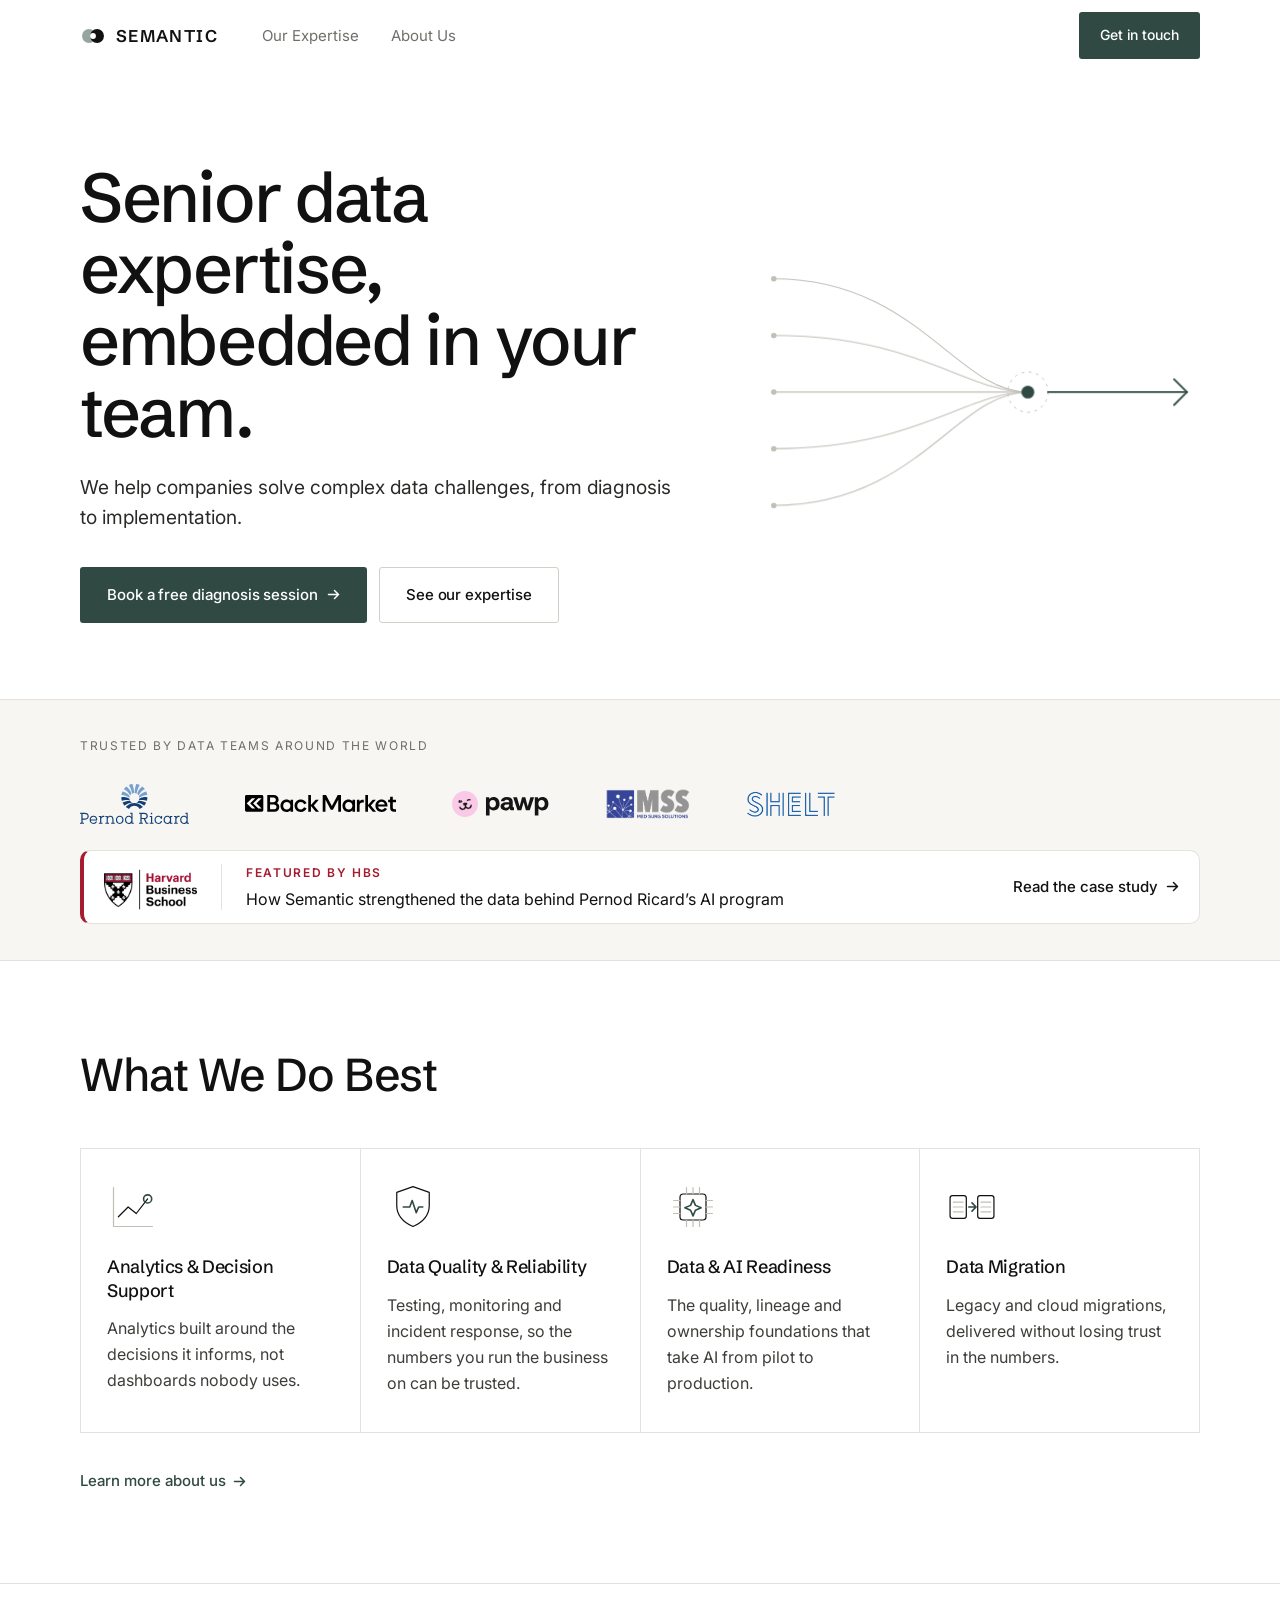
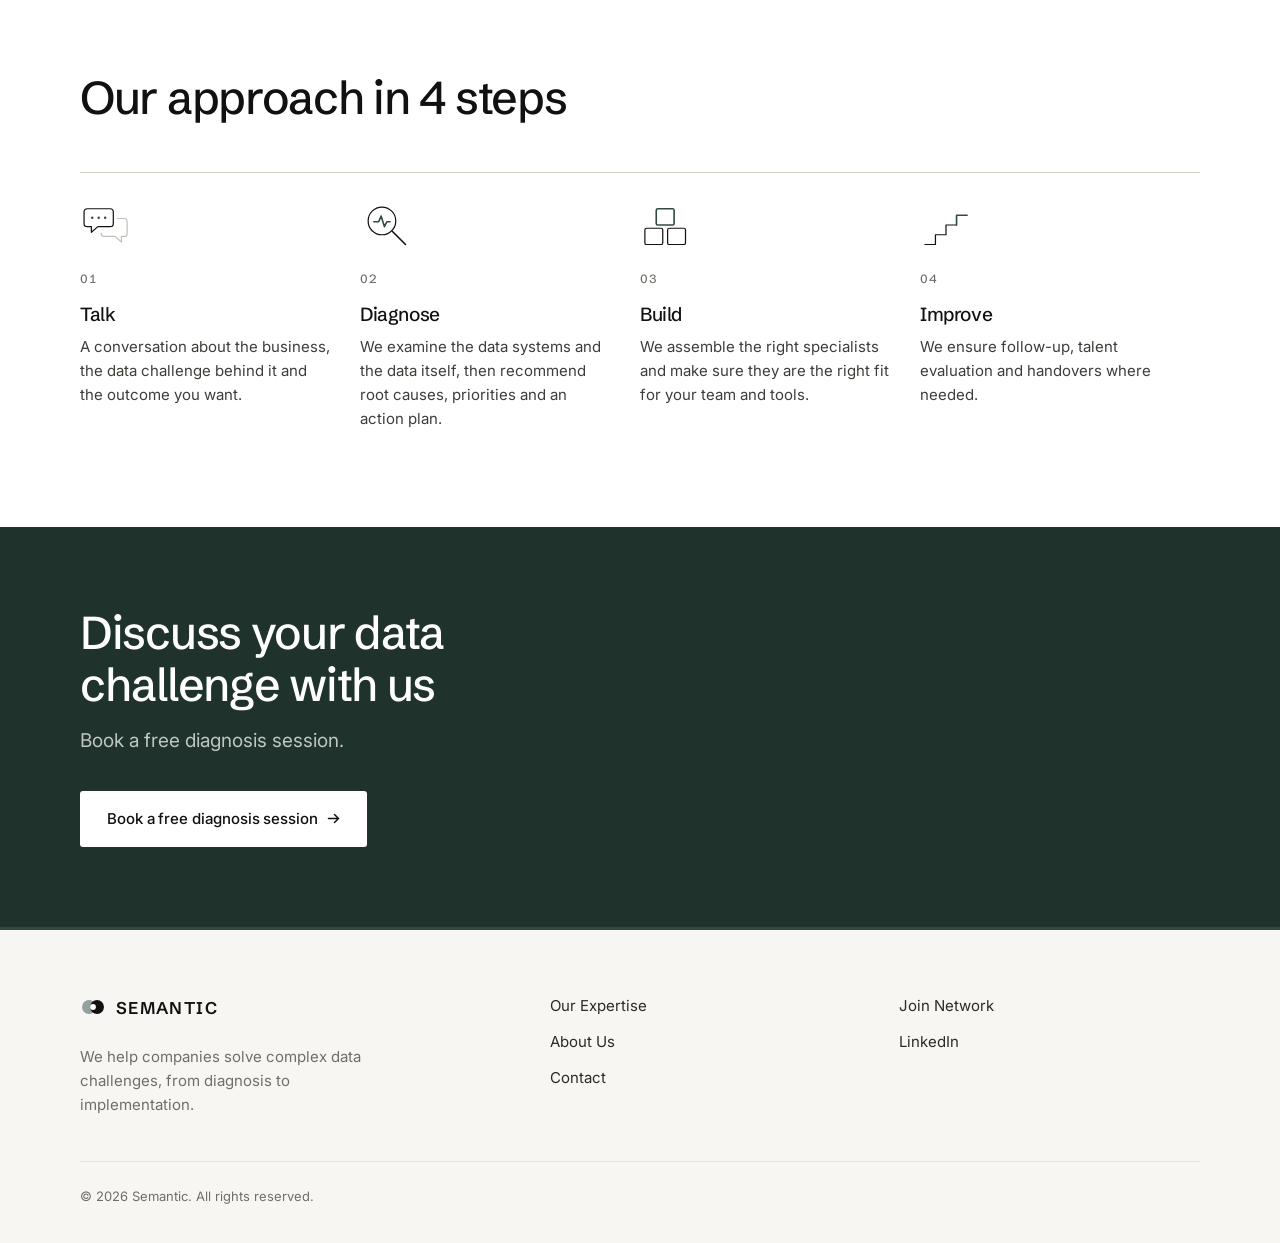
<file: index.html>
<!DOCTYPE html>
<html lang="en">
<head>
  <meta charset="UTF-8">
  <script>(function(w,d,s,l,i){w[l]=w[l]||[];w[l].push({'gtm.start':
  new Date().getTime(),event:'gtm.js'});var f=d.getElementsByTagName(s)[0],
  j=d.createElement(s),dl=l!='dataLayer'?'&l='+l:'';j.async=true;j.src=
  'https://www.googletagmanager.com/gtm.js?id='+i+dl;f.parentNode.insertBefore(j,f);
  })(window,document,'script','dataLayer','GTM-MPDV6PCG');</script>
  <meta name="viewport" content="width=device-width, initial-scale=1.0">
  <meta name="theme-color" content="#111111">

  <title>Senior Data Expertise | Semantic</title>
  <meta name="description" content="We help companies solve complex data challenges, from diagnosis to implementation.">
  <link rel="canonical" href="https://www.workwithsemantic.com/">

  <meta property="og:type" content="website">
  <meta property="og:site_name" content="Semantic">
  <meta property="og:locale" content="en_US">
  <meta property="og:url" content="https://www.workwithsemantic.com/">
  <meta property="og:title" content="Senior data expertise, embedded in your team | Semantic">
  <meta property="og:description" content="We help companies solve complex data challenges, from diagnosis to implementation.">
  <meta property="og:image" content="https://www.workwithsemantic.com/og-image.png">
  <meta property="og:image:width" content="1200">
  <meta property="og:image:height" content="630">
  <meta property="og:image:alt" content="Semantic: senior data expertise, embedded in your team. Book a free diagnosis session.">
  <meta name="twitter:card" content="summary_large_image">
  <meta name="twitter:title" content="Senior data expertise, embedded in your team | Semantic">
  <meta name="twitter:description" content="We help companies solve complex data challenges, from diagnosis to implementation.">
  <meta name="twitter:image" content="https://www.workwithsemantic.com/og-image.png">

  <link rel="icon" href="/favicon.svg" type="image/svg+xml">
  <link rel="apple-touch-icon" href="/favicon.svg">

  <link rel="preconnect" href="https://fonts.googleapis.com">
  <link rel="preconnect" href="https://fonts.gstatic.com" crossorigin>
  <link href="https://fonts.googleapis.com/css2?family=Schibsted+Grotesk:wght@400;500;600&family=Inter:wght@400;500;600&display=swap" rel="stylesheet">
  <link rel="stylesheet" href="/style.css?v=3d5f190c">
  <script type="application/ld+json">
{
  "@context": "https://schema.org",
  "@graph": [
    {
      "@context": "https://schema.org",
      "@type": "Organization",
      "@id": "https://www.workwithsemantic.com/#organization",
      "name": "Semantic",
      "url": "https://www.workwithsemantic.com/",
      "logo": "https://www.workwithsemantic.com/favicon.svg",
      "slogan": "Senior data expertise, embedded in your team.",
      "description": "Semantic is a boutique data consultancy that helps companies solve complex data challenges, from diagnosis to implementation.",
      "founder": {
        "@type": "Person",
        "name": "Pierre Sarkis",
        "jobTitle": "Founder and Principal",
        "alumniOf": {
          "@type": "CollegeOrUniversity",
          "name": "HEC Paris"
        },
        "sameAs": "https://www.linkedin.com/company/semantic-data-consulting/"
      },
      "areaServed": [
        {
          "@type": "Place",
          "name": "Europe"
        },
        {
          "@type": "Place",
          "name": "United States"
        },
        {
          "@type": "Place",
          "name": "Middle East"
        }
      ],
      "knowsAbout": [
        "Data Quality",
        "Data Reliability",
        "Data Management",
        "Data Governance",
        "Data Migration",
        "Analytics",
        "Decision Support",
        "Data Engineering",
        "AI Readiness",
        "Business Intelligence",
        "Master Data Management"
      ]
    },
    {
      "@type": "WebSite",
      "@id": "https://www.workwithsemantic.com/#website",
      "url": "https://www.workwithsemantic.com/",
      "name": "Semantic",
      "publisher": {
        "@id": "https://www.workwithsemantic.com/#organization"
      },
      "inLanguage": "en"
    },
    {
      "@type": "WebPage",
      "@id": "https://www.workwithsemantic.com/#webpage",
      "url": "https://www.workwithsemantic.com/",
      "name": "Senior Data Expertise | Semantic",
      "description": "We help companies solve complex data challenges, from diagnosis to implementation.",
      "isPartOf": {
        "@id": "https://www.workwithsemantic.com/#website"
      },
      "about": {
        "@id": "https://www.workwithsemantic.com/#organization"
      },
      "inLanguage": "en"
    },
    {
      "@type": "Service",
      "serviceType": "Data consulting",
      "provider": {
        "@id": "https://www.workwithsemantic.com/#organization"
      },
      "name": "Enterprise data consulting",
      "description": "Senior data expertise embedded in your team, from diagnosis through implementation.",
      "hasOfferCatalog": {
        "@type": "OfferCatalog",
        "name": "What we do",
        "itemListElement": [
          {
            "@type": "Offer",
            "itemOffered": {
              "@type": "Service",
              "name": "Data Quality & Reliability"
            }
          },
          {
            "@type": "Offer",
            "itemOffered": {
              "@type": "Service",
              "name": "Data & AI Readiness"
            }
          },
          {
            "@type": "Offer",
            "itemOffered": {
              "@type": "Service",
              "name": "Data Migration"
            }
          },
          {
            "@type": "Offer",
            "itemOffered": {
              "@type": "Service",
              "name": "Analytics & Decision Support"
            }
          }
        ]
      }
    }
  ]
}
  </script>
</head>
<body>
<noscript><iframe src="https://www.googletagmanager.com/ns.html?id=GTM-MPDV6PCG"
height="0" width="0" style="display:none;visibility:hidden"></iframe></noscript>

<a class="skip-link" href="#main">Skip to content</a>

<nav class="nav" aria-label="Main">
  <div class="container nav-inner">
    <a class="nav-brand" href="/" aria-label="Semantic home"><svg width="26" height="26" viewBox="0 0 32 32" fill="none" aria-hidden="true"><circle cx="11" cy="16" r="8.5" fill="#304A43" opacity="0.5"/><circle cx="21" cy="16" r="8.5" fill="#111111"/><circle cx="16" cy="16" r="3.6" fill="#FFFFFF"/></svg>Semantic</a>

    <ul class="nav-links">
      <li><a class="nav-link" href="/what-we-do/">Our Expertise</a></li>
      <li><a class="nav-link" href="/about/">About Us</a></li>
    </ul>

    <div class="nav-spacer"></div>

    <a class="btn btn--primary nav-cta" href="/contact/">Get in touch</a>

    <button class="nav-toggle" id="navToggle" type="button" aria-label="Open navigation"
            aria-expanded="false" aria-controls="mobileMenu">
      <svg width="20" height="14" viewBox="0 0 20 14" fill="none" aria-hidden="true">
        <path d="M0 1h20M0 7h20M0 13h20" stroke="currentColor" stroke-width="1.5"/>
      </svg>
    </button>
  </div>
</nav>

<div class="mobile-menu" id="mobileMenu">
  <a href="/what-we-do/">Our Expertise</a>
  <a href="/about/">About Us</a>
  <a class="btn btn--primary" href="/contact/">Get in touch</a>
</div>

<main id="main">

  <!-- HERO -->
  <section class="hero">
    <div class="container with-plate">
      <div>
        <h1 class="display">Senior data expertise, embedded in your team.</h1>
        <div class="hero-body">
          <p class="lede">We help companies solve complex data challenges, from
            diagnosis to implementation.</p>
          <div class="actions">
            <a class="btn btn--primary" href="/contact/">Book a free diagnosis session <svg width="13" height="13" viewBox="0 0 13 13" fill="none" aria-hidden="true"><path d="M1.5 6.5h10M7.5 2.5l4 4-4 4" stroke="currentColor" stroke-width="1.5" stroke-linecap="round" stroke-linejoin="round"/></svg></a>
            <a class="btn btn--ghost" href="/what-we-do/">See our expertise</a>
          </div>
        </div>
      </div>
      <div class="plate-slot"><svg class="plate" viewBox="0 0 480 300" fill="none" role="img"
     aria-label="Several lines drawn together into a single point and leaving as one">
  <g stroke="#C2BFB6" stroke-width="1.2" stroke-linecap="round">
    <path class="conv-draw" pathLength="1" style="--d:0s" d="M14 26C170 26 214 150 292 150"/>
    <path class="conv-draw" pathLength="1" style="--d:.12s" d="M14 88C170 88 224 150 292 150"/>
    <path class="conv-draw" pathLength="1" style="--d:.24s" d="M14 150h278"/>
    <path class="conv-draw" pathLength="1" style="--d:.36s" d="M14 212C170 212 224 150 292 150"/>
    <path class="conv-draw" pathLength="1" style="--d:.48s" d="M14 274C170 274 214 150 292 150"/>
  </g>

  <g fill="#C2BFB6" class="conv-fade" style="--d:.1s">
    <circle cx="14" cy="26" r="3"/>
    <circle cx="14" cy="88" r="3"/>
    <circle cx="14" cy="150" r="3"/>
    <circle cx="14" cy="212" r="3"/>
    <circle cx="14" cy="274" r="3"/>
  </g>

  <!-- the point where it is reconciled -->
  <circle class="conv-fade" style="--d:1s" cx="292" cy="150" r="22" stroke="#C2BFB6" stroke-width="1" stroke-dasharray="3 5"/>
  <circle class="conv-fade" style="--d:.9s" cx="292" cy="150" r="7" fill="#304A43"/>

  <!-- one answer out -->
  <path class="conv-draw" pathLength="1" style="--d:1.1s" d="M314 150h152" stroke="#304A43" stroke-width="2" stroke-linecap="round"/>
  <path class="conv-fade" style="--d:2s" d="M452 136l14 14-14 14" stroke="#304A43" stroke-width="2"
        stroke-linecap="round" stroke-linejoin="round"/>

  <!-- data flowing in, one dot per line, then one answer out -->
  <g class="flow-dots" fill="#304A43">
    <circle r="2.8" opacity="0"><animateMotion dur="3.4s" begin="2.2s" repeatCount="indefinite" path="M14 26C170 26 214 150 292 150"/><animate attributeName="opacity" values="0;1;1;0" keyTimes="0;.12;.85;1" dur="3.4s" begin="2.2s" repeatCount="indefinite"/></circle>
    <circle r="2.8" opacity="0"><animateMotion dur="3.4s" begin="2.8s" repeatCount="indefinite" path="M14 88C170 88 224 150 292 150"/><animate attributeName="opacity" values="0;1;1;0" keyTimes="0;.12;.85;1" dur="3.4s" begin="2.8s" repeatCount="indefinite"/></circle>
    <circle r="2.8" opacity="0"><animateMotion dur="3.4s" begin="3.4s" repeatCount="indefinite" path="M14 150h278"/><animate attributeName="opacity" values="0;1;1;0" keyTimes="0;.12;.85;1" dur="3.4s" begin="3.4s" repeatCount="indefinite"/></circle>
    <circle r="2.8" opacity="0"><animateMotion dur="3.4s" begin="4s" repeatCount="indefinite" path="M14 212C170 212 224 150 292 150"/><animate attributeName="opacity" values="0;1;1;0" keyTimes="0;.12;.85;1" dur="3.4s" begin="4s" repeatCount="indefinite"/></circle>
    <circle r="2.8" opacity="0"><animateMotion dur="3.4s" begin="4.6s" repeatCount="indefinite" path="M14 274C170 274 214 150 292 150"/><animate attributeName="opacity" values="0;1;1;0" keyTimes="0;.12;.85;1" dur="3.4s" begin="4.6s" repeatCount="indefinite"/></circle>
    <circle r="3.2" opacity="0"><animateMotion dur="2.4s" begin="3.6s" repeatCount="indefinite" path="M314 150h140"/><animate attributeName="opacity" values="0;1;1;0" keyTimes="0;.15;.8;1" dur="2.4s" begin="3.6s" repeatCount="indefinite"/></circle>
  </g>
</svg></div>
    </div>
  </section>

  <section class="clients" aria-labelledby="clients-h">
    <div class="container">
      <p class="clients-label" id="clients-h">Trusted by data teams around the world</p>
      <ul class="client-logos">
        <!-- Optically balanced, not mathematically. See logos/README.md. -->
        <li><img class="client-logo client-logo--tall" src="/logos/pernod-ricard.svg" alt="Pernod Ricard" width="1024" height="377" loading="lazy" decoding="async"></li>
        <li><img class="client-logo client-logo--wide" src="/logos/back-market.svg" alt="Back Market" width="1500" height="169" loading="lazy" decoding="async"></li>
        <li><img class="client-logo" src="/logos/pawp.svg" alt="Pawp" width="112" height="30" loading="lazy" decoding="async"></li>
        <li><img class="client-logo client-logo--dense" src="/logos/med-surg-solutions.png" alt="Med Surg Solutions" width="1804" height="670" loading="lazy" decoding="async"></li>
        <li><img class="client-logo client-logo--light" src="/logos/shelt.png" alt="Shelt" width="1291" height="380" loading="lazy" decoding="async"></li>
      </ul>
      <a class="feature-banner" href="/work/pernod-ricard/">
        <img class="feature-banner-logo" src="/logos/HBS-styleguide-primary-logo-3.png" alt="Harvard Business School" width="2000" height="990" loading="lazy" decoding="async">
        <span class="feature-banner-body">
          <span class="feature-banner-tag">Featured by HBS</span>
          <span class="feature-banner-text">How Semantic strengthened the data behind Pernod Ricard&rsquo;s AI program</span>
        </span>
        <span class="feature-banner-cta">Read the case study <svg width="13" height="13" viewBox="0 0 13 13" fill="none" aria-hidden="true"><path d="M1.5 6.5h10M7.5 2.5l4 4-4 4" stroke="currentColor" stroke-width="1.5" stroke-linecap="round" stroke-linejoin="round"/></svg></span>
      </a>
    </div>
  </section>

  <!-- WHAT WE DO -->
  <section class="section" aria-labelledby="wwd-h">
    <div class="container">
      <div class="section-head">
        <h2 class="h-xl" id="wwd-h">What We Do Best</h2>
      </div>

      <div class="grid grid--4">
        <div class="cell">
          <svg class="icon-plate" viewBox="0 0 64 64" fill="none" role="img" aria-label="A line chart ending in a decision point"
     stroke-width="1.5" stroke-linecap="round" stroke-linejoin="round">
  <path d="M8 8v48h48" stroke="#C2BFB6"/>
  <path d="M14 44l12-12 10 8 14-18" stroke="#111111"/>
  <circle cx="50" cy="22" r="5" stroke="#304A43" stroke-width="2"/></svg>
          <h3 class="h-md">Analytics &amp; Decision Support</h3>
          <p class="body">Analytics built around the decisions it informs, not dashboards nobody uses.</p>
        </div>
        <div class="cell">
          <svg class="icon-plate" viewBox="0 0 64 64" fill="none" role="img" aria-label="A shield with a pulse line through it"
     stroke-width="1.5" stroke-linecap="round" stroke-linejoin="round">
  <path d="M32 7l20 7v16c0 13-9 21-20 26C21 51 12 43 12 30V14z" stroke="#111111"/>
  <path d="M20 32h8l3-8 5 15 3-7h5" stroke="#304A43" stroke-width="2"/></svg>
          <h3 class="h-md">Data Quality &amp; Reliability</h3>
          <p class="body">Testing, monitoring and incident response, so the numbers you run the business on can be trusted.</p>
        </div>
        <div class="cell">
          <svg class="icon-plate" viewBox="0 0 64 64" fill="none" role="img" aria-label="A chip with an AI spark at its centre"
     stroke-width="1.5" stroke-linecap="round" stroke-linejoin="round">
  <rect x="16" y="16" width="32" height="32" rx="4" stroke="#111111"/>
  <path d="M24 8v8M32 8v8M40 8v8M24 48v8M32 48v8M40 48v8M8 24h8M8 32h8M8 40h8M48 24h8M48 32h8M48 40h8" stroke="#C2BFB6"/>
  <path d="M32 23l3 7 7 3-7 3-3 7-3-7-7-3 7-3z" stroke="#304A43" stroke-width="2"/></svg>
          <h3 class="h-md">Data &amp; AI Readiness</h3>
          <p class="body">The quality, lineage and ownership foundations that take AI from pilot to production.</p>
        </div>
        <div class="cell">
          <svg class="icon-plate" viewBox="0 0 64 64" fill="none" role="img" aria-label="Data moving from one system to another"
     stroke-width="1.5" stroke-linecap="round" stroke-linejoin="round">
  <rect x="5" y="18" width="20" height="28" rx="3" stroke="#111111"/>
  <path d="M9 26h12M9 32h12M9 38h12" stroke="#C2BFB6"/>
  <rect x="39" y="18" width="20" height="28" rx="3" stroke="#111111"/>
  <path d="M43 26h12M43 32h12M43 38h12" stroke="#C2BFB6"/>
  <path d="M28 32h8M32 27l5 5-5 5" stroke="#304A43" stroke-width="2"/></svg>
          <h3 class="h-md">Data Migration</h3>
          <p class="body">Legacy and cloud migrations, delivered without losing trust in the numbers.</p>
        </div>
      </div>

      <a class="link" href="/about/" style="margin-top:36px;">Learn more about us <svg width="13" height="13" viewBox="0 0 13 13" fill="none" aria-hidden="true"><path d="M1.5 6.5h10M7.5 2.5l4 4-4 4" stroke="currentColor" stroke-width="1.5" stroke-linecap="round" stroke-linejoin="round"/></svg></a>
    </div>
  </section>

  <!-- HOW WE WORK -->
  <section class="section section--ruled" aria-labelledby="how-h">
    <div class="container">
      <div class="section-head">
        <h2 class="h-xl" id="how-h">Our approach in 4 steps</h2>
      </div>
      <div class="steps">
        <div class="step">
          <svg class="icon-plate" viewBox="0 0 64 64" fill="none" role="img" aria-label="Two speech bubbles"
     stroke-width="1.5" stroke-linecap="round" stroke-linejoin="round">
  <path d="M9 12h28a4 4 0 0 1 4 4v14a4 4 0 0 1-4 4H22l-8 7v-7H9a4 4 0 0 1-4-4V16a4 4 0 0 1 4-4z" stroke="#111111"/>
  <path d="M46 24h8a4 4 0 0 1 4 4v14a4 4 0 0 1-4 4h-3v7l-8-7H30a4 4 0 0 1-4-4" stroke="#C2BFB6"/>
  <path d="M15 23h.01M23 23h.01M31 23h.01" stroke="#304A43" stroke-width="3"/></svg>
          <div class="step-num">01</div>
          <h3>Talk</h3>
          <p class="body">A conversation about the business, the data challenge behind it and the outcome you want.</p>
        </div>
        <div class="step">
          <svg class="icon-plate" viewBox="0 0 64 64" fill="none" role="img" aria-label="A magnifying glass over a pulse line"
     stroke-width="1.5" stroke-linecap="round" stroke-linejoin="round">
  <circle cx="27" cy="27" r="17" stroke="#111111"/>
  <path d="M40 40l16 16" stroke="#111111" stroke-width="2"/>
  <path d="M17 28h6l3-7 4 13 3-6h4" stroke="#304A43" stroke-width="2"/></svg>
          <div class="step-num">02</div>
          <h3>Diagnose</h3>
          <p class="body">We examine the data systems and the data itself, then recommend root causes, priorities and an action plan.</p>
        </div>
        <div class="step">
          <svg class="icon-plate" viewBox="0 0 64 64" fill="none" role="img" aria-label="Stacked building blocks"
     stroke-width="1.5" stroke-linecap="round" stroke-linejoin="round">
  <rect x="6" y="36" width="22" height="20" rx="2" stroke="#111111"/>
  <rect x="34" y="36" width="22" height="20" rx="2" stroke="#111111"/>
  <rect x="20" y="12" width="22" height="20" rx="2" stroke="#304A43" stroke-width="2"/></svg>
          <div class="step-num">03</div>
          <h3>Build</h3>
          <p class="body">We assemble the right specialists and make sure they are the right fit for your team and tools.</p>
        </div>
        <div class="step">
          <svg class="icon-plate" viewBox="0 0 64 64" fill="none" role="img" aria-label="Rising steps"
     stroke-width="1.5" stroke-linecap="round" stroke-linejoin="round">
  <path d="M6 56h13V44h13V32h13" stroke="#111111"/>
  <path d="M45 32V20h13" stroke="#304A43" stroke-width="2"/></svg>
          <div class="step-num">04</div>
          <h3>Improve</h3>
          <p class="body">We ensure follow-up, talent evaluation and handovers where needed.</p>
        </div>
      </div>
    </div>
  </section>

  <section class="cta-band">
    <div class="container">
      <h2>Discuss your data challenge with us</h2>
      <p>Book a free diagnosis session.</p>
      <div class="actions">
        <a class="btn btn--light" href="/contact/">Book a free diagnosis session <svg width="13" height="13" viewBox="0 0 13 13" fill="none" aria-hidden="true"><path d="M1.5 6.5h10M7.5 2.5l4 4-4 4" stroke="currentColor" stroke-width="1.5" stroke-linecap="round" stroke-linejoin="round"/></svg></a>
      </div>
    </div>
  </section>

</main>

<footer class="footer">
  <div class="container">
    <div class="footer-top">
      <div>
        <a class="footer-brand" href="/" aria-label="Semantic home"><svg width="26" height="26" viewBox="0 0 32 32" fill="none" aria-hidden="true"><circle cx="11" cy="16" r="8.5" fill="#304A43" opacity="0.5"/><circle cx="21" cy="16" r="8.5" fill="#111111"/><circle cx="16" cy="16" r="3.6" fill="#FFFFFF"/></svg>Semantic</a>
        <p class="footer-tag">We help companies solve complex data challenges, from
          diagnosis to implementation.</p>
      </div>
      <div class="footer-col">
        <ul>
          <li><a href="/what-we-do/">Our Expertise</a></li>
          <li><a href="/about/">About Us</a></li>
          <li><a href="/contact/">Contact</a></li>
        </ul>
      </div>
      <div class="footer-col">
        <ul>
          <li><a href="/join-network/">Join Network</a></li>
          <li><a href="https://www.linkedin.com/company/semantic-data-consulting/" rel="noopener">LinkedIn</a></li>
        </ul>
      </div>
    </div>
    <div class="footer-bottom">
      <span>&copy; 2026 Semantic. All rights reserved.</span>
    </div>
  </div>
</footer>

<script src="/main.js?v=3c5e2ac1" defer></script>
</body>
</html>
</file>
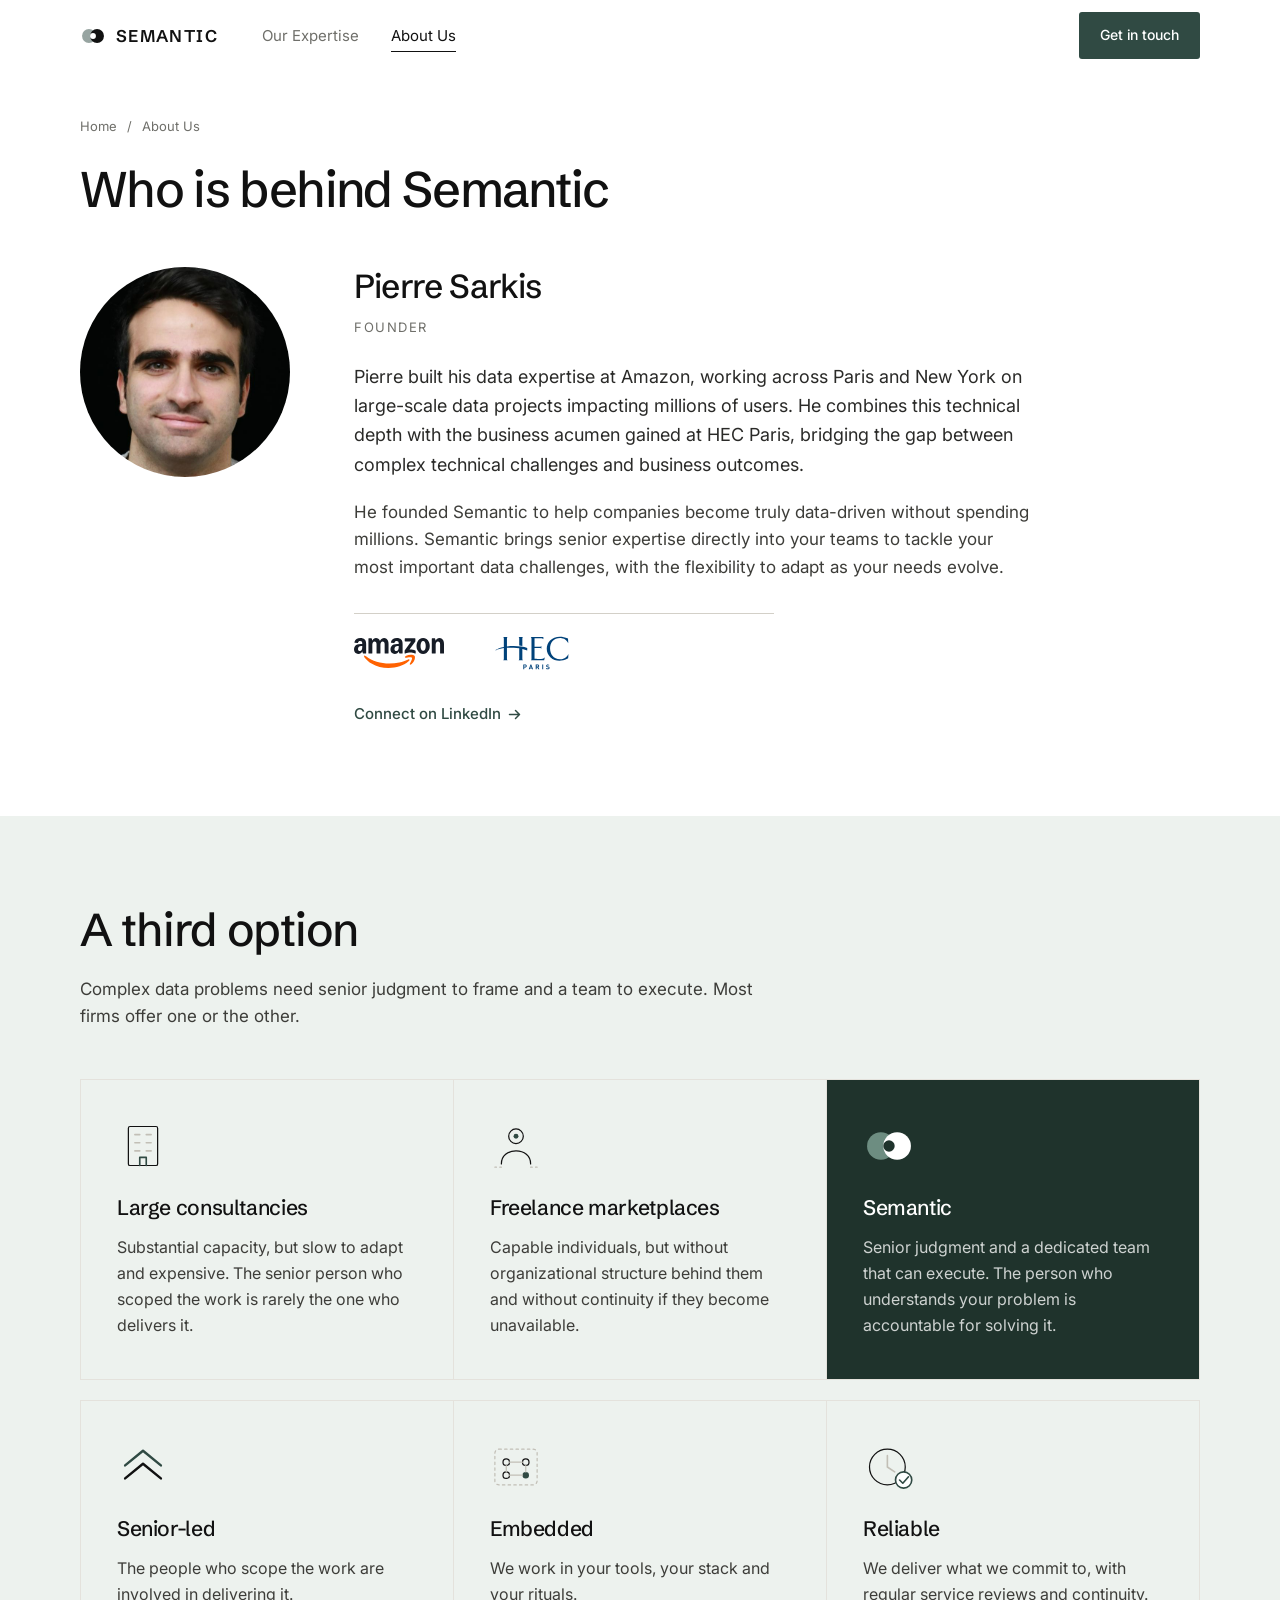
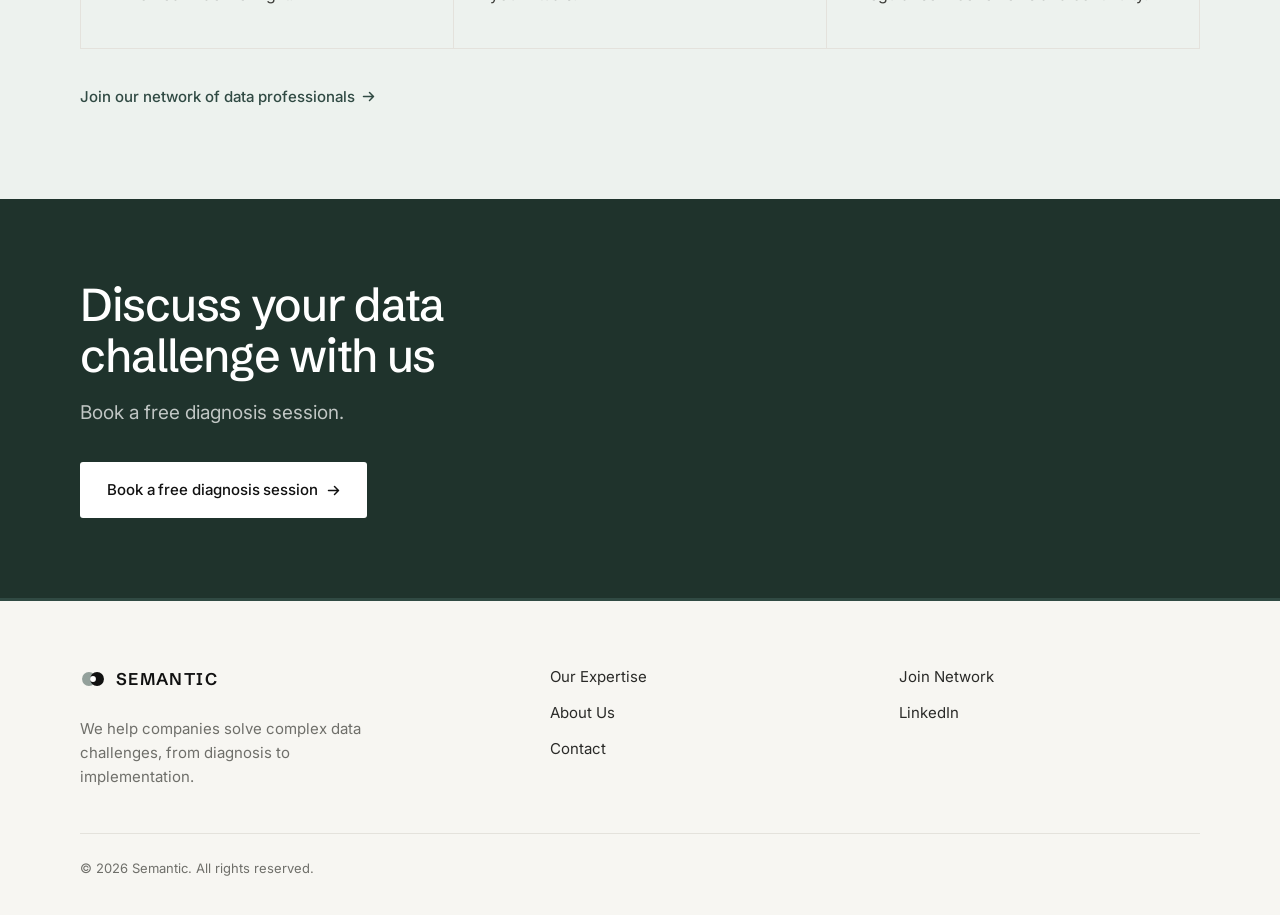
<file: about/index.html>
<!DOCTYPE html>
<html lang="en">
<head>
  <meta charset="UTF-8">
  <script>(function(w,d,s,l,i){w[l]=w[l]||[];w[l].push({'gtm.start':
  new Date().getTime(),event:'gtm.js'});var f=d.getElementsByTagName(s)[0],
  j=d.createElement(s),dl=l!='dataLayer'?'&l='+l:'';j.async=true;j.src=
  'https://www.googletagmanager.com/gtm.js?id='+i+dl;f.parentNode.insertBefore(j,f);
  })(window,document,'script','dataLayer','GTM-MPDV6PCG');</script>
  <meta name="viewport" content="width=device-width, initial-scale=1.0">
  <meta name="theme-color" content="#111111">

  <title>About Semantic | Founded by Pierre Sarkis</title>
  <meta name="description" content="Senior data expertise with the execution capacity of a dedicated team. Founded by Pierre Sarkis, formerly of Amazon and a graduate of HEC Paris.">
  <link rel="canonical" href="https://www.workwithsemantic.com/about/">

  <meta property="og:type" content="website">
  <meta property="og:site_name" content="Semantic">
  <meta property="og:locale" content="en_US">
  <meta property="og:url" content="https://www.workwithsemantic.com/about/">
  <meta property="og:title" content="About Semantic | Founded by Pierre Sarkis">
  <meta property="og:description" content="Senior data expertise with the execution capacity of a dedicated team. Founded by Pierre Sarkis, formerly of Amazon and a graduate of HEC Paris.">
  <meta property="og:image" content="https://www.workwithsemantic.com/og-image.png">
  <meta property="og:image:width" content="1200">
  <meta property="og:image:height" content="630">
  <meta property="og:image:alt" content="Semantic: senior data expertise, embedded in your team. Book a free diagnosis session.">
  <meta name="twitter:card" content="summary_large_image">
  <meta name="twitter:title" content="About Semantic | Founded by Pierre Sarkis">
  <meta name="twitter:description" content="Senior data expertise with the execution capacity of a dedicated team. Founded by Pierre Sarkis, formerly of Amazon and a graduate of HEC Paris.">
  <meta name="twitter:image" content="https://www.workwithsemantic.com/og-image.png">

  <link rel="icon" href="/favicon.svg" type="image/svg+xml">
  <link rel="apple-touch-icon" href="/favicon.svg">

  <link rel="preconnect" href="https://fonts.googleapis.com">
  <link rel="preconnect" href="https://fonts.gstatic.com" crossorigin>
  <link href="https://fonts.googleapis.com/css2?family=Schibsted+Grotesk:wght@400;500;600&family=Inter:wght@400;500;600&display=swap" rel="stylesheet">
  <link rel="stylesheet" href="/style.css?v=3d5f190c">
  <script type="application/ld+json">
{
  "@context": "https://schema.org",
  "@graph": [
    {
      "@context": "https://schema.org",
      "@type": "Organization",
      "@id": "https://www.workwithsemantic.com/#organization",
      "name": "Semantic",
      "url": "https://www.workwithsemantic.com/",
      "logo": "https://www.workwithsemantic.com/favicon.svg",
      "slogan": "Senior data expertise, embedded in your team.",
      "description": "Semantic is a boutique data consultancy that helps companies solve complex data challenges, from diagnosis to implementation.",
      "founder": {
        "@type": "Person",
        "name": "Pierre Sarkis",
        "jobTitle": "Founder and Principal",
        "alumniOf": {
          "@type": "CollegeOrUniversity",
          "name": "HEC Paris"
        },
        "sameAs": "https://www.linkedin.com/company/semantic-data-consulting/"
      },
      "areaServed": [
        {
          "@type": "Place",
          "name": "Europe"
        },
        {
          "@type": "Place",
          "name": "United States"
        },
        {
          "@type": "Place",
          "name": "Middle East"
        }
      ],
      "knowsAbout": [
        "Data Quality",
        "Data Reliability",
        "Data Management",
        "Data Governance",
        "Data Migration",
        "Analytics",
        "Decision Support",
        "Data Engineering",
        "AI Readiness",
        "Business Intelligence",
        "Master Data Management"
      ]
    },
    {
      "@type": "WebSite",
      "@id": "https://www.workwithsemantic.com/#website",
      "url": "https://www.workwithsemantic.com/",
      "name": "Semantic",
      "publisher": {
        "@id": "https://www.workwithsemantic.com/#organization"
      },
      "inLanguage": "en"
    },
    {
      "@type": "AboutPage",
      "@id": "https://www.workwithsemantic.com/about/#webpage",
      "url": "https://www.workwithsemantic.com/about/",
      "name": "About Semantic",
      "description": "Semantic combines senior data expertise with the execution capacity of a dedicated team.",
      "inLanguage": "en",
      "isPartOf": {
        "@id": "https://www.workwithsemantic.com/#website"
      },
      "about": {
        "@id": "https://www.workwithsemantic.com/#organization"
      },
      "mainEntity": {
        "@type": "Person",
        "name": "Pierre Sarkis",
        "jobTitle": "Founder and Principal",
        "worksFor": {
          "@id": "https://www.workwithsemantic.com/#organization"
        },
        "alumniOf": {
          "@type": "CollegeOrUniversity",
          "name": "HEC Paris"
        },
        "image": "https://www.workwithsemantic.com/pierre-sarkis.jpeg",
        "sameAs": "https://www.linkedin.com/company/semantic-data-consulting/"
      }
    },
    {
      "@type": "BreadcrumbList",
      "itemListElement": [
        {
          "@type": "ListItem",
          "position": 1,
          "name": "Home",
          "item": "https://www.workwithsemantic.com/"
        },
        {
          "@type": "ListItem",
          "position": 2,
          "name": "About Us",
          "item": "https://www.workwithsemantic.com/about/"
        }
      ]
    }
  ]
}
  </script>
</head>
<body>
<noscript><iframe src="https://www.googletagmanager.com/ns.html?id=GTM-MPDV6PCG"
height="0" width="0" style="display:none;visibility:hidden"></iframe></noscript>

<a class="skip-link" href="#main">Skip to content</a>

<nav class="nav" aria-label="Main">
  <div class="container nav-inner">
    <a class="nav-brand" href="/" aria-label="Semantic home"><svg width="26" height="26" viewBox="0 0 32 32" fill="none" aria-hidden="true"><circle cx="11" cy="16" r="8.5" fill="#304A43" opacity="0.5"/><circle cx="21" cy="16" r="8.5" fill="#111111"/><circle cx="16" cy="16" r="3.6" fill="#FFFFFF"/></svg>Semantic</a>

    <ul class="nav-links">
      <li><a class="nav-link" href="/what-we-do/">Our Expertise</a></li>
      <li><a class="nav-link" href="/about/" aria-current="page">About Us</a></li>
    </ul>

    <div class="nav-spacer"></div>

    <a class="btn btn--primary nav-cta" href="/contact/">Get in touch</a>

    <button class="nav-toggle" id="navToggle" type="button" aria-label="Open navigation"
            aria-expanded="false" aria-controls="mobileMenu">
      <svg width="20" height="14" viewBox="0 0 20 14" fill="none" aria-hidden="true">
        <path d="M0 1h20M0 7h20M0 13h20" stroke="currentColor" stroke-width="1.5"/>
      </svg>
    </button>
  </div>
</nav>

<div class="mobile-menu" id="mobileMenu">
  <a href="/what-we-do/">Our Expertise</a>
  <a href="/about/" aria-current="page">About Us</a>
  <a class="btn btn--primary" href="/contact/">Get in touch</a>
</div>

<main id="main">

  <section class="hero hero--page">
    <div class="container">
      <nav class="crumbs" aria-label="Breadcrumb">
        <a href="/">Home</a><span aria-hidden="true">/</span><span>About Us</span>
      </nav>
      <h1 class="display" style="max-width:none;">Who is behind Semantic</h1>
    </div>
  </section>

  <!-- FOUNDER -->
  <section class="section section--tight section--flush" aria-labelledby="founder-h">
    <div class="container">
      <div class="founder">
        <img class="founder-photo" id="founderPhoto" src="/pierre-sarkis.jpeg"
             alt="Pierre Sarkis, founder of Semantic" width="576" height="576"
             data-monogram="PS" loading="lazy" decoding="async">
        <div>
          <h2 class="h-lg" id="founder-h">Pierre Sarkis</h2>
          <p class="founder-role">Founder</p>

          <p class="body" style="font-size:18px;color:var(--ink-soft);">Pierre built his
            data expertise at Amazon, working across Paris and New York on large-scale
            data projects impacting millions of users. He combines this technical depth with
            the business acumen gained at HEC Paris, bridging the gap between complex
            technical challenges and business outcomes.</p>

          <p class="body" style="margin-top:20px;">He founded Semantic to help companies
            become truly data-driven without spending millions. Semantic brings senior
            expertise directly into your teams to tackle your most important data
            challenges, with the flexibility to adapt as your needs evolve.</p>

          <div class="cred-row" style="margin-top:32px;">
            <div><img class="fact-mark" src="/logos/amazon.svg" alt="Amazon" width="399" height="133" decoding="async"></div>
            <div><img class="fact-mark fact-mark--tall" src="/logos/hec-paris.svg" alt="HEC Paris" width="193" height="101" decoding="async"></div>
          </div>

          <a class="link" href="https://www.linkedin.com/company/semantic-data-consulting/" rel="noopener" style="margin-top:28px;">Connect on LinkedIn <svg width="13" height="13" viewBox="0 0 13 13" fill="none" aria-hidden="true"><path d="M1.5 6.5h10M7.5 2.5l4 4-4 4" stroke="currentColor" stroke-width="1.5" stroke-linecap="round" stroke-linejoin="round"/></svg></a>
        </div>
      </div>
    </div>
  </section>

  <!-- WHY SEMANTIC -->
  <section class="section section--mint" aria-labelledby="why-h">
    <div class="container">
      <div class="section-head">
        <h2 class="h-xl" id="why-h">A third option</h2>
        <p class="body">Complex data problems need senior judgment to frame and a team to
          execute. Most firms offer one or the other.</p>
      </div>

      <div class="grid grid--3">
        <div class="cell">
          <svg class="icon-plate" viewBox="0 0 64 64" fill="none" role="img" aria-label="A large office building"
     stroke-width="1.5" stroke-linecap="round" stroke-linejoin="round">
  <rect x="14" y="8" width="36" height="48" rx="2" stroke="#111111"/>
  <path d="M22 18h6M36 18h6M22 28h6M36 28h6M22 38h6M36 38h6" stroke="#C2BFB6" stroke-width="2"/>
  <path d="M28 56V46h8v10" stroke="#304A43" stroke-width="2"/></svg>
          <h3 class="h-md">Large consultancies</h3>
          <p class="body">Substantial capacity, but slow to adapt and expensive. The senior person who scoped the work is rarely the one who delivers it.</p>
        </div>
        <div class="cell">
          <svg class="icon-plate" viewBox="0 0 64 64" fill="none" role="img" aria-label="A single person on their own"
     stroke-width="1.5" stroke-linecap="round" stroke-linejoin="round">
  <circle cx="32" cy="20" r="9" stroke="#111111"/>
  <path d="M14 54c0-10 8-16 18-16s18 6 18 16" stroke="#111111"/>
  <path d="M6 58h8M50 58h8" stroke="#C2BFB6" stroke-dasharray="2 4"/>
  <circle cx="32" cy="20" r="3" fill="#304A43" stroke="none"/></svg>
          <h3 class="h-md">Freelance marketplaces</h3>
          <p class="body">Capable individuals, but without organizational structure behind them and without continuity if they become unavailable.</p>
        </div>
        <div class="cell cell--accent">
          <svg class="icon-plate" viewBox="0 0 64 64" fill="none" role="img" aria-label="The Semantic mark"
     stroke-width="1.5" stroke-linecap="round" stroke-linejoin="round">
  <circle cx="22" cy="32" r="17" fill="#8FB3A5" opacity="0.7" stroke="none"/>
  <circle cx="42" cy="32" r="17" fill="#FFFFFF" stroke="none"/>
  <circle cx="32" cy="32" r="7" fill="#1F332C" stroke="none"/></svg>
          <h3 class="h-md">Semantic</h3>
          <p class="body">Senior judgment and a dedicated team that can execute. The person who understands your problem is accountable for solving it.</p>
        </div>
      </div>

      <div class="grid grid--3" style="margin-top:20px;">
        <div class="cell">
          <svg class="icon-plate" viewBox="0 0 64 64" fill="none" role="img" aria-label="Two chevron stripes, like a military rank insignia"
     stroke-width="1.5" stroke-linecap="round" stroke-linejoin="round">
  <path d="M10 30l22-18 22 18" stroke="#304A43" stroke-width="3"/>
  <path d="M10 46l22-18 22 18" stroke="#111111" stroke-width="3"/></svg>
          <h3 class="h-md">Senior-led</h3>
          <p class="body">The people who scope the work are involved in delivering it.</p>
        </div>
        <div class="cell">
          <svg class="icon-plate" viewBox="0 0 64 64" fill="none" role="img" aria-label="A member placed inside a team"
     stroke-width="1.5" stroke-linecap="round" stroke-linejoin="round">
  <rect x="6" y="10" width="52" height="44" rx="5" stroke="#C2BFB6" stroke-dasharray="3 4"/>
  <circle cx="20" cy="26" r="4" stroke="#111111"/>
  <circle cx="44" cy="26" r="4" stroke="#111111"/>
  <circle cx="20" cy="42" r="4" stroke="#111111"/>
  <circle cx="44" cy="42" r="4" fill="#304A43" stroke="none"/>
  <path d="M24 26h16M24 42h16M20 30v8M44 30v8" stroke="#C2BFB6"/></svg>
          <h3 class="h-md">Embedded</h3>
          <p class="body">We work in your tools, your stack and your rituals.</p>
        </div>
        <div class="cell">
          <svg class="icon-plate" viewBox="0 0 64 64" fill="none" role="img" aria-label="A clock with a check mark: delivery you can count on"
     stroke-width="1.5" stroke-linecap="round" stroke-linejoin="round">
  <circle cx="30" cy="32" r="22" stroke="#111111"/>
  <path d="M30 18v14l9 6" stroke="#C2BFB6" stroke-width="2"/>
  <circle cx="50" cy="48" r="10" fill="#FFFFFF" stroke="#304A43" stroke-width="2"/>
  <path d="M45 48l4 4 7-8" stroke="#304A43" stroke-width="2"/></svg>
          <h3 class="h-md">Reliable</h3>
          <p class="body">We deliver what we commit to, with regular service reviews and continuity.</p>
        </div>
      </div>
      <a class="link" href="/join-network/" style="margin-top:36px;">Join our network of data professionals <svg width="13" height="13" viewBox="0 0 13 13" fill="none" aria-hidden="true"><path d="M1.5 6.5h10M7.5 2.5l4 4-4 4" stroke="currentColor" stroke-width="1.5" stroke-linecap="round" stroke-linejoin="round"/></svg></a>
    </div>
  </section>


  <section class="cta-band">
    <div class="container">
      <h2>Discuss your data challenge with us</h2>
      <p>Book a free diagnosis session.</p>
      <div class="actions">
        <a class="btn btn--light" href="/contact/">Book a free diagnosis session <svg width="13" height="13" viewBox="0 0 13 13" fill="none" aria-hidden="true"><path d="M1.5 6.5h10M7.5 2.5l4 4-4 4" stroke="currentColor" stroke-width="1.5" stroke-linecap="round" stroke-linejoin="round"/></svg></a>
      </div>
    </div>
  </section>

</main>

<footer class="footer">
  <div class="container">
    <div class="footer-top">
      <div>
        <a class="footer-brand" href="/" aria-label="Semantic home"><svg width="26" height="26" viewBox="0 0 32 32" fill="none" aria-hidden="true"><circle cx="11" cy="16" r="8.5" fill="#304A43" opacity="0.5"/><circle cx="21" cy="16" r="8.5" fill="#111111"/><circle cx="16" cy="16" r="3.6" fill="#FFFFFF"/></svg>Semantic</a>
        <p class="footer-tag">We help companies solve complex data challenges, from
          diagnosis to implementation.</p>
      </div>
      <div class="footer-col">
        <ul>
          <li><a href="/what-we-do/">Our Expertise</a></li>
          <li><a href="/about/">About Us</a></li>
          <li><a href="/contact/">Contact</a></li>
        </ul>
      </div>
      <div class="footer-col">
        <ul>
          <li><a href="/join-network/">Join Network</a></li>
          <li><a href="https://www.linkedin.com/company/semantic-data-consulting/" rel="noopener">LinkedIn</a></li>
        </ul>
      </div>
    </div>
    <div class="footer-bottom">
      <span>&copy; 2026 Semantic. All rights reserved.</span>
    </div>
  </div>
</footer>

<script src="/main.js?v=3c5e2ac1" defer></script>
</body>
</html>
</file>
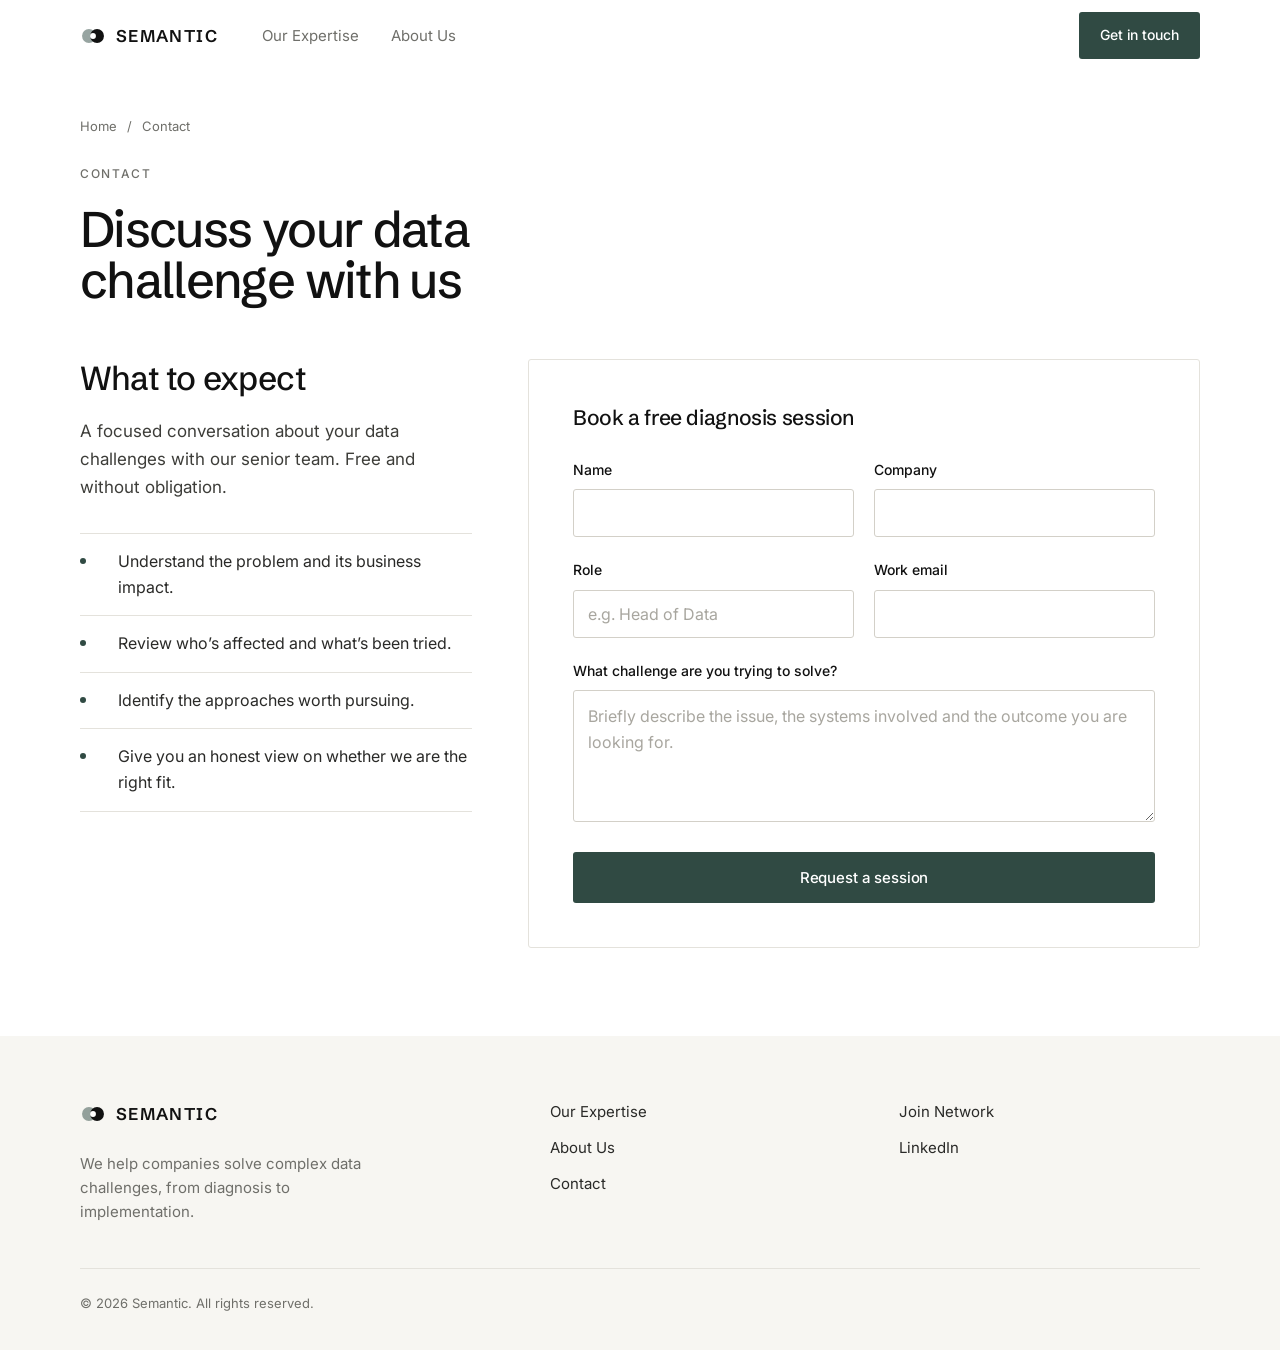
<file: contact/index.html>
<!DOCTYPE html>
<html lang="en">
<head>
  <meta charset="UTF-8">
  <script>(function(w,d,s,l,i){w[l]=w[l]||[];w[l].push({'gtm.start':
  new Date().getTime(),event:'gtm.js'});var f=d.getElementsByTagName(s)[0],
  j=d.createElement(s),dl=l!='dataLayer'?'&l='+l:'';j.async=true;j.src=
  'https://www.googletagmanager.com/gtm.js?id='+i+dl;f.parentNode.insertBefore(j,f);
  })(window,document,'script','dataLayer','GTM-MPDV6PCG');</script>
  <meta name="viewport" content="width=device-width, initial-scale=1.0">
  <meta name="theme-color" content="#111111">

  <title>Contact Semantic | Book a free diagnosis session</title>
  <meta name="description" content="Start with a free advisory conversation. Tell us the data problem you are trying to solve and we will tell you what it takes to fix it.">
  <link rel="canonical" href="https://www.workwithsemantic.com/contact/">

  <meta property="og:type" content="website">
  <meta property="og:site_name" content="Semantic">
  <meta property="og:locale" content="en_US">
  <meta property="og:url" content="https://www.workwithsemantic.com/contact/">
  <meta property="og:title" content="Contact Semantic | Book a free diagnosis session">
  <meta property="og:description" content="Start with a free advisory conversation. Tell us the data problem you are trying to solve and we will tell you what it takes to fix it.">
  <meta property="og:image" content="https://www.workwithsemantic.com/og-image.png">
  <meta property="og:image:width" content="1200">
  <meta property="og:image:height" content="630">
  <meta property="og:image:alt" content="Semantic: senior data expertise, embedded in your team. Book a free diagnosis session.">
  <meta name="twitter:card" content="summary_large_image">
  <meta name="twitter:title" content="Contact Semantic | Book a free diagnosis session">
  <meta name="twitter:description" content="Start with a free advisory conversation. Tell us the data problem you are trying to solve and we will tell you what it takes to fix it.">
  <meta name="twitter:image" content="https://www.workwithsemantic.com/og-image.png">

  <link rel="icon" href="/favicon.svg" type="image/svg+xml">
  <link rel="apple-touch-icon" href="/favicon.svg">

  <link rel="preconnect" href="https://fonts.googleapis.com">
  <link rel="preconnect" href="https://fonts.gstatic.com" crossorigin>
  <link href="https://fonts.googleapis.com/css2?family=Schibsted+Grotesk:wght@400;500;600&family=Inter:wght@400;500;600&display=swap" rel="stylesheet">
  <link rel="stylesheet" href="/style.css?v=3d5f190c">
  <script type="application/ld+json">
{
  "@context": "https://schema.org",
  "@graph": [
    {
      "@context": "https://schema.org",
      "@type": "Organization",
      "@id": "https://www.workwithsemantic.com/#organization",
      "name": "Semantic",
      "url": "https://www.workwithsemantic.com/",
      "logo": "https://www.workwithsemantic.com/favicon.svg",
      "slogan": "Senior data expertise, embedded in your team.",
      "description": "Semantic is a boutique data consultancy that helps companies solve complex data challenges, from diagnosis to implementation.",
      "founder": {
        "@type": "Person",
        "name": "Pierre Sarkis",
        "jobTitle": "Founder and Principal",
        "alumniOf": {
          "@type": "CollegeOrUniversity",
          "name": "HEC Paris"
        },
        "sameAs": "https://www.linkedin.com/company/semantic-data-consulting/"
      },
      "areaServed": [
        {
          "@type": "Place",
          "name": "Europe"
        },
        {
          "@type": "Place",
          "name": "United States"
        },
        {
          "@type": "Place",
          "name": "Middle East"
        }
      ],
      "knowsAbout": [
        "Data Quality",
        "Data Reliability",
        "Data Management",
        "Data Governance",
        "Data Migration",
        "Analytics",
        "Decision Support",
        "Data Engineering",
        "AI Readiness",
        "Business Intelligence",
        "Master Data Management"
      ]
    },
    {
      "@type": "WebSite",
      "@id": "https://www.workwithsemantic.com/#website",
      "url": "https://www.workwithsemantic.com/",
      "name": "Semantic",
      "publisher": {
        "@id": "https://www.workwithsemantic.com/#organization"
      },
      "inLanguage": "en"
    },
    {
      "@type": "ContactPage",
      "@id": "https://www.workwithsemantic.com/contact/#webpage",
      "url": "https://www.workwithsemantic.com/contact/",
      "name": "Contact | Semantic",
      "description": "Start with a free advisory conversation about the data problem you are trying to solve.",
      "inLanguage": "en",
      "isPartOf": {
        "@id": "https://www.workwithsemantic.com/#website"
      },
      "about": {
        "@id": "https://www.workwithsemantic.com/#organization"
      }
    },
    {
      "@type": "BreadcrumbList",
      "itemListElement": [
        {
          "@type": "ListItem",
          "position": 1,
          "name": "Home",
          "item": "https://www.workwithsemantic.com/"
        },
        {
          "@type": "ListItem",
          "position": 2,
          "name": "Contact",
          "item": "https://www.workwithsemantic.com/contact/"
        }
      ]
    }
  ]
}
  </script>
</head>
<body>
<noscript><iframe src="https://www.googletagmanager.com/ns.html?id=GTM-MPDV6PCG"
height="0" width="0" style="display:none;visibility:hidden"></iframe></noscript>

<a class="skip-link" href="#main">Skip to content</a>

<nav class="nav" aria-label="Main">
  <div class="container nav-inner">
    <a class="nav-brand" href="/" aria-label="Semantic home"><svg width="26" height="26" viewBox="0 0 32 32" fill="none" aria-hidden="true"><circle cx="11" cy="16" r="8.5" fill="#304A43" opacity="0.5"/><circle cx="21" cy="16" r="8.5" fill="#111111"/><circle cx="16" cy="16" r="3.6" fill="#FFFFFF"/></svg>Semantic</a>

    <ul class="nav-links">
      <li><a class="nav-link" href="/what-we-do/">Our Expertise</a></li>
      <li><a class="nav-link" href="/about/">About Us</a></li>
    </ul>

    <div class="nav-spacer"></div>

    <a class="btn btn--primary nav-cta" href="/contact/">Get in touch</a>

    <button class="nav-toggle" id="navToggle" type="button" aria-label="Open navigation"
            aria-expanded="false" aria-controls="mobileMenu">
      <svg width="20" height="14" viewBox="0 0 20 14" fill="none" aria-hidden="true">
        <path d="M0 1h20M0 7h20M0 13h20" stroke="currentColor" stroke-width="1.5"/>
      </svg>
    </button>
  </div>
</nav>

<div class="mobile-menu" id="mobileMenu">
  <a href="/what-we-do/">Our Expertise</a>
  <a href="/about/">About Us</a>
  <a class="btn btn--primary" href="/contact/">Get in touch</a>
</div>

<main id="main">

  <section class="hero hero--page">
    <div class="container">
      <nav class="crumbs" aria-label="Breadcrumb">
        <a href="/">Home</a><span aria-hidden="true">/</span><span>Contact</span>
      </nav>
      <p class="eyebrow">Contact</p>
      <h1 class="display">Discuss your data challenge with us</h1>
    </div>
  </section>

  <section class="section section--tight" style="padding-top:0;" aria-labelledby="book-h">
    <div class="container">
      <div class="split split--contact">
        <div>
          <h2 class="h-lg" id="book-h">What to expect</h2>
          <p class="body" style="margin-top:20px;">A focused conversation about your
            data challenges with our senior team. Free and without obligation.</p>

          <ul class="points" style="margin-top:32px;">
            <li>Understand the problem and its business impact.</li>
            <li>Review who’s affected and what’s been tried.</li>
            <li>Identify the approaches worth pursuing.</li>
            <li>Give you an honest view on whether we are the right fit.</li>
          </ul>

        </div>

        <div class="contact-form-col">
          <!-- If a scheduling tool is adopted later, its embed drops in here and the
               form below becomes the fallback for people who would rather write. -->
          <div class="form-panel">
            <form id="contactForm" novalidate>
              <h2 class="h-md" style="margin-bottom:28px;">Book a free diagnosis session</h2>

              <div class="form-row">
                <div class="field">
                  <label for="name">Name</label>
                  <input type="text" id="name" name="name" autocomplete="name" required>
                </div>
                <div class="field">
                  <label for="company">Company</label>
                  <input type="text" id="company" name="company" autocomplete="organization" required>
                </div>
              </div>

              <div class="form-row">
                <div class="field">
                  <label for="role">Role</label>
                  <input type="text" id="role" name="role" autocomplete="organization-title"
                         placeholder="e.g. Head of Data">
                </div>
                <div class="field">
                  <label for="email">Work email</label>
                  <input type="email" id="email" name="email" autocomplete="email" required>
                </div>
              </div>

              <div class="field">
                <label for="problem">What challenge are you trying to solve?</label>
                <textarea id="problem" name="problem" required
                          placeholder="Briefly describe the issue, the systems involved and the outcome you are looking for."></textarea>
              </div>

              <!-- Honeypot. Named botcheck because Web3Forms rejects submissions carrying
                   it, so a bot that gets past the browser is stopped again server-side. -->
              <div class="hp-field" aria-hidden="true">
                <label for="hp">Do not fill this in</label>
                <input type="checkbox" id="hp" name="botcheck" tabindex="-1" autocomplete="off">
              </div>

              <button class="btn btn--primary" type="submit" id="formSubmit"
                      style="width:100%;">Request a session</button>
            </form>

            <p class="form-status" id="formStatus" hidden></p>

            <div class="form-success" id="formSuccess" hidden>
              <h3 class="h-md" data-success-title>Thank you, your request has been received</h3>
              <p class="body" data-success-body>We will review it and reply within one
                business day, usually with a proposed time to talk.</p>
            </div>
          </div>
        </div>
      </div>
    </div>
  </section>

</main>

<footer class="footer footer--plain">
  <div class="container">
    <div class="footer-top">
      <div>
        <a class="footer-brand" href="/" aria-label="Semantic home"><svg width="26" height="26" viewBox="0 0 32 32" fill="none" aria-hidden="true"><circle cx="11" cy="16" r="8.5" fill="#304A43" opacity="0.5"/><circle cx="21" cy="16" r="8.5" fill="#111111"/><circle cx="16" cy="16" r="3.6" fill="#FFFFFF"/></svg>Semantic</a>
        <p class="footer-tag">We help companies solve complex data challenges, from
          diagnosis to implementation.</p>
      </div>
      <div class="footer-col">
        <ul>
          <li><a href="/what-we-do/">Our Expertise</a></li>
          <li><a href="/about/">About Us</a></li>
          <li><a href="/contact/">Contact</a></li>
        </ul>
      </div>
      <div class="footer-col">
        <ul>
          <li><a href="/join-network/">Join Network</a></li>
          <li><a href="https://www.linkedin.com/company/semantic-data-consulting/" rel="noopener">LinkedIn</a></li>
        </ul>
      </div>
    </div>
    <div class="footer-bottom">
      <span>&copy; 2026 Semantic. All rights reserved.</span>
    </div>
  </div>
</footer>

<script src="/main.js?v=3c5e2ac1" defer></script>
</body>
</html>
</file>
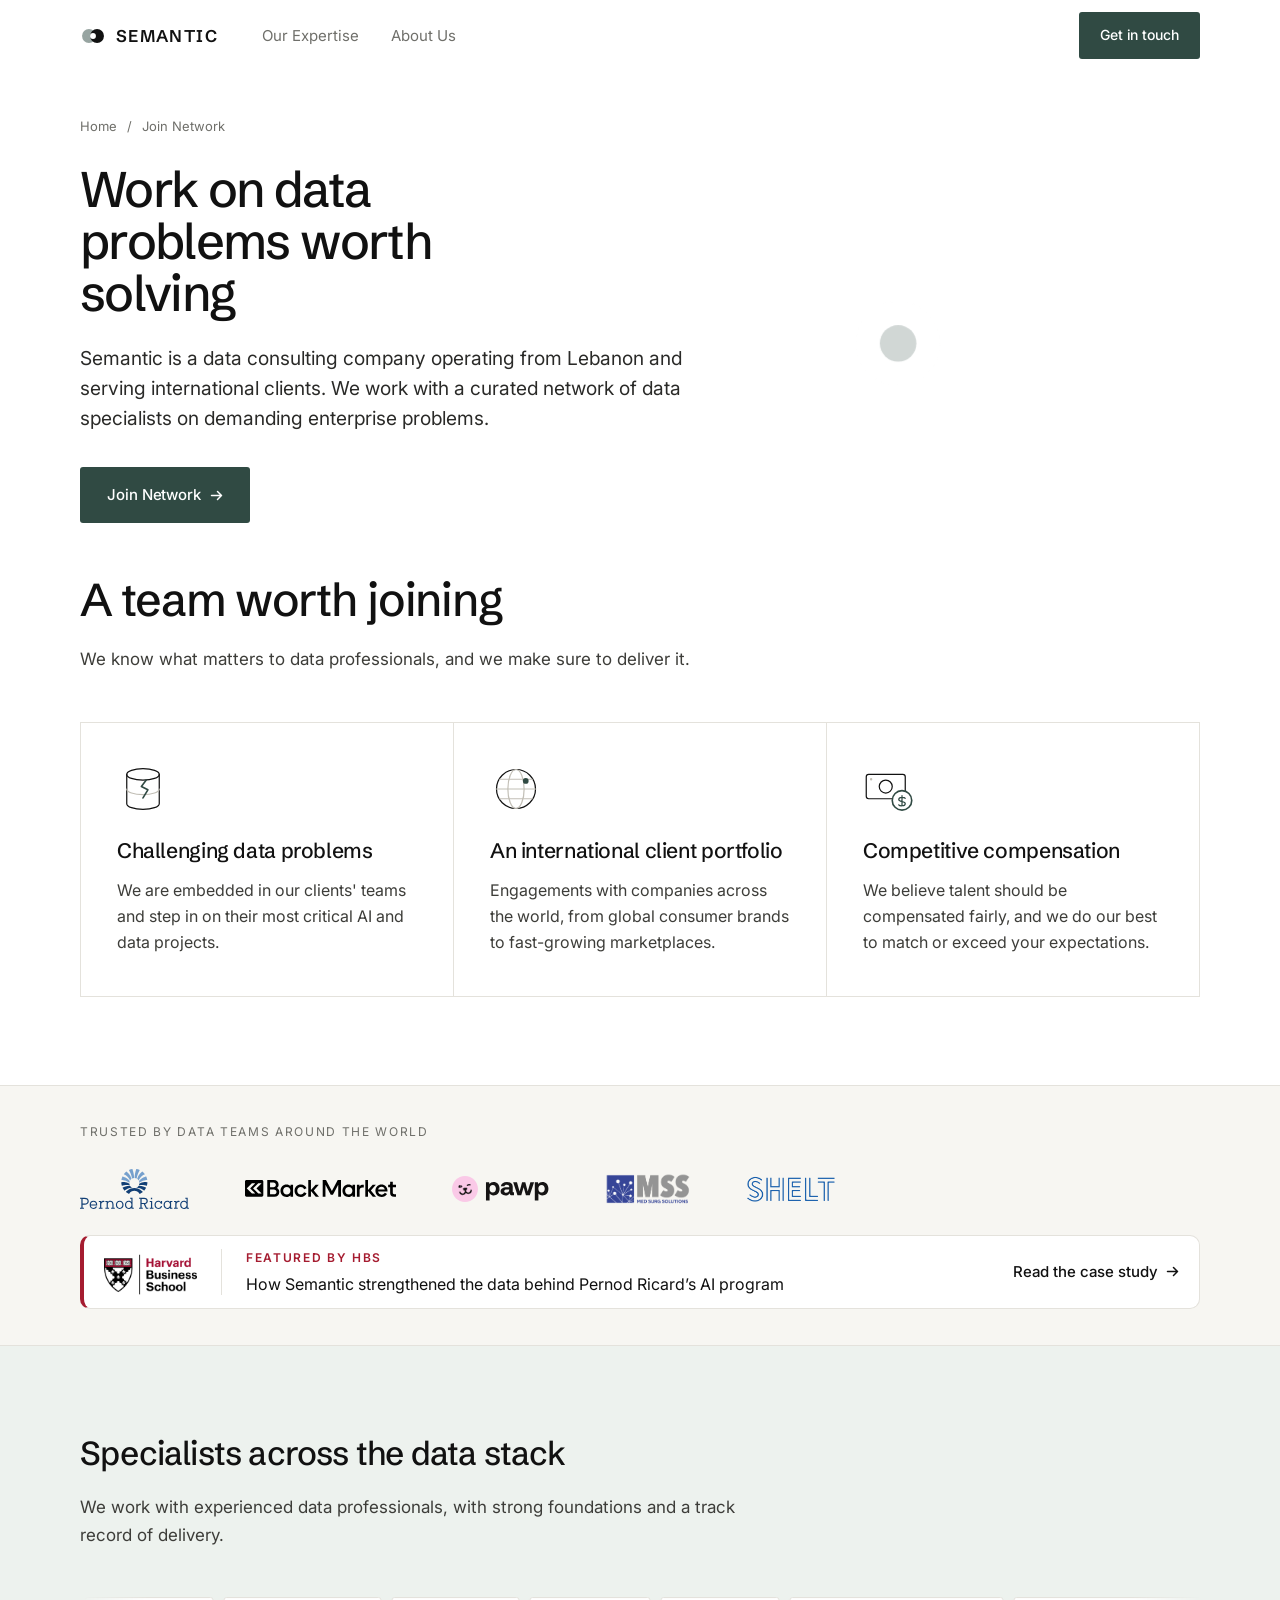
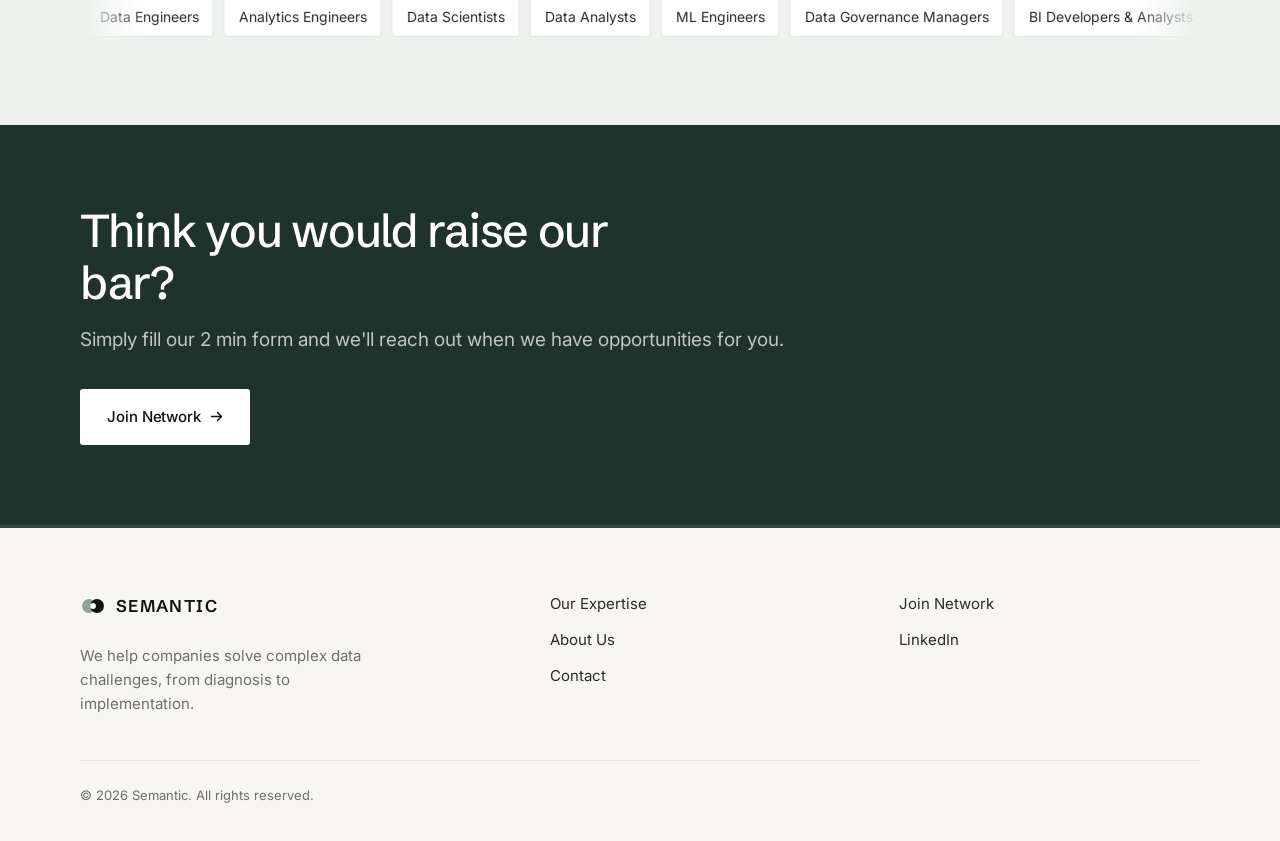
<file: for-talents/index.html>
<!DOCTYPE html>
<html lang="en"><head><meta charset="UTF-8"><title>Redirecting to Join Network</title><meta name="robots" content="noindex"><link rel="canonical" href="https://www.workwithsemantic.com/join-network/"><meta http-equiv="refresh" content="0; url=/join-network/"></head><body><a href="/join-network/">Join Network</a></body></html>
</file>
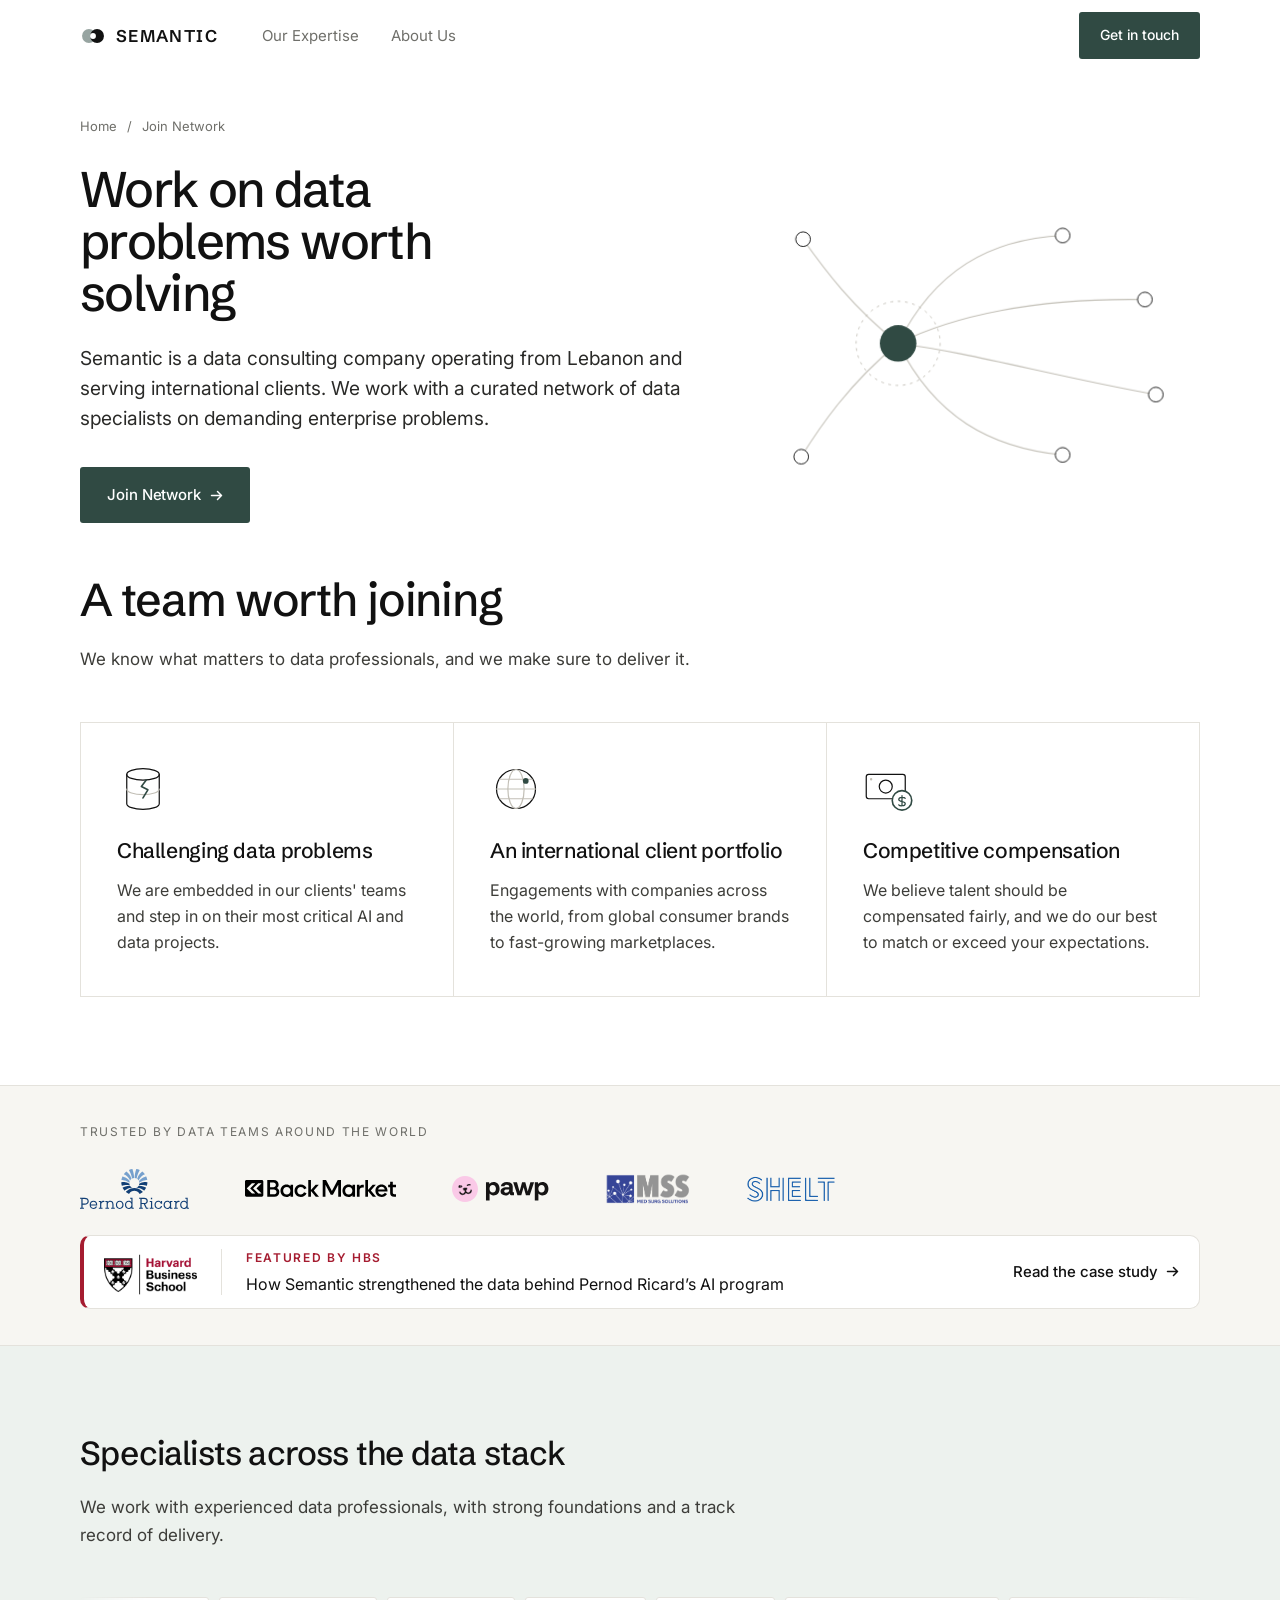
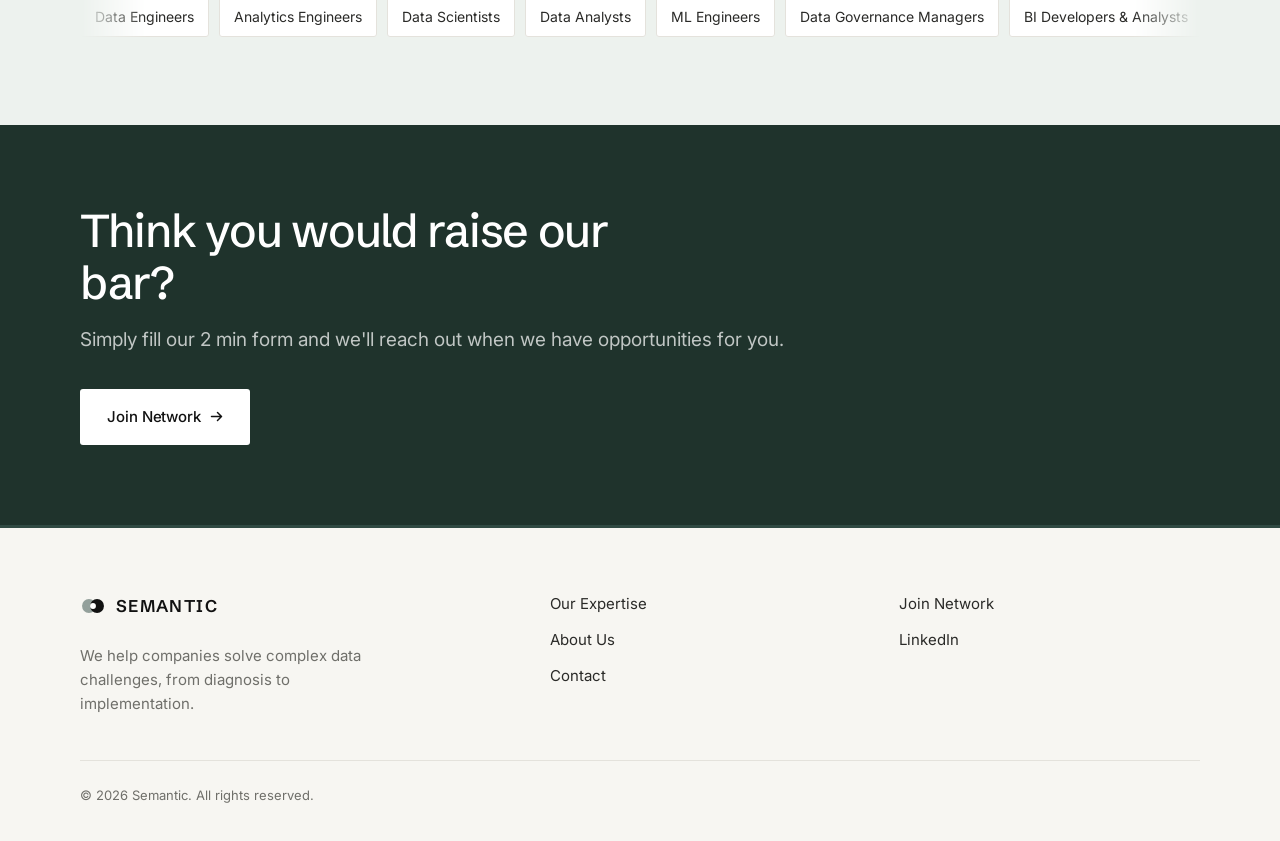
<file: join-network/index.html>
<!DOCTYPE html>
<html lang="en">
<head>
  <meta charset="UTF-8">
  <script>(function(w,d,s,l,i){w[l]=w[l]||[];w[l].push({'gtm.start':
  new Date().getTime(),event:'gtm.js'});var f=d.getElementsByTagName(s)[0],
  j=d.createElement(s),dl=l!='dataLayer'?'&l='+l:'';j.async=true;j.src=
  'https://www.googletagmanager.com/gtm.js?id='+i+dl;f.parentNode.insertBefore(j,f);
  })(window,document,'script','dataLayer','GTM-MPDV6PCG');</script>
  <meta name="viewport" content="width=device-width, initial-scale=1.0">
  <meta name="theme-color" content="#111111">

  <title>Join the Semantic Network | Data Professionals</title>
  <meta name="description" content="Join Semantic's network of data professionals: challenging AI and data projects, international clients and competitive compensation. Leave your details in two minutes.">
  <link rel="canonical" href="https://www.workwithsemantic.com/join-network/">

  <meta property="og:type" content="website">
  <meta property="og:site_name" content="Semantic">
  <meta property="og:locale" content="en_US">
  <meta property="og:url" content="https://www.workwithsemantic.com/join-network/">
  <meta property="og:title" content="Data problems worth solving. Join the Semantic network.">
  <meta property="og:description" content="Challenging AI and data projects, international clients, competitive pay. Leave your details in a 2-minute form and we will reach out when there is a fit.">
  <meta property="og:image" content="https://www.workwithsemantic.com/og-join-network.png">
  <meta property="og:image:width" content="1200">
  <meta property="og:image:height" content="630">
  <meta property="og:image:alt" content="Data problems worth solving. Join the Semantic network: challenging work, international clients, competitive pay. Two-minute form.">
  <meta name="twitter:card" content="summary_large_image">
  <meta name="twitter:title" content="Data problems worth solving. Join the Semantic network.">
  <meta name="twitter:description" content="Challenging AI and data projects, international clients, competitive pay. Leave your details in a 2-minute form and we will reach out when there is a fit.">
  <meta name="twitter:image" content="https://www.workwithsemantic.com/og-join-network.png">

  <link rel="icon" href="/favicon.svg" type="image/svg+xml">
  <link rel="apple-touch-icon" href="/favicon.svg">

  <link rel="preconnect" href="https://fonts.googleapis.com">
  <link rel="preconnect" href="https://fonts.gstatic.com" crossorigin>
  <link href="https://fonts.googleapis.com/css2?family=Schibsted+Grotesk:wght@400;500;600&family=Inter:wght@400;500;600&display=swap" rel="stylesheet">
  <link rel="stylesheet" href="/style.css?v=3d5f190c">
  <script type="application/ld+json">
{
  "@context": "https://schema.org",
  "@graph": [
    {
      "@context": "https://schema.org",
      "@type": "Organization",
      "@id": "https://www.workwithsemantic.com/#organization",
      "name": "Semantic",
      "url": "https://www.workwithsemantic.com/",
      "logo": "https://www.workwithsemantic.com/favicon.svg",
      "slogan": "Senior data expertise, embedded in your team.",
      "description": "Semantic is a boutique data consultancy that helps companies solve complex data challenges, from diagnosis to implementation.",
      "founder": {
        "@type": "Person",
        "name": "Pierre Sarkis",
        "jobTitle": "Founder and Principal",
        "alumniOf": {
          "@type": "CollegeOrUniversity",
          "name": "HEC Paris"
        },
        "sameAs": "https://www.linkedin.com/company/semantic-data-consulting/"
      },
      "areaServed": [
        {
          "@type": "Place",
          "name": "Europe"
        },
        {
          "@type": "Place",
          "name": "United States"
        },
        {
          "@type": "Place",
          "name": "Middle East"
        }
      ],
      "knowsAbout": [
        "Data Quality",
        "Data Reliability",
        "Data Management",
        "Data Governance",
        "Data Migration",
        "Analytics",
        "Decision Support",
        "Data Engineering",
        "AI Readiness",
        "Business Intelligence",
        "Master Data Management"
      ]
    },
    {
      "@type": "WebSite",
      "@id": "https://www.workwithsemantic.com/#website",
      "url": "https://www.workwithsemantic.com/",
      "name": "Semantic",
      "publisher": {
        "@id": "https://www.workwithsemantic.com/#organization"
      },
      "inLanguage": "en"
    },
    {
      "@type": "WebPage",
      "@id": "https://www.workwithsemantic.com/join-network/#webpage",
      "url": "https://www.workwithsemantic.com/join-network/",
      "name": "Join Network | Semantic",
      "description": "Join a curated team of data specialists working on demanding enterprise problems.",
      "inLanguage": "en",
      "isPartOf": {
        "@id": "https://www.workwithsemantic.com/#website"
      },
      "about": {
        "@id": "https://www.workwithsemantic.com/#organization"
      }
    },
    {
      "@type": "BreadcrumbList",
      "itemListElement": [
        {
          "@type": "ListItem",
          "position": 1,
          "name": "Home",
          "item": "https://www.workwithsemantic.com/"
        },
        {
          "@type": "ListItem",
          "position": 2,
          "name": "Join Network",
          "item": "https://www.workwithsemantic.com/join-network/"
        }
      ]
    }
  ]
}
  </script>
</head>
<body>
<noscript><iframe src="https://www.googletagmanager.com/ns.html?id=GTM-MPDV6PCG"
height="0" width="0" style="display:none;visibility:hidden"></iframe></noscript>

<a class="skip-link" href="#main">Skip to content</a>

<nav class="nav" aria-label="Main">
  <div class="container nav-inner">
    <a class="nav-brand" href="/" aria-label="Semantic home"><svg width="26" height="26" viewBox="0 0 32 32" fill="none" aria-hidden="true"><circle cx="11" cy="16" r="8.5" fill="#304A43" opacity="0.5"/><circle cx="21" cy="16" r="8.5" fill="#111111"/><circle cx="16" cy="16" r="3.6" fill="#FFFFFF"/></svg>Semantic</a>

    <ul class="nav-links">
      <li><a class="nav-link" href="/what-we-do/">Our Expertise</a></li>
      <li><a class="nav-link" href="/about/">About Us</a></li>
    </ul>

    <div class="nav-spacer"></div>

    <a class="btn btn--primary nav-cta" href="/contact/">Get in touch</a>

    <button class="nav-toggle" id="navToggle" type="button" aria-label="Open navigation"
            aria-expanded="false" aria-controls="mobileMenu">
      <svg width="20" height="14" viewBox="0 0 20 14" fill="none" aria-hidden="true">
        <path d="M0 1h20M0 7h20M0 13h20" stroke="currentColor" stroke-width="1.5"/>
      </svg>
    </button>
  </div>
</nav>

<div class="mobile-menu" id="mobileMenu">
  <a href="/what-we-do/">Our Expertise</a>
  <a href="/about/">About Us</a>
  <a class="btn btn--primary" href="/contact/">Get in touch</a>
</div>

<main id="main">

  <section class="hero hero--page">
    <div class="container">
      <nav class="crumbs" aria-label="Breadcrumb">
        <a href="/">Home</a><span aria-hidden="true">/</span><span>Join Network</span>
      </nav>
      <div class="with-plate">
        <div>
          <h1 class="display">Work on data problems worth solving</h1>
          <p class="lede" style="margin-top:24px;">Semantic is a data consulting company
            operating from Lebanon and serving international clients. We work with a curated
            network of data specialists on demanding enterprise problems.</p>
          <div class="actions">
            <a class="btn btn--primary" href="https://tally.so/r/5Byl5P" rel="noopener">Join Network <svg width="13" height="13" viewBox="0 0 13 13" fill="none" aria-hidden="true"><path d="M1.5 6.5h10M7.5 2.5l4 4-4 4" stroke="currentColor" stroke-width="1.5" stroke-linecap="round" stroke-linejoin="round"/></svg></a>
          </div>
        </div>
        <div class="plate-slot"><svg class="plate" viewBox="0 0 480 340" fill="none" role="img"
     aria-label="One central point connected by arcs to a wider network of nodes">
  <g stroke="#C2BFB6" stroke-width="1.2" stroke-linecap="round">
    <path class="conv-draw" pathLength="1" style="--d:0.50s" d="M150 170C190 90 250 56 330 52"/>
    <path class="conv-draw" pathLength="1" style="--d:0.70s" d="M150 170C210 140 300 120 420 122"/>
    <path class="conv-draw" pathLength="1" style="--d:0.90s" d="M150 170C230 180 320 206 432 226"/>
    <path class="conv-draw" pathLength="1" style="--d:1.10s" d="M150 170C190 250 250 284 330 292"/>
    <path class="conv-draw" pathLength="1" style="--d:1.30s" d="M150 170C100 130 70 90 46 56"/>
    <path class="conv-draw" pathLength="1" style="--d:1.50s" d="M150 170C96 214 64 262 44 294"/>
  </g>
  <circle class="conv-fade" style="--d:.1s" cx="150" cy="170" r="46" stroke="#C2BFB6" stroke-width="1" stroke-dasharray="3 5"/>
  <g fill="#FFFFFF" stroke="#111111" stroke-width="1">
    <circle class="conv-fade" style="--d:1.60s" cx="330" cy="52" r="8"/>
    <circle class="conv-fade" style="--d:1.80s" cx="420" cy="122" r="8"/>
    <circle class="conv-fade" style="--d:2.00s" cx="432" cy="226" r="8"/>
    <circle class="conv-fade" style="--d:2.20s" cx="330" cy="292" r="8"/>
    <circle class="conv-fade" style="--d:2.40s" cx="46" cy="56" r="8"/>
    <circle class="conv-fade" style="--d:2.60s" cx="44" cy="294" r="8"/>
  </g>
  <circle class="conv-fade" style="--d:0s" cx="150" cy="170" r="20" fill="#304A43"/>

  <!-- the centre sends work out to each node in turn -->
  <g class="flow-dots" fill="#304A43">
    <circle r="2.8" opacity="0"><animateMotion dur="3.4s" begin="3.2s" repeatCount="indefinite" path="M150 170C190 90 250 56 330 52"/><animate attributeName="opacity" values="0;1;1;0" keyTimes="0;.12;.85;1" dur="3.4s" begin="3.2s" repeatCount="indefinite"/></circle>
    <circle r="2.8" opacity="0"><animateMotion dur="3.4s" begin="3.9s" repeatCount="indefinite" path="M150 170C210 140 300 120 420 122"/><animate attributeName="opacity" values="0;1;1;0" keyTimes="0;.12;.85;1" dur="3.4s" begin="3.9s" repeatCount="indefinite"/></circle>
    <circle r="2.8" opacity="0"><animateMotion dur="3.4s" begin="4.6s" repeatCount="indefinite" path="M150 170C230 180 320 206 432 226"/><animate attributeName="opacity" values="0;1;1;0" keyTimes="0;.12;.85;1" dur="3.4s" begin="4.6s" repeatCount="indefinite"/></circle>
    <circle r="2.8" opacity="0"><animateMotion dur="3.4s" begin="5.3s" repeatCount="indefinite" path="M150 170C190 250 250 284 330 292"/><animate attributeName="opacity" values="0;1;1;0" keyTimes="0;.12;.85;1" dur="3.4s" begin="5.3s" repeatCount="indefinite"/></circle>
    <circle r="2.8" opacity="0"><animateMotion dur="3.4s" begin="6.0s" repeatCount="indefinite" path="M150 170C100 130 70 90 46 56"/><animate attributeName="opacity" values="0;1;1;0" keyTimes="0;.12;.85;1" dur="3.4s" begin="6.0s" repeatCount="indefinite"/></circle>
    <circle r="2.8" opacity="0"><animateMotion dur="3.4s" begin="6.7s" repeatCount="indefinite" path="M150 170C96 214 64 262 44 294"/><animate attributeName="opacity" values="0;1;1;0" keyTimes="0;.12;.85;1" dur="3.4s" begin="6.7s" repeatCount="indefinite"/></circle>
  </g>
</svg></div>
      </div>
    </div>
  </section>

  <section class="section section--tight section--flush" aria-labelledby="why-h">
    <div class="container">
      <div class="section-head">
        <h2 class="h-xl" id="why-h">A team worth joining</h2>
        <p class="body">We know what matters to data professionals, and we make sure to deliver it.</p>
      </div>
      <div class="grid grid--3">
        <div class="cell">
          <svg class="icon-plate" viewBox="0 0 64 64" fill="none" role="img" aria-label="A database with a crack running through it"
     stroke-width="1.5" stroke-linecap="round" stroke-linejoin="round">
  <ellipse cx="32" cy="14" rx="20" ry="7" stroke="#111111"/>
  <path d="M12 14v36c0 3.9 9 7 20 7s20-3.1 20-7V14" stroke="#111111"/>
  <path d="M12 32c0 3.9 9 7 20 7s20-3.1 20-7" stroke="#C2BFB6"/>
  <path d="M36 21l-6 8 8 4-6 10" stroke="#304A43" stroke-width="2"/></svg>
          <h3 class="h-md">Challenging data problems</h3>
          <p class="body">We are embedded in our clients' teams and step in on their most critical AI and data projects.</p>
        </div>
        <div class="cell">
          <svg class="icon-plate" viewBox="0 0 64 64" fill="none" role="img" aria-label="A globe"
     stroke-width="1.5" stroke-linecap="round" stroke-linejoin="round">
  <circle cx="32" cy="32" r="24" stroke="#111111"/>
  <ellipse cx="32" cy="32" rx="10" ry="24" stroke="#C2BFB6"/>
  <path d="M8 32h48M12 20h40M12 44h40" stroke="#C2BFB6"/>
  <circle cx="44" cy="22" r="3.5" fill="#304A43" stroke="none"/></svg>
          <h3 class="h-md">An international client portfolio</h3>
          <p class="body">Engagements with companies across the world, from global consumer brands to fast-growing marketplaces.</p>
        </div>
        <div class="cell">
          <svg class="icon-plate" viewBox="0 0 64 64" fill="none" role="img" aria-label="A banknote and a coin"
     stroke-width="1.5" stroke-linecap="round" stroke-linejoin="round">
  <rect x="4" y="14" width="48" height="30" rx="3" stroke="#111111"/>
  <circle cx="28" cy="29" r="8" stroke="#111111"/>
  <path d="M10 20v.01M46 38v.01" stroke="#C2BFB6" stroke-width="3"/>
  <circle cx="48" cy="46" r="12" fill="#FFFFFF" stroke="#304A43" stroke-width="2"/>
  <path d="M48 40v12M52 43.5c-1-1.5-8-2-8 1.5s8 1.5 8 5-7 3-8 1.5" stroke="#304A43"/></svg>
          <h3 class="h-md">Competitive compensation</h3>
          <p class="body">We believe talent should be compensated fairly, and we do our best to match or exceed your expectations.</p>
        </div>
      </div>
    </div>
  </section>

  <section class="clients" aria-labelledby="clients-h">
    <div class="container">
      <p class="clients-label" id="clients-h">Trusted by data teams around the world</p>
      <ul class="client-logos">
        <!-- Optically balanced, not mathematically. See logos/README.md. -->
        <li><img class="client-logo client-logo--tall" src="/logos/pernod-ricard.svg" alt="Pernod Ricard" width="1024" height="377" loading="lazy" decoding="async"></li>
        <li><img class="client-logo client-logo--wide" src="/logos/back-market.svg" alt="Back Market" width="1500" height="169" loading="lazy" decoding="async"></li>
        <li><img class="client-logo" src="/logos/pawp.svg" alt="Pawp" width="112" height="30" loading="lazy" decoding="async"></li>
        <li><img class="client-logo client-logo--dense" src="/logos/med-surg-solutions.png" alt="Med Surg Solutions" width="1804" height="670" loading="lazy" decoding="async"></li>
        <li><img class="client-logo client-logo--light" src="/logos/shelt.png" alt="Shelt" width="1291" height="380" loading="lazy" decoding="async"></li>
      </ul>
      <a class="feature-banner" href="/work/pernod-ricard/">
        <img class="feature-banner-logo" src="/logos/HBS-styleguide-primary-logo-3.png" alt="Harvard Business School" width="2000" height="990" loading="lazy" decoding="async">
        <span class="feature-banner-body">
          <span class="feature-banner-tag">Featured by HBS</span>
          <span class="feature-banner-text">How Semantic strengthened the data behind Pernod Ricard&rsquo;s AI program</span>
        </span>
        <span class="feature-banner-cta">Read the case study <svg width="13" height="13" viewBox="0 0 13 13" fill="none" aria-hidden="true"><path d="M1.5 6.5h10M7.5 2.5l4 4-4 4" stroke="currentColor" stroke-width="1.5" stroke-linecap="round" stroke-linejoin="round"/></svg></span>
      </a>
    </div>
  </section>

  <section class="section section--mint" aria-labelledby="roles-h">
    <div class="container">
      <div class="section-head">
        <h2 class="h-lg" id="roles-h">Specialists across the data stack</h2>
        <p class="body">We work with experienced data professionals, with strong
          foundations and a track record of delivery.</p>
      </div>

      <div class="marquee">
        <div class="marquee-track">
          <ul class="tags">
            <li class="tag">Data Engineers</li>
            <li class="tag">Analytics Engineers</li>
            <li class="tag">Data Scientists</li>
            <li class="tag">Data Analysts</li>
            <li class="tag">ML Engineers</li>
            <li class="tag">Data Governance Managers</li>
            <li class="tag">BI Developers &amp; Analysts</li>
            <li class="tag">AI &amp; Automation Experts</li>
            <li class="tag">Data Project Managers</li>
            <li class="tag">Data Product Managers</li>
          </ul>
          <ul class="tags" aria-hidden="true">
            <li class="tag">Data Engineers</li>
            <li class="tag">Analytics Engineers</li>
            <li class="tag">Data Scientists</li>
            <li class="tag">Data Analysts</li>
            <li class="tag">ML Engineers</li>
            <li class="tag">Data Governance Managers</li>
            <li class="tag">BI Developers &amp; Analysts</li>
            <li class="tag">AI &amp; Automation Experts</li>
            <li class="tag">Data Project Managers</li>
            <li class="tag">Data Product Managers</li>
          </ul>
        </div>
      </div>
    </div>
  </section>

  <section class="cta-band">
    <div class="container">
      <h2>Think you would raise our bar?</h2>
      <p>Simply fill our 2 min form and we'll reach out when we have opportunities for you.</p>
      <div class="actions">
        <a class="btn btn--light" href="https://tally.so/r/5Byl5P">Join Network <svg width="13" height="13" viewBox="0 0 13 13" fill="none" aria-hidden="true"><path d="M1.5 6.5h10M7.5 2.5l4 4-4 4" stroke="currentColor" stroke-width="1.5" stroke-linecap="round" stroke-linejoin="round"/></svg></a>
      </div>
    </div>
  </section>

</main>

<footer class="footer">
  <div class="container">
    <div class="footer-top">
      <div>
        <a class="footer-brand" href="/" aria-label="Semantic home"><svg width="26" height="26" viewBox="0 0 32 32" fill="none" aria-hidden="true"><circle cx="11" cy="16" r="8.5" fill="#304A43" opacity="0.5"/><circle cx="21" cy="16" r="8.5" fill="#111111"/><circle cx="16" cy="16" r="3.6" fill="#FFFFFF"/></svg>Semantic</a>
        <p class="footer-tag">We help companies solve complex data challenges, from
          diagnosis to implementation.</p>
      </div>
      <div class="footer-col">
        <ul>
          <li><a href="/what-we-do/">Our Expertise</a></li>
          <li><a href="/about/">About Us</a></li>
          <li><a href="/contact/">Contact</a></li>
        </ul>
      </div>
      <div class="footer-col">
        <ul>
          <li><a href="/join-network/">Join Network</a></li>
          <li><a href="https://www.linkedin.com/company/semantic-data-consulting/" rel="noopener">LinkedIn</a></li>
        </ul>
      </div>
    </div>
    <div class="footer-bottom">
      <span>&copy; 2026 Semantic. All rights reserved.</span>
    </div>
  </div>
</footer>

<script src="/main.js?v=3c5e2ac1" defer></script>
</body>
</html>
</file>
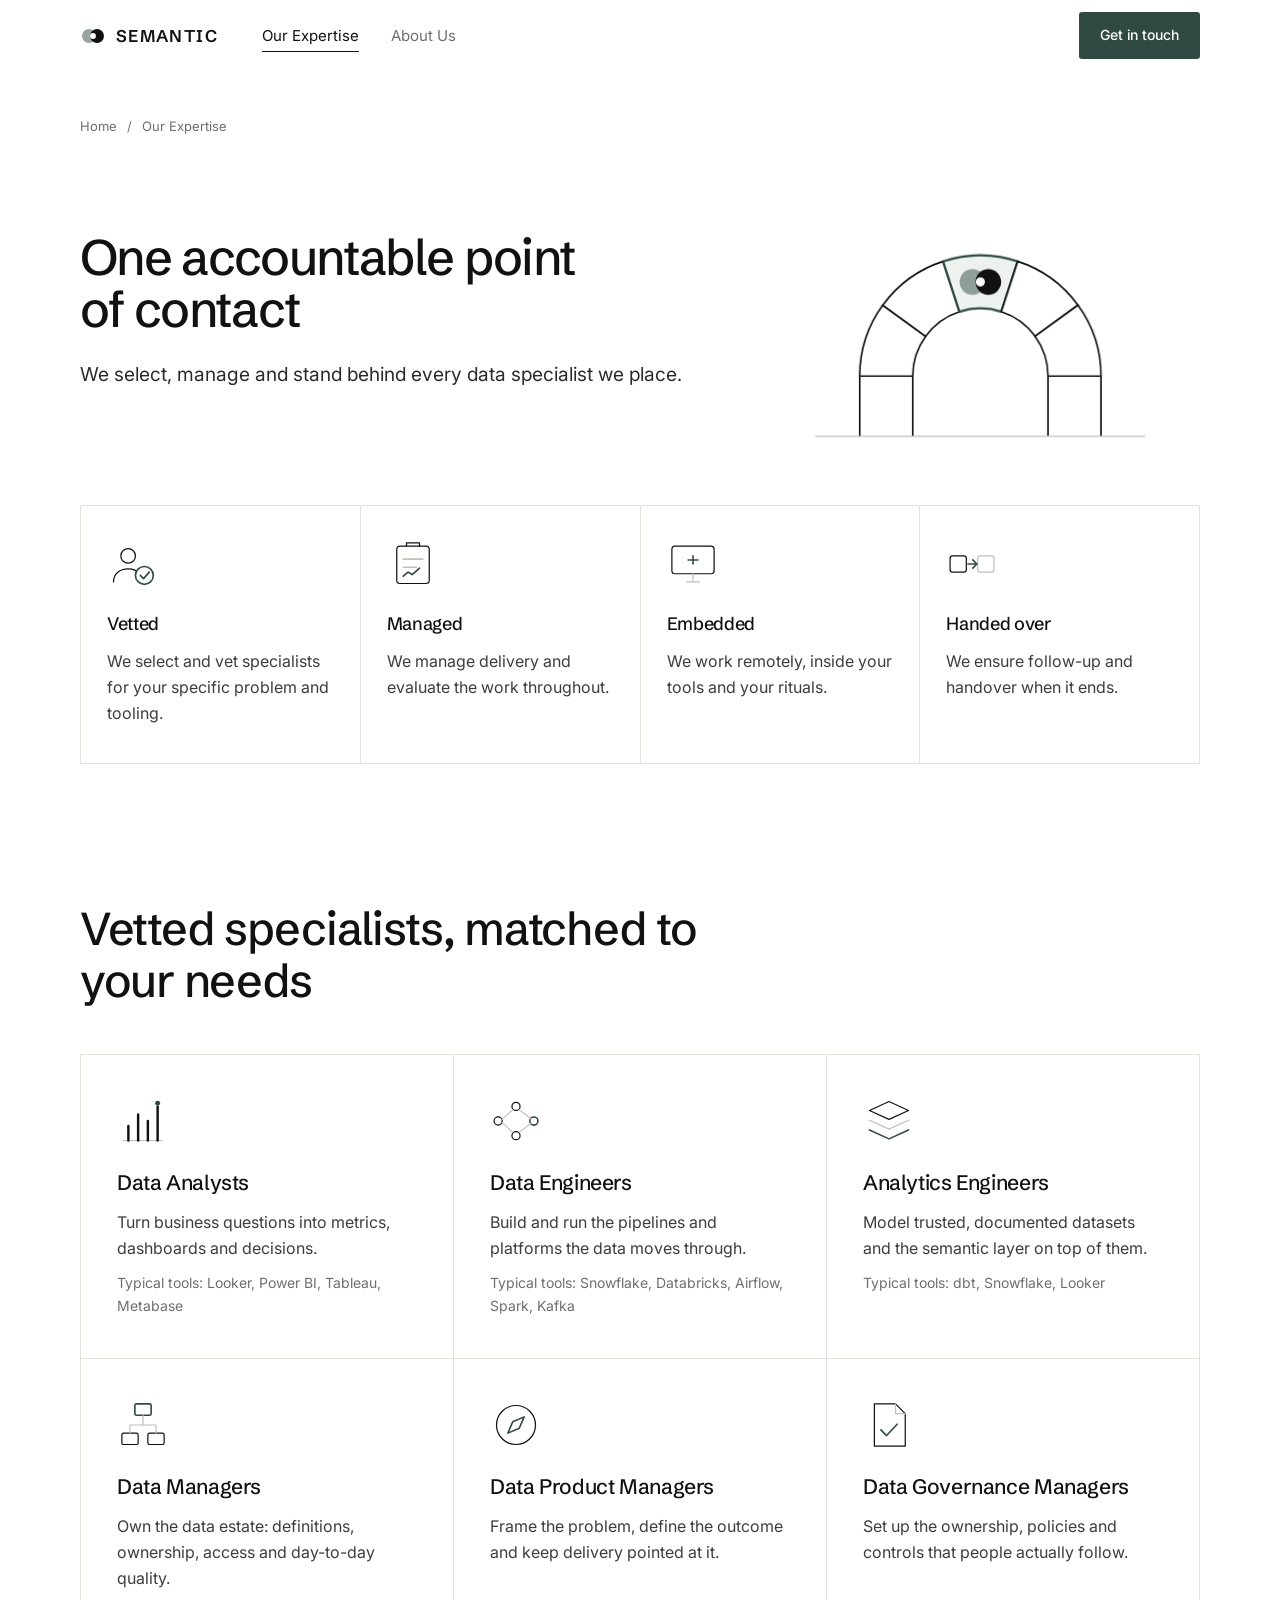
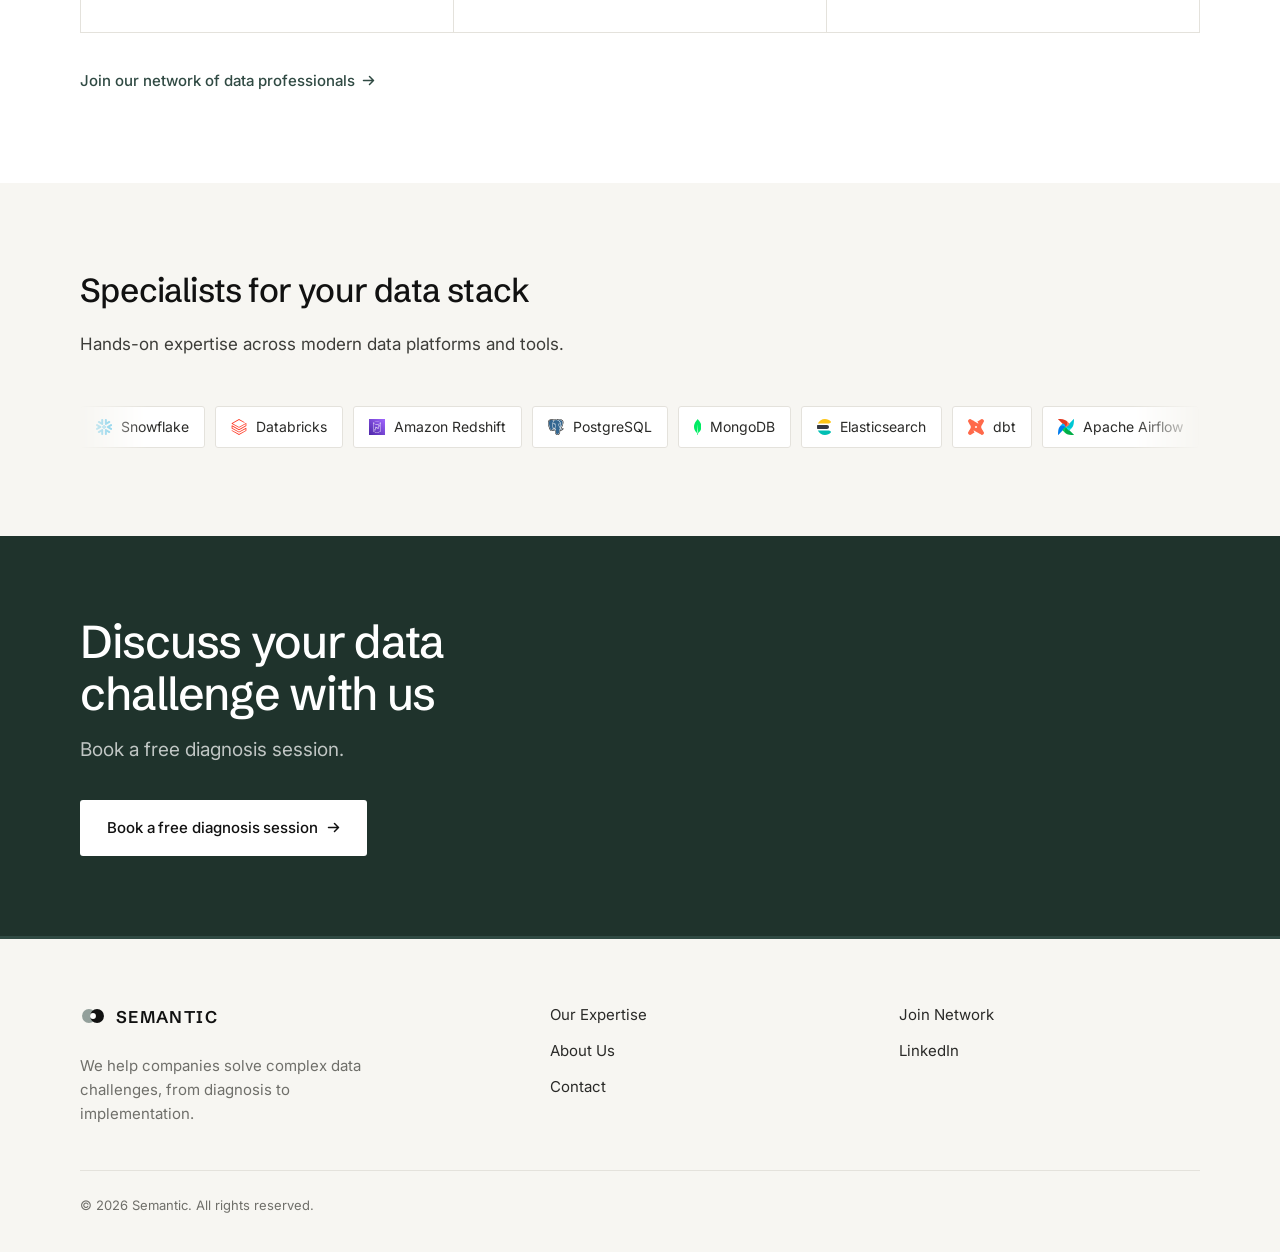
<file: what-we-do/index.html>
<!DOCTYPE html>
<html lang="en">
<head>
  <meta charset="UTF-8">
  <script>(function(w,d,s,l,i){w[l]=w[l]||[];w[l].push({'gtm.start':
  new Date().getTime(),event:'gtm.js'});var f=d.getElementsByTagName(s)[0],
  j=d.createElement(s),dl=l!='dataLayer'?'&l='+l:'';j.async=true;j.src=
  'https://www.googletagmanager.com/gtm.js?id='+i+dl;f.parentNode.insertBefore(j,f);
  })(window,document,'script','dataLayer','GTM-MPDV6PCG');</script>
  <meta name="viewport" content="width=device-width, initial-scale=1.0">
  <meta name="theme-color" content="#111111">

  <title>Our Expertise: Data Specialists | Semantic</title>
  <meta name="description" content="Vetted data specialists, managed by us: analysts, engineers, analytics engineers, managers and governance leads, with one accountable point of contact.">
  <link rel="canonical" href="https://www.workwithsemantic.com/what-we-do/">

  <meta property="og:type" content="website">
  <meta property="og:site_name" content="Semantic">
  <meta property="og:locale" content="en_US">
  <meta property="og:url" content="https://www.workwithsemantic.com/what-we-do/">
  <meta property="og:title" content="Our Expertise: Data Specialists | Semantic">
  <meta property="og:description" content="Vetted data specialists, managed by us: analysts, engineers, analytics engineers, managers and governance leads, with one accountable point of contact.">
  <meta property="og:image" content="https://www.workwithsemantic.com/og-image.png">
  <meta property="og:image:width" content="1200">
  <meta property="og:image:height" content="630">
  <meta property="og:image:alt" content="Semantic: senior data expertise, embedded in your team. Book a free diagnosis session.">
  <meta name="twitter:card" content="summary_large_image">
  <meta name="twitter:title" content="Our Expertise: Data Specialists | Semantic">
  <meta name="twitter:description" content="Vetted data specialists, managed by us: analysts, engineers, analytics engineers, managers and governance leads, with one accountable point of contact.">
  <meta name="twitter:image" content="https://www.workwithsemantic.com/og-image.png">

  <link rel="icon" href="/favicon.svg" type="image/svg+xml">
  <link rel="apple-touch-icon" href="/favicon.svg">

  <link rel="preconnect" href="https://fonts.googleapis.com">
  <link rel="preconnect" href="https://fonts.gstatic.com" crossorigin>
  <link href="https://fonts.googleapis.com/css2?family=Schibsted+Grotesk:wght@400;500;600&family=Inter:wght@400;500;600&display=swap" rel="stylesheet">
  <link rel="stylesheet" href="/style.css?v=3d5f190c">
  <script type="application/ld+json">
{
  "@context": "https://schema.org",
  "@graph": [
    {
      "@context": "https://schema.org",
      "@type": "Organization",
      "@id": "https://www.workwithsemantic.com/#organization",
      "name": "Semantic",
      "url": "https://www.workwithsemantic.com/",
      "logo": "https://www.workwithsemantic.com/favicon.svg",
      "slogan": "Senior data expertise, embedded in your team.",
      "description": "Semantic is a boutique data consultancy that helps companies solve complex data challenges, from diagnosis to implementation.",
      "founder": {
        "@type": "Person",
        "name": "Pierre Sarkis",
        "jobTitle": "Founder and Principal",
        "alumniOf": {
          "@type": "CollegeOrUniversity",
          "name": "HEC Paris"
        },
        "sameAs": "https://www.linkedin.com/company/semantic-data-consulting/"
      },
      "areaServed": [
        {
          "@type": "Place",
          "name": "Europe"
        },
        {
          "@type": "Place",
          "name": "United States"
        },
        {
          "@type": "Place",
          "name": "Middle East"
        }
      ],
      "knowsAbout": [
        "Data Quality",
        "Data Reliability",
        "Data Management",
        "Data Governance",
        "Data Migration",
        "Analytics",
        "Decision Support",
        "Data Engineering",
        "AI Readiness",
        "Business Intelligence",
        "Master Data Management"
      ]
    },
    {
      "@type": "WebSite",
      "@id": "https://www.workwithsemantic.com/#website",
      "url": "https://www.workwithsemantic.com/",
      "name": "Semantic",
      "publisher": {
        "@id": "https://www.workwithsemantic.com/#organization"
      },
      "inLanguage": "en"
    },
    {
      "@type": "WebPage",
      "@id": "https://www.workwithsemantic.com/what-we-do/#webpage",
      "url": "https://www.workwithsemantic.com/what-we-do/",
      "name": "Our Expertise | Semantic",
      "description": "The specialists Semantic staffs, the technology they work in, and how we stay accountable for the outcome.",
      "inLanguage": "en",
      "isPartOf": {
        "@id": "https://www.workwithsemantic.com/#website"
      },
      "about": {
        "@id": "https://www.workwithsemantic.com/#organization"
      }
    },
    {
      "@type": "BreadcrumbList",
      "itemListElement": [
        {
          "@type": "ListItem",
          "position": 1,
          "name": "Home",
          "item": "https://www.workwithsemantic.com/"
        },
        {
          "@type": "ListItem",
          "position": 2,
          "name": "Our Expertise",
          "item": "https://www.workwithsemantic.com/what-we-do/"
        }
      ]
    }
  ]
}
  </script>
</head>
<body>
<noscript><iframe src="https://www.googletagmanager.com/ns.html?id=GTM-MPDV6PCG"
height="0" width="0" style="display:none;visibility:hidden"></iframe></noscript>

<a class="skip-link" href="#main">Skip to content</a>

<nav class="nav" aria-label="Main">
  <div class="container nav-inner">
    <a class="nav-brand" href="/" aria-label="Semantic home"><svg width="26" height="26" viewBox="0 0 32 32" fill="none" aria-hidden="true"><circle cx="11" cy="16" r="8.5" fill="#304A43" opacity="0.5"/><circle cx="21" cy="16" r="8.5" fill="#111111"/><circle cx="16" cy="16" r="3.6" fill="#FFFFFF"/></svg>Semantic</a>

    <ul class="nav-links">
      <li><a class="nav-link" href="/what-we-do/" aria-current="page">Our Expertise</a></li>
      <li><a class="nav-link" href="/about/">About Us</a></li>
    </ul>

    <div class="nav-spacer"></div>

    <a class="btn btn--primary nav-cta" href="/contact/">Get in touch</a>

    <button class="nav-toggle" id="navToggle" type="button" aria-label="Open navigation"
            aria-expanded="false" aria-controls="mobileMenu">
      <svg width="20" height="14" viewBox="0 0 20 14" fill="none" aria-hidden="true">
        <path d="M0 1h20M0 7h20M0 13h20" stroke="currentColor" stroke-width="1.5"/>
      </svg>
    </button>
  </div>
</nav>

<div class="mobile-menu" id="mobileMenu">
  <a href="/what-we-do/" aria-current="page">Our Expertise</a>
  <a href="/about/">About Us</a>
  <a class="btn btn--primary" href="/contact/">Get in touch</a>
</div>

<main id="main">

  <section class="hero hero--page">
    <div class="container">
      <nav class="crumbs" aria-label="Breadcrumb">
        <a href="/">Home</a><span aria-hidden="true">/</span><span>Our Expertise</span>
      </nav>
      <div class="with-plate">
        <div>
          <h1 class="display">One accountable point of contact</h1>
          <p class="lede" style="margin-top:24px;text-wrap:balance;">We select, manage and stand behind every
            data specialist we place.</p>
        </div>
        <div class="plate-slot"><svg class="plate" viewBox="0 0 480 320" fill="none" role="img"
     aria-label="A stone arch held together by its keystone, which carries the Semantic mark">
  <g class="ks-block" style="--d:0s"><path d="M108.0 232.0A132 132 0 0 1 133.2 154.4L180.1 188.5A74 74 0 0 0 166.0 232.0z" fill="#FFFFFF" stroke="#111111" stroke-width="1.8" stroke-linejoin="round"/></g><g class="ks-block" style="--d:0.5s"><path d="M133.2 154.4A132 132 0 0 1 199.2 106.5L217.1 161.6A74 74 0 0 0 180.1 188.5z" fill="#FFFFFF" stroke="#111111" stroke-width="1.8" stroke-linejoin="round"/></g><g class="ks-block ks-key" style="--d:1.6s"><path d="M199.2 106.5A132 132 0 0 1 280.8 106.5L262.9 161.6A74 74 0 0 0 217.1 161.6z" fill="#EDF2EE" stroke="#304A43" stroke-width="2.4" stroke-linejoin="round"/><circle cx="231.3" cy="129.0" r="14" fill="#304A43" opacity="0.5"/><circle cx="248.7" cy="129.0" r="14" fill="#111111"/><circle cx="240" cy="129.0" r="5" fill="#FFFFFF"/></g><g class="ks-block" style="--d:0.5s"><path d="M280.8 106.5A132 132 0 0 1 346.8 154.4L299.9 188.5A74 74 0 0 0 262.9 161.6z" fill="#FFFFFF" stroke="#111111" stroke-width="1.8" stroke-linejoin="round"/></g><g class="ks-block" style="--d:0s"><path d="M346.8 154.4A132 132 0 0 1 372.0 232.0L314.0 232.0A74 74 0 0 0 299.9 188.5z" fill="#FFFFFF" stroke="#111111" stroke-width="1.8" stroke-linejoin="round"/></g>
  <g class="conv-fade" style="--d:.1s">
  <path d="M108 232V298M166 232V298M314 232V298M372 232V298" stroke="#111111" stroke-width="1.8"/>
  <path d="M60 298h360" stroke="#C2BFB6" stroke-width="1.4" stroke-linecap="round"/>
  </g>
</svg></div>
      </div>
      <div class="grid grid--4" style="margin-top:48px;">
        <div class="cell">
          <svg class="icon-plate" viewBox="0 0 64 64" fill="none" role="img" aria-label="A person with a check mark"
     stroke-width="1.5" stroke-linecap="round" stroke-linejoin="round">
  <circle cx="26" cy="22" r="9" stroke="#111111"/>
  <path d="M8 54c0-10 8-16 18-16 6 0 11 2 14 6" stroke="#111111"/>
  <circle cx="46" cy="46" r="11" fill="#FFFFFF" stroke="#304A43" stroke-width="2"/>
  <path d="M41 46l4 4 7-8" stroke="#304A43" stroke-width="2"/></svg>
          <h3 class="h-md">Vetted</h3>
          <p class="body">We select and vet specialists for your specific problem and tooling.</p>
        </div>
        <div class="cell">
          <svg class="icon-plate" viewBox="0 0 64 64" fill="none" role="img" aria-label="A clipboard with a progress line"
     stroke-width="1.5" stroke-linecap="round" stroke-linejoin="round">
  <rect x="12" y="10" width="40" height="46" rx="4" stroke="#111111"/>
  <path d="M24 10V6h16v4" stroke="#111111"/>
  <path d="M20 26h24M20 36h16" stroke="#C2BFB6" stroke-width="2"/>
  <path d="M20 47l6-5 5 3 9-8" stroke="#304A43" stroke-width="2"/></svg>
          <h3 class="h-md">Managed</h3>
          <p class="body">We manage delivery and evaluate the work throughout.</p>
        </div>
        <div class="cell">
          <svg class="icon-plate" viewBox="0 0 64 64" fill="none" role="img" aria-label="A screen with a plug"
     stroke-width="1.5" stroke-linecap="round" stroke-linejoin="round">
  <rect x="6" y="10" width="52" height="34" rx="4" stroke="#111111"/>
  <path d="M24 54h16M32 44v10" stroke="#C2BFB6"/>
  <path d="M26 27h6M32 22v10M32 27h6" stroke="#304A43" stroke-width="2"/></svg>
          <h3 class="h-md">Embedded</h3>
          <p class="body">We work remotely, inside your tools and your rituals.</p>
        </div>
        <div class="cell">
          <svg class="icon-plate" viewBox="0 0 64 64" fill="none" role="img" aria-label="A baton passed from one box to another"
     stroke-width="1.5" stroke-linecap="round" stroke-linejoin="round">
  <rect x="5" y="22" width="20" height="20" rx="3" stroke="#111111"/>
  <rect x="39" y="22" width="20" height="20" rx="3" stroke="#C2BFB6"/>
  <path d="M27 32h10M33 27l5 5-5 5" stroke="#304A43" stroke-width="2"/></svg>
          <h3 class="h-md">Handed over</h3>
          <p class="body">We ensure follow-up and handover when it ends.</p>
        </div>
      </div>
    </div>
  </section>

  <!-- THE SPECIALISTS -->
  <section class="section" aria-labelledby="specialists-h">
    <div class="container">
      <div class="section-head">
        <h2 class="h-xl" id="specialists-h">Vetted specialists, matched to your needs</h2>
      </div>
      <div class="grid grid--3">
        <div class="cell">
          <svg class="icon-plate" viewBox="0 0 64 64" fill="none" role="img" aria-label="A bar chart"
     stroke-width="1.5" stroke-linecap="round" stroke-linejoin="round">
  <path d="M8 56h48" stroke="#C2BFB6"/>
  <path d="M14 56V38M26 56V24M38 56V32M50 56V14" stroke="#111111" stroke-width="3"/>
  <circle cx="50" cy="10" r="3" fill="#304A43" stroke="none"/></svg>
          <h3 class="h-md">Data Analysts</h3>
          <p class="body">Turn business questions into metrics, dashboards and decisions.<br><span class="cell-meta">Looker, Power BI, Tableau, Metabase</span></p>
        </div>
        <div class="cell">
          <svg class="icon-plate" viewBox="0 0 64 64" fill="none" role="img" aria-label="Three nodes joined by a pipeline"
     stroke-width="1.5" stroke-linecap="round" stroke-linejoin="round">
  <circle cx="10" cy="32" r="5" stroke="#111111"/>
  <circle cx="32" cy="14" r="5" stroke="#111111"/>
  <circle cx="32" cy="50" r="5" stroke="#111111"/>
  <circle cx="54" cy="32" r="5" stroke="#304A43" stroke-width="2"/>
  <path d="M15 30l13-12M15 34l13 12M36 18l14 11M36 46l14-11" stroke="#C2BFB6"/></svg>
          <h3 class="h-md">Data Engineers</h3>
          <p class="body">Build and run the pipelines and platforms the data moves through.<br><span class="cell-meta">Snowflake, Databricks, Airflow, Spark, Kafka</span></p>
        </div>
        <div class="cell">
          <svg class="icon-plate" viewBox="0 0 64 64" fill="none" role="img" aria-label="Stacked layers of a data model"
     stroke-width="1.5" stroke-linecap="round" stroke-linejoin="round">
  <path d="M32 8l24 11-24 11L8 19z" stroke="#111111"/>
  <path d="M8 31l24 11 24-11" stroke="#C2BFB6"/>
  <path d="M8 43l24 11 24-11" stroke="#304A43" stroke-width="2"/></svg>
          <h3 class="h-md">Analytics Engineers</h3>
          <p class="body">Model trusted, documented datasets and the semantic layer on top of them.<br><span class="cell-meta">dbt, Snowflake, Looker</span></p>
        </div>
        <div class="cell">
          <svg class="icon-plate" viewBox="0 0 64 64" fill="none" role="img" aria-label="A hierarchy of three boxes"
     stroke-width="1.5" stroke-linecap="round" stroke-linejoin="round">
  <rect x="22" y="6" width="20" height="14" rx="2" stroke="#304A43" stroke-width="2"/>
  <rect x="6" y="42" width="20" height="14" rx="2" stroke="#111111"/>
  <rect x="38" y="42" width="20" height="14" rx="2" stroke="#111111"/>
  <path d="M32 20v12M16 42V32h32v10" stroke="#C2BFB6"/></svg>
          <h3 class="h-md">Data Managers</h3>
          <p class="body">Own the data estate: definitions, ownership, access and day-to-day quality.</p>
        </div>
        <div class="cell">
          <svg class="icon-plate" viewBox="0 0 64 64" fill="none" role="img" aria-label="A compass pointing to an outcome"
     stroke-width="1.5" stroke-linecap="round" stroke-linejoin="round">
  <circle cx="32" cy="32" r="24" stroke="#111111"/>
  <path d="M42 22L36 36 22 42l6-14z" stroke="#304A43" stroke-width="2"/></svg>
          <h3 class="h-md">Data Product Managers</h3>
          <p class="body">Frame the problem, define the outcome and keep delivery pointed at it.</p>
        </div>
        <div class="cell">
          <svg class="icon-plate" viewBox="0 0 64 64" fill="none" role="img" aria-label="A document with a check mark"
     stroke-width="1.5" stroke-linecap="round" stroke-linejoin="round">
  <path d="M14 6h26l12 12v40H14z" stroke="#111111"/>
  <path d="M40 6v12h12" stroke="#C2BFB6"/>
  <path d="M22 38l7 7 13-14" stroke="#304A43" stroke-width="2"/></svg>
          <h3 class="h-md">Data Governance Managers</h3>
          <p class="body">Set up the ownership, policies and controls that people actually follow.</p>
        </div>
      </div>
      <a class="link" href="/join-network/" style="margin-top:36px;">Join our network of data professionals <svg width="13" height="13" viewBox="0 0 13 13" fill="none" aria-hidden="true"><path d="M1.5 6.5h10M7.5 2.5l4 4-4 4" stroke="currentColor" stroke-width="1.5" stroke-linecap="round" stroke-linejoin="round"/></svg></a>
    </div>
  </section>

  <!-- TECHNOLOGIES -->
  <section class="section section--paper" aria-labelledby="tech-h">
    <div class="container">
      <div class="section-head">
        <h2 class="h-lg" id="tech-h">Specialists for your data stack</h2>
        <p class="body">Hands-on expertise across modern data platforms and tools.</p>
      </div>
      <div class="marquee">
        <div class="marquee-track">
          <ul class="tech-list">
        <li class="tech"><svg class="tech-logo" viewBox="0 0 256 255" aria-hidden="true" focusable="false"><path fill="#29b5e8" d="M100.212 161.19c8.15.579 14.607 7.254 14.776 15.442l.003.328v62.095c0 8.751-7.166 15.842-15.965 15.842c-8.735 0-15.813-6.92-15.982-15.526l-.003-.316V204.32l-30.408 17.383c-7.625 4.397-17.376 1.795-21.803-5.763c-4.35-7.48-1.866-17.04 5.541-21.495l.295-.173l54.275-31.015a15.83 15.83 0 0 1 9.27-2.067m64.452 1.854l.382.213l54.264 31.015c7.647 4.376 10.241 14.09 5.846 21.668c-4.348 7.46-13.915 10.092-21.503 5.931l-.299-.168l-30.387-17.383v34.735c0 8.751-7.144 15.842-15.986 15.842c-8.735 0-15.794-6.92-15.963-15.526l-.003-.316V176.96c0-8.337 6.502-15.184 14.78-15.77c2.97-.252 6.056.33 8.87 1.854M23.671 82.509l.3.167l54.234 31.035c3.813 2.179 6.358 5.635 7.432 9.504c.357 1.246.52 2.49.583 3.737c.04 1.72-.185 3.464-.727 5.155a15.74 15.74 0 0 1-6.926 8.824l-.362.213L23.971 172.2c-7.656 4.367-17.417 1.783-21.81-5.773c-4.371-7.5-1.886-17.013 5.544-21.475l.292-.17l30.306-17.323l-30.306-17.37C.34 105.708-2.276 96.047 2.16 88.481c4.337-7.478 13.902-10.105 21.511-5.973m230.177 5.973c4.425 7.565 1.808 17.227-5.846 21.605l-30.308 17.37l30.308 17.323c7.654 4.386 10.27 14.05 5.846 21.646c-4.417 7.556-14.186 10.14-21.813 5.773l-54.275-31.055c-3.619-2.087-6.132-5.36-7.247-9.037a15.4 15.4 0 0 1-.716-5.155a15.3 15.3 0 0 1 .562-3.737a15.9 15.9 0 0 1 7.401-9.504l54.275-31.035c7.627-4.367 17.396-1.77 21.813 5.806M131.306 97.84c.919 0 2.186.516 2.831 1.174l22.558 22.326c.643.638 1.165 1.904 1.165 2.817v6.583c0 .892-.522 2.157-1.165 2.786l-22.558 22.327c-.645.656-1.892 1.193-2.831 1.193h-6.634c-.911 0-2.178-.537-2.833-1.193l-22.546-22.327c-.646-.629-1.167-1.894-1.167-2.786v-6.583c0-.913.521-2.18 1.167-2.817l22.546-22.326c.655-.658 1.922-1.174 2.833-1.174zm-3.192 19.054h-.253c-.91 0-2.177.528-2.811 1.164l-6.532 6.444c-.655.667-1.156 1.924-1.156 2.826v.252c0 .891.501 2.137 1.156 2.786l6.532 6.462c.643.638 1.9 1.164 2.81 1.164h.254c.912 0 2.18-.526 2.824-1.164l6.531-6.462c.644-.649 1.195-1.895 1.195-2.786v-.252c0-.902-.551-2.16-1.195-2.826l-6.531-6.444c-.644-.636-1.912-1.164-2.824-1.164M156.98 0c8.735 0 15.813 6.923 15.983 15.505l.003.315v34.746l30.387-17.404c7.636-4.374 17.397-1.78 21.802 5.784a15.783 15.783 0 0 1-5.55 21.477l-.296.173l-54.264 31.044a16 16 0 0 1-9.252 2.065c-8.168-.597-14.608-7.283-14.776-15.462l-.003-.328V15.82C141.015 7.092 148.14 0 156.98 0M99.026 0c8.693 0 15.792 6.923 15.962 15.505l.003.315v62.095c0 8.327-6.52 15.185-14.78 15.79a16.05 16.05 0 0 1-8.888-1.854l-.382-.211l-54.275-31.044c-7.636-4.378-10.243-14.051-5.836-21.65c4.37-7.465 13.926-10.09 21.505-5.95l.298.166l30.408 17.404V15.82C83.041 7.092 90.185 0 99.026 0"/></svg>Snowflake</li>
        <li class="tech"><svg class="tech-logo" viewBox="0 0 24 24" aria-hidden="true" focusable="false"><path fill="#FF3621" d="M.95 14.184L12 20.403l9.919-5.55v2.21L12 22.662l-10.484-5.96-.565.308v.77L12 24l11.05-6.218v-4.317l-.515-.309L12 19.118l-9.867-5.653v-2.21L12 16.805l11.05-6.218V6.32l-.515-.308L12 11.974 2.647 6.681 12 1.388l7.76 4.368.668-.411v-.566L12 0 .95 6.27v.72L12 13.207l9.919-5.55v2.26L12 15.52 1.516 9.56l-.565.308Z"/></svg>Databricks</li>
        <li class="tech"><svg class="tech-logo" viewBox="0 0 256 256" aria-hidden="true" focusable="false"><defs><linearGradient id="SVGusebDeuy" x1="0%" x2="100%" y1="100%" y2="0%"><stop offset="0%" stop-color="#4d27a8"/><stop offset="100%" stop-color="#a166ff"/></linearGradient></defs><path fill="url(#SVGusebDeuy)" d="M0 0h256v256H0z"/><path fill="#fff" d="M162.64 112.546c-3.391 0-6.147-2.75-6.147-6.132s2.756-6.136 6.147-6.136c3.388 0 6.144 2.754 6.144 6.136c0 3.381-2.756 6.132-6.144 6.132m-15.57 37.292c-3.388 0-6.143-2.75-6.143-6.132s2.755-6.132 6.143-6.132s6.147 2.75 6.147 6.132s-2.759 6.132-6.147 6.132m-37.367-6.214c-3.385 0-6.14-2.75-6.14-6.132s2.755-6.136 6.14-6.136c3.392 0 6.147 2.754 6.147 6.136c0 3.381-2.755 6.132-6.147 6.132m-15.566 34.185c-3.385 0-6.144-2.75-6.144-6.132s2.759-6.132 6.144-6.132c3.391 0 6.146 2.75 6.146 6.132s-2.755 6.132-6.146 6.132m68.503-83.911c-6.914 0-12.54 5.615-12.54 12.516c0 4.23 2.126 7.96 5.358 10.228l-5.85 14.81a12.6 12.6 0 0 0-2.538-.258c-5.498 0-10.13 3.573-11.814 8.502l-13.09-2.97c-.406-6.537-5.808-11.75-12.463-11.75c-6.91 0-12.533 5.615-12.533 12.516c0 3.225 1.26 6.141 3.276 8.362l-5.712 13.37c-.204-.012-.393-.06-.597-.06c-6.911 0-12.537 5.612-12.537 12.513c0 6.898 5.626 12.513 12.537 12.513c6.914 0 12.54-5.615 12.54-12.513c0-4.428-2.328-8.302-5.815-10.528l5.04-11.795c1.21.386 2.468.65 3.801.65c4.933 0 9.168-2.88 11.21-7.019l13.867 3.146c1.134 5.743 6.21 10.088 12.29 10.088c6.914 0 12.54-5.612 12.54-12.513c0-3.73-1.678-7.044-4.28-9.341l6.147-15.557c.39.039.764.118 1.163.118c6.91 0 12.537-5.615 12.537-12.512c0-6.901-5.626-12.516-12.537-12.516M128 211.219c-31.14 0-54.407-9.348-54.407-17.707V74.085c10.593 8.608 33.016 13.157 54.474 13.157c21.362 0 43.69-4.511 54.34-13.045v119.315c0 8.36-23.27 17.707-54.407 17.707m.067-166.438c32.022 0 54.34 9.507 54.34 18.042c0 8.53-22.318 18.038-54.34 18.038c-32.025 0-54.34-9.507-54.34-18.038c0-8.535 22.315-18.042 54.34-18.042M188.8 62.823c0-15.863-31.29-24.423-60.733-24.423s-60.733 8.56-60.733 24.423c0 .025.007.054.007.08H67.2v130.61c0 15.645 31.325 24.087 60.8 24.087s60.8-8.442 60.8-24.088V62.902h-.006c0-.025.006-.054.006-.08"/></svg>Amazon Redshift</li>
        <li class="tech"><svg class="tech-logo" viewBox="0 0 256 264" aria-hidden="true" focusable="false"><path d="M255.008 158.086c-1.535-4.649-5.556-7.887-10.756-8.664c-2.452-.366-5.26-.21-8.583.475c-5.792 1.195-10.089 1.65-13.225 1.738c11.837-19.985 21.462-42.775 27.003-64.228c8.96-34.689 4.172-50.492-1.423-57.64C233.217 10.847 211.614.683 185.552.372c-13.903-.17-26.108 2.575-32.475 4.549c-5.928-1.046-12.302-1.63-18.99-1.738c-12.537-.2-23.614 2.533-33.079 8.15c-5.24-1.772-13.65-4.27-23.362-5.864c-22.842-3.75-41.252-.828-54.718 8.685C6.622 25.672-.937 45.684.461 73.634c.444 8.874 5.408 35.874 13.224 61.48c4.492 14.718 9.282 26.94 14.237 36.33c7.027 13.315 14.546 21.156 22.987 23.972c4.731 1.576 13.327 2.68 22.368-4.85c1.146 1.388 2.675 2.767 4.704 4.048c2.577 1.625 5.728 2.953 8.875 3.74c11.341 2.835 21.964 2.126 31.027-1.848c.056 1.612.099 3.152.135 4.482c.06 2.157.12 4.272.199 6.25c.537 13.374 1.447 23.773 4.143 31.049c.148.4.347 1.01.557 1.657c1.345 4.118 3.594 11.012 9.316 16.411c5.925 5.593 13.092 7.308 19.656 7.308c3.292 0 6.433-.432 9.188-1.022c9.82-2.105 20.973-5.311 29.041-16.799c7.628-10.86 11.336-27.217 12.007-52.99q.13-1.094.244-2.088l.16-1.362l1.797.158l.463.031c10.002.456 22.232-1.665 29.743-5.154c5.935-2.754 24.954-12.795 20.476-26.351"/><path fill="#336791" d="M237.906 160.722c-29.74 6.135-31.785-3.934-31.785-3.934c31.4-46.593 44.527-105.736 33.2-120.211c-30.904-39.485-84.399-20.811-85.292-20.327l-.287.052c-5.876-1.22-12.451-1.946-19.842-2.067c-13.456-.22-23.664 3.528-31.41 9.402c0 0-95.43-39.314-90.991 49.444c.944 18.882 27.064 142.873 58.218 105.422c11.387-13.695 22.39-25.274 22.39-25.274c5.464 3.63 12.006 5.482 18.864 4.817l.533-.452c-.166 1.7-.09 3.363.213 5.332c-8.026 8.967-5.667 10.541-21.711 13.844c-16.235 3.346-6.698 9.302-.471 10.86c7.549 1.887 25.013 4.561 36.813-11.958l-.47 1.885c3.144 2.519 5.352 16.383 4.982 28.952c-.37 12.568-.617 21.197 1.86 27.937c2.479 6.74 4.948 21.905 26.04 17.386c17.623-3.777 26.756-13.564 28.027-29.89c.901-11.606 2.942-9.89 3.07-20.267l1.637-4.912c1.887-15.733.3-20.809 11.157-18.448l2.64.232c7.99.363 18.45-1.286 24.589-4.139c13.218-6.134 21.058-16.377 8.024-13.686z"/><path fill="#fff" d="M108.076 81.525c-2.68-.373-5.107-.028-6.335.902c-.69.523-.904 1.129-.962 1.546c-.154 1.105.62 2.327 1.096 2.957c1.346 1.784 3.312 3.01 5.258 3.28q.423.059.842.058c3.245 0 6.196-2.527 6.456-4.392c.325-2.336-3.066-3.893-6.355-4.35m88.784.073c-.256-1.831-3.514-2.353-6.606-1.923c-3.088.43-6.082 1.824-5.832 3.659c.2 1.427 2.777 3.863 5.827 3.863q.387 0 .78-.054c2.036-.282 3.53-1.575 4.24-2.32c1.08-1.136 1.706-2.402 1.591-3.225"/><path fill="#fff" d="M247.802 160.025c-1.134-3.429-4.784-4.532-10.848-3.28c-18.005 3.716-24.453 1.142-26.57-.417c13.995-21.32 25.508-47.092 31.719-71.137c2.942-11.39 4.567-21.968 4.7-30.59c.147-9.463-1.465-16.417-4.789-20.665c-13.402-17.125-33.072-26.311-56.882-26.563c-16.369-.184-30.199 4.005-32.88 5.183c-5.646-1.404-11.801-2.266-18.502-2.376c-12.288-.199-22.91 2.743-31.704 8.74c-3.82-1.422-13.692-4.811-25.765-6.756c-20.872-3.36-37.458-.814-49.294 7.571c-14.123 10.006-20.643 27.892-19.38 53.16c.425 8.501 5.269 34.653 12.913 59.698c10.062 32.964 21 51.625 32.508 55.464c1.347.449 2.9.763 4.613.763c4.198 0 9.345-1.892 14.7-8.33a530 530 0 0 1 20.261-22.926c4.524 2.428 9.494 3.784 14.577 3.92q.016.2.035.398a118 118 0 0 0-2.57 3.175c-3.522 4.471-4.255 5.402-15.592 7.736c-3.225.666-11.79 2.431-11.916 8.435c-.136 6.56 10.125 9.315 11.294 9.607c4.074 1.02 7.999 1.523 11.742 1.523c9.103 0 17.114-2.992 23.516-8.781c-.197 23.386.778 46.43 3.586 53.451c2.3 5.748 7.918 19.795 25.664 19.794c2.604 0 5.47-.303 8.623-.979c18.521-3.97 26.564-12.156 29.675-30.203c1.665-9.645 4.522-32.676 5.866-45.03c2.836.885 6.487 1.29 10.434 1.289c8.232 0 17.731-1.749 23.688-4.514c6.692-3.108 18.768-10.734 16.578-17.36m-44.106-83.48c-.061 3.647-.563 6.958-1.095 10.414c-.573 3.717-1.165 7.56-1.314 12.225c-.147 4.54.42 9.26.968 13.825c1.108 9.22 2.245 18.712-2.156 28.078a37 37 0 0 1-1.95-4.009c-.547-1.326-1.735-3.456-3.38-6.404c-6.399-11.476-21.384-38.35-13.713-49.316c2.285-3.264 8.084-6.62 22.64-4.813m-17.644-61.787c21.334.471 38.21 8.452 50.158 23.72c9.164 11.711-.927 64.998-30.14 110.969a171 171 0 0 0-.886-1.117l-.37-.462c7.549-12.467 6.073-24.802 4.759-35.738c-.54-4.488-1.05-8.727-.92-12.709c.134-4.22.692-7.84 1.232-11.34c.663-4.313 1.338-8.776 1.152-14.037c.139-.552.195-1.204.122-1.978c-.475-5.045-6.235-20.144-17.975-33.81c-6.422-7.475-15.787-15.84-28.574-21.482c5.5-1.14 13.021-2.203 21.442-2.016M66.674 175.778c-5.9 7.094-9.974 5.734-11.314 5.288c-8.73-2.912-18.86-21.364-27.791-50.624c-7.728-25.318-12.244-50.777-12.602-57.916c-1.128-22.578 4.345-38.313 16.268-46.769c19.404-13.76 51.306-5.524 64.125-1.347c-.184.182-.376.352-.558.537c-21.036 21.244-20.537 57.54-20.485 59.759c-.002.856.07 2.068.168 3.735c.362 6.105 1.036 17.467-.764 30.334c-1.672 11.957 2.014 23.66 10.111 32.109a36 36 0 0 0 2.617 2.468c-3.604 3.86-11.437 12.396-19.775 22.426m22.479-29.993c-6.526-6.81-9.49-16.282-8.133-25.99c1.9-13.592 1.199-25.43.822-31.79c-.053-.89-.1-1.67-.127-2.285c3.073-2.725 17.314-10.355 27.47-8.028c4.634 1.061 7.458 4.217 8.632 9.645c6.076 28.103.804 39.816-3.432 49.229c-.873 1.939-1.698 3.772-2.402 5.668l-.546 1.466c-1.382 3.706-2.668 7.152-3.465 10.424c-6.938-.02-13.687-2.984-18.819-8.34m1.065 37.9c-2.026-.506-3.848-1.385-4.917-2.114c.893-.42 2.482-.992 5.238-1.56c13.337-2.745 15.397-4.683 19.895-10.394c1.031-1.31 2.2-2.794 3.819-4.602l.002-.002c2.411-2.7 3.514-2.242 5.514-1.412c1.621.67 3.2 2.702 3.84 4.938c.303 1.056.643 3.06-.47 4.62c-9.396 13.156-23.088 12.987-32.921 10.526m69.799 64.952c-16.316 3.496-22.093-4.829-25.9-14.346c-2.457-6.144-3.665-33.85-2.808-64.447c.011-.407-.047-.8-.159-1.17a15.4 15.4 0 0 0-.456-2.162c-1.274-4.452-4.379-8.176-8.104-9.72c-1.48-.613-4.196-1.738-7.46-.903c.696-2.868 1.903-6.107 3.212-9.614l.549-1.475c.618-1.663 1.394-3.386 2.214-5.21c4.433-9.848 10.504-23.337 3.915-53.81c-2.468-11.414-10.71-16.988-23.204-15.693c-7.49.775-14.343 3.797-17.761 5.53c-.735.372-1.407.732-2.035 1.082c.954-11.5 4.558-32.992 18.04-46.59c8.489-8.56 19.794-12.788 33.568-12.56c27.14.444 44.544 14.372 54.366 25.979c8.464 10.001 13.047 20.076 14.876 25.51c-13.755-1.399-23.11 1.316-27.852 8.096c-10.317 14.748 5.644 43.372 13.315 57.129c1.407 2.521 2.621 4.7 3.003 5.626c2.498 6.054 5.732 10.096 8.093 13.046c.724.904 1.426 1.781 1.96 2.547c-4.166 1.201-11.649 3.976-10.967 17.847c-.55 6.96-4.461 39.546-6.448 51.059c-2.623 15.21-8.22 20.875-23.957 24.25m68.104-77.936c-4.26 1.977-11.389 3.46-18.161 3.779c-7.48.35-11.288-.838-12.184-1.569c-.42-8.644 2.797-9.547 6.202-10.503c.535-.15 1.057-.297 1.561-.473q.469.383 1.032.756c6.012 3.968 16.735 4.396 31.874 1.271l.166-.033c-2.042 1.909-5.536 4.471-10.49 6.772"/></svg>PostgreSQL</li>
        <li class="tech"><svg class="tech-logo" viewBox="0 0 256 549" aria-hidden="true" focusable="false"><path fill="#01ec64" d="M175.622 61.108C152.612 33.807 132.797 6.078 128.749.32a1.03 1.03 0 0 0-1.492 0c-4.048 5.759-23.863 33.487-46.874 60.788c-197.507 251.896 31.108 421.89 31.108 421.89l1.917 1.28c1.704 26.234 5.966 63.988 5.966 63.988h17.045s4.26-37.54 5.965-63.987l1.918-1.494c.213.214 228.828-169.78 31.32-421.677m-47.726 418.05s-10.227-8.744-12.997-13.222v-.428l12.358-274.292c0-.853 1.279-.853 1.279 0l12.357 274.292v.428c-2.77 4.478-12.997 13.223-12.997 13.223"/></svg>MongoDB</li>
        <li class="tech"><svg class="tech-logo" viewBox="0 0 256 288" aria-hidden="true" focusable="false"><path fill="#343741" d="M0 143.82c0 12.44 1.744 24.441 4.71 35.956h175.067c19.856 0 35.955-16.1 35.955-35.956c0-19.865-16.1-35.955-35.955-35.955H4.71C1.744 119.371 0 131.38 0 143.82"/><path fill="#fec514" d="M242.013 68.863c5.025-4.629 9.7-9.6 13.987-14.93C229.636 21.079 189.213 0 143.82 0C87 0 38.101 33.052 14.775 80.9h196.559c11.38 0 22.319-4.324 30.678-12.037"/><path fill="#00bfb3" d="M211.334 206.742H14.774c23.336 47.839 72.226 80.9 129.045 80.9c45.393 0 85.816-21.088 112.18-53.933a136.6 136.6 0 0 0-13.987-14.94c-8.36-7.721-19.299-12.027-30.678-12.027"/></svg>Elasticsearch</li>
        <li class="tech"><svg class="tech-logo" viewBox="0 0 256 256" aria-hidden="true" focusable="false"><path fill="#ff694a" d="M245.121 10.647c6.018 5.787 9.953 13.425 10.879 21.758c0 3.472-.926 5.787-3.01 10.185c-2.082 4.397-27.775 48.839-35.413 61.106c-4.398 7.176-6.713 15.74-6.713 24.072c0 8.565 2.315 16.898 6.713 24.073c7.638 12.268 33.33 56.94 35.414 61.338c2.083 4.398 3.009 6.48 3.009 9.953c-.926 8.333-4.63 15.971-10.647 21.526c-5.787 6.018-13.425 9.953-21.527 10.648c-3.471 0-5.786-.926-9.953-3.01s-49.533-27.08-61.8-34.719c-.927-.463-1.852-1.157-3.01-1.62L88.42 180.08c1.388 11.573 6.48 22.683 14.813 30.784c1.62 1.62 3.24 3.01 5.093 4.398c-1.39.694-3.01 1.39-4.398 2.315c-12.268 7.638-56.94 33.33-61.338 35.414c-4.398 2.083-6.481 3.009-10.185 3.009c-8.333-.926-15.971-4.63-21.526-10.647C4.86 239.566.926 231.928 0 223.595c.231-3.472 1.157-6.944 3.01-9.953c2.082-4.398 27.775-49.07 35.413-61.338c4.398-7.176 6.713-15.508 6.713-24.072s-2.315-16.898-6.713-24.073C30.785 91.429 4.861 46.756 3.009 42.358C1.157 39.348.231 35.877 0 32.405c.926-8.333 4.63-15.971 10.647-21.758C16.434 4.63 24.072.926 32.405 0c3.472.231 6.944 1.157 10.185 3.01c3.703 1.62 36.34 20.6 53.7 30.784l3.934 2.315q2.083 1.388 3.472 2.083l1.852 1.157l61.8 36.571c-1.388-13.888-8.563-26.618-19.674-35.182c1.39-.694 3.01-1.39 4.398-2.315c12.268-7.638 56.94-33.562 61.338-35.414C216.42 1.157 219.891.231 223.595 0a35.43 35.43 0 0 1 21.526 10.647m-113.88 133.787l13.193-13.194c1.852-1.851 1.852-4.629 0-6.48l-13.194-13.194c-1.851-1.852-4.629-1.852-6.48 0l-13.194 13.194c-1.852 1.851-1.852 4.629 0 6.48l13.194 13.194c1.62 1.62 4.629 1.62 6.48 0"/></svg>dbt</li>
        <li class="tech"><svg class="tech-logo" viewBox="0 0 256 256" aria-hidden="true" focusable="false"><path fill="#017cee" d="m4.127 254.974l122.568-125.639a2.265 2.265 0 0 0 .274-2.896c-7.453-10.406-21.207-12.21-26.303-19.203c-15.098-20.711-18.929-32.434-25.417-31.708a1.98 1.98 0 0 0-1.178.622l-44.276 45.388C4.322 147.628.661 205.137 0 253.295a2.4 2.4 0 0 0 4.127 1.679"/><path fill="#00ad46" d="M254.974 251.873L129.335 129.296a2.266 2.266 0 0 0-2.9-.274c-10.406 7.457-12.21 21.207-19.203 26.303c-20.712 15.098-32.435 18.93-31.709 25.417c.066.451.286.866.622 1.174l45.389 44.276c26.09 25.473 83.598 29.134 131.757 29.795a2.401 2.401 0 0 0 1.683-4.114"/><path fill="#04d659" d="M121.534 226.205c-14.263-13.915-20.872-41.44 6.462-98.2c-44.437 19.859-60.008 45.962-52.35 53.437z"/><path fill="#00c7d4" d="M251.869 1.03L129.305 126.67a2.26 2.26 0 0 0-.274 2.895c7.457 10.406 21.202 12.21 26.303 19.203c15.098 20.712 18.933 32.435 25.417 31.709c.453-.065.87-.285 1.178-.622l44.276-45.389C251.678 108.376 255.339 50.868 256 2.71a2.405 2.405 0 0 0-4.131-1.678"/><path fill="#11e1ee" d="M226.226 134.466c-13.915 14.263-41.44 20.873-98.204-6.462c19.859 44.437 45.963 60.009 53.437 52.351z"/><path fill="#e43921" d="m1.018 4.131l125.638 122.565c.772.78 1.992.896 2.896.273c10.406-7.457 12.21-21.207 19.203-26.303c20.712-15.098 32.435-18.929 31.709-25.417a2 2 0 0 0-.622-1.178l-45.389-44.276C108.363 4.322 50.855.661 2.696 0a2.4 2.4 0 0 0-1.678 4.131"/><path fill="#ff7557" d="M134.475 29.8c14.263 13.915 20.872 41.44-6.462 98.204c44.437-19.859 60.008-45.967 52.35-53.437z"/><path fill="#0cb6ff" d="M29.795 121.543C43.71 107.28 71.235 100.67 128 128.004c-19.86-44.436-45.963-60.008-53.438-52.35z"/><circle cx="128.017" cy="127.983" r="5.479" fill="#4a4848"/></svg>Apache Airflow</li>
        <li class="tech"><svg class="tech-logo" viewBox="0 0 256 258" aria-hidden="true" focusable="false"><g fill="#ffa64d"><path d="M13.222 183.045C30.007 165.978 244.278 4.782 247.936 8.44c2.813 2.813-156.507 219.616-173.387 236.589s-44.26 16.785-61.14-.282c-16.972-17.066-16.972-44.73-.187-61.702" opacity=".5"/><path d="M22.693 175.45c20.63-12.098 230.119-95.18 232.65-90.68c1.97 3.47-168.79 154.538-189.514 166.541c-20.63 12.003-46.98 4.783-58.89-16.222c-11.909-20.818-4.876-47.543 15.754-59.64" opacity=".3"/><path d="M82.051 235.276C94.054 214.46 176.387 3.47 171.98.938C168.51-1.032 18.661 171.042 6.658 191.859c-11.91 20.818-4.689 47.356 16.129 59.265C43.51 263.127 70.048 256 82.05 235.276" opacity=".3"/><path d="M32.727 171.042c23.068-6.283 216.521-30.195 217.928-25.225c1.031 3.845-172.73 103.431-195.798 109.714s-46.699-7.595-52.794-30.945s7.69-47.261 30.664-53.544" opacity=".2"/><path d="M32.727 171.042c23.068-6.283 179.387 29.07 180.7 33.946c1.032 3.844-135.595 44.167-158.664 50.45c-23.068 6.282-46.699-7.596-52.794-30.946c-6.001-23.255 7.783-47.167 30.758-53.45" opacity=".1"/><path d="M86.459 225.055c6.282-23.256-28.882-180.7-33.852-182.013C48.762 42.01 8.815 179.575 2.626 202.83c-6.19 23.255 7.595 47.074 30.757 53.075c23.068 6.19 46.887-7.595 53.076-30.851" opacity=".1"/><path d="M86.459 225.055C92.74 201.799 116.372 6.939 111.496 5.626C107.651 4.595 8.908 179.576 2.626 202.925C-3.564 226.18 10.22 249.999 33.383 256c23.068 6.189 46.887-7.69 53.076-30.945" opacity=".2"/></g></svg>Apache Spark</li>
        <li class="tech"><svg class="tech-logo" viewBox="0 0 256 413" aria-hidden="true" focusable="false"><path fill="#1a1919" d="M87.932 36.714c-4.55-4.571-10.896-7.394-17.951-7.394c-7.029 0-13.326 2.823-17.822 7.394h-.13c-4.535 4.55-7.358 10.9-7.358 17.93c0 7.055 2.823 13.352 7.359 17.875l.129.102c4.496 4.55 10.793 7.346 17.822 7.346c7.055 0 13.402-2.797 17.951-7.346L88 72.52c4.558-4.523 7.354-10.82 7.354-17.876c0-7.029-2.796-13.38-7.354-17.929zm-17.951 346.64a25.5 25.5 0 0 0 17.951-7.368l.067-.134c4.558-4.487 7.354-10.838 7.354-17.817c0-7.056-2.796-13.38-7.354-17.952h-.067c-4.55-4.625-10.896-7.42-17.951-7.42c-7.029 0-13.326 2.795-17.822 7.42h-.13c-4.535 4.572-7.358 10.896-7.358 17.952c0 6.98 2.823 13.33 7.359 17.817l.129.134a25.15 25.15 0 0 0 17.822 7.368m137.972-76.72c6.275-1.646 11.957-5.673 15.423-11.761l.468-.887c3.082-5.776 3.644-12.44 1.998-18.344c-1.659-6.324-5.735-11.917-11.81-15.418l-.352-.237c-5.918-3.242-12.662-3.947-18.857-2.274c-6.297 1.57-11.952 5.775-15.4 11.814c-3.492 5.981-4.223 12.88-2.55 19.231c1.725 6.244 5.761 11.89 11.796 15.418h.04c6.047 3.475 12.898 4.104 19.244 2.458M95.97 180.387c-6.654-6.637-15.824-10.794-25.988-10.794c-10.124 0-19.272 4.157-25.912 10.794c-6.61 6.614-10.686 15.76-10.686 25.898c0 10.165 4.076 19.339 10.686 26.029c6.64 6.582 15.788 10.712 25.912 10.712c10.164 0 19.334-4.13 25.988-10.712c6.623-6.69 10.7-15.864 10.7-26.029c0-10.137-4.077-19.284-10.7-25.898m-14.61-43.164c14.726 2.426 27.976 9.482 38.087 19.673h.08a72 72 0 0 1 4.625 5.147l25.284-14.629c-3.399-10.271-3.555-21.01-.826-31.072c3.609-13.487 12.35-25.56 25.453-33.137l.433-.26c12.96-7.345 27.696-8.861 41-5.253a54.52 54.52 0 0 1 33.186 25.48v.026c7.529 13.015 9.059 27.96 5.464 41.393c-3.581 13.478-12.363 25.631-25.453 33.155l-3.452 2.043h-.352c-12.109 5.771-25.426 6.663-37.655 3.447c-10.044-2.667-19.258-8.26-26.47-16.23l-25.243 14.585a69.7 69.7 0 0 1 4.509 24.694a70.7 70.7 0 0 1-4.51 24.824l25.244 14.53c7.212-8.072 16.426-13.562 26.47-16.229c13.469-3.684 28.405-2.114 41.46 5.49l.833.393v.053c12.613 7.627 21.078 19.441 24.619 32.767a54.43 54.43 0 0 1-5.464 41.344l-.454.914l-.054-.08c-7.564 12.573-19.48 21.091-32.638 24.695c-13.5 3.554-28.432 2.038-41.473-5.46v-.106c-13.103-7.578-21.844-19.678-25.453-33.133c-2.729-10.035-2.573-20.779.826-31.046l-25.284-14.584c-1.45 1.78-3.02 3.452-4.625 5.071l-.08.076c-10.11 10.142-23.361 17.198-38.088 19.548v29.217c10.494 2.194 19.9 7.448 27.273 14.816l.035.08c9.88 9.825 15.994 23.517 15.994 38.57c0 15.003-6.115 28.61-15.994 38.489l-.035.156c-9.946 9.879-23.598 15.993-38.65 15.993c-14.972 0-28.642-6.114-38.56-15.993h-.036v-.156c-9.893-9.879-16.02-23.486-16.02-38.49a54.26 54.26 0 0 1 16.02-38.569v-.08h.035c7.36-7.368 16.779-12.622 27.246-14.816v-29.217c-14.74-2.35-27.95-9.406-38.048-19.548l-.107-.076C7.89 243.053 0 225.624 0 206.285c0-19.284 7.89-36.714 20.511-49.389h.107c10.098-10.19 23.308-17.247 38.048-19.673v-29.087A55.34 55.34 0 0 1 31.42 93.293h-.035v-.08c-9.893-9.928-16.02-23.518-16.02-38.57c0-14.976 6.127-28.695 16.02-38.574l.035-.049C41.34 6.115 55.01 0 69.98 0c15.053 0 28.705 6.115 38.65 16.02v.05h.036c9.88 9.878 15.994 23.597 15.994 38.573c0 15.052-6.115 28.642-15.994 38.57l-.035.08c-7.373 7.319-16.779 12.568-27.273 14.843zm142.017-19.392l-.21-.312c-3.492-5.882-9.058-9.803-15.213-11.502c-6.346-1.672-13.197-.963-19.284 2.511h.04c-6.075 3.448-10.138 9.094-11.837 15.418a25.3 25.3 0 0 0 2.551 19.231l.116.16a25 25 0 0 0 15.284 11.57a24.83 24.83 0 0 0 19.21-2.48l.325-.156c5.905-3.528 9.838-9.094 11.484-15.208c1.673-6.298 1.008-13.197-2.466-19.232"/></svg>Apache Kafka</li>
        <li class="tech"><svg class="tech-logo" viewBox="0 0 256 255" aria-hidden="true" focusable="false"><defs><linearGradient id="SVGg39WleeP" x1="12.959%" x2="79.639%" y1="12.039%" y2="78.201%"><stop offset="0%" stop-color="#387eb8"/><stop offset="100%" stop-color="#366994"/></linearGradient><linearGradient id="SVGlXoRkc4T" x1="19.128%" x2="90.742%" y1="20.579%" y2="88.429%"><stop offset="0%" stop-color="#ffe052"/><stop offset="100%" stop-color="#ffc331"/></linearGradient></defs><path fill="url(#SVGg39WleeP)" d="M126.916.072c-64.832 0-60.784 28.115-60.784 28.115l.072 29.128h61.868v8.745H41.631S.145 61.355.145 126.77c0 65.417 36.21 63.097 36.21 63.097h21.61v-30.356s-1.165-36.21 35.632-36.21h61.362s34.475.557 34.475-33.319V33.97S194.67.072 126.916.072M92.802 19.66a11.12 11.12 0 0 1 11.13 11.13a11.12 11.12 0 0 1-11.13 11.13a11.12 11.12 0 0 1-11.13-11.13a11.12 11.12 0 0 1 11.13-11.13"/><path fill="url(#SVGlXoRkc4T)" d="M128.757 254.126c64.832 0 60.784-28.115 60.784-28.115l-.072-29.127H127.6v-8.745h86.441s41.486 4.705 41.486-60.712c0-65.416-36.21-63.096-36.21-63.096h-21.61v30.355s1.165 36.21-35.632 36.21h-61.362s-34.475-.557-34.475 33.32v56.013s-5.235 33.897 62.518 33.897m34.114-19.586a11.12 11.12 0 0 1-11.13-11.13a11.12 11.12 0 0 1 11.13-11.131a11.12 11.12 0 0 1 11.13 11.13a11.12 11.12 0 0 1-11.13 11.13"/></svg>Python</li>
        <li class="tech"><svg class="tech-logo" viewBox="0 0 256 310" aria-hidden="true" focusable="false"><path fill="#ee4c2c" d="M127.825 0v45.053l-69.224 69.222c-36.229 36.744-36.225 95.853.012 133.264l1.109 1.127c37.02 37.719 97.79 37.719 135.509 0c37.341-36.65 37.715-96.577 1.12-134.37l-1.12-1.14l23.05-23.05c50.292 50.292 50.292 130.969 0 181.61c-49.244 50.292-130.27 50.292-180.562 0c-49.79-49.789-50.287-129.7-1.494-180.092l1.494-1.518zm45.403 50.99c9.258 0 16.764 7.506 16.764 16.764c0 9.259-7.506 16.764-16.764 16.764c-9.259 0-16.764-7.505-16.764-16.764c0-9.258 7.505-16.764 16.764-16.764"/></svg>PyTorch</li>
        <li class="tech"><svg class="tech-logo" viewBox="0 0 256 413" aria-hidden="true" focusable="false"><path fill="#34a853" d="M127.128 0a36.088 36.088 0 0 0-29.935 56.22l15.413-15.393a15 15 0 0 1-.76-4.76c0-8.405 6.813-15.218 15.217-15.218s15.218 6.813 15.218 15.217s-6.813 15.218-15.218 15.218c-1.61.004-3.21-.253-4.739-.76l-15.392 15.391A36.066 36.066 0 1 0 127.128 0"/><path fill="#fbbc04" d="M112.78 105.112a56.07 56.07 0 0 0-11.24-33.784l-20 19.98c6.255 11.44 4.004 25.66-5.478 34.61l10.87 26.565a56.37 56.37 0 0 0 25.848-47.37"/><path fill="#ea4335" d="M56.887 133.787h-.522A28.697 28.697 0 1 1 72.127 81.11l19.805-19.805C72.674 45.694 45.478 44.49 24.915 58.34s-29.669 39.503-22.44 63.217c7.23 23.715 29.099 39.926 53.89 39.95a57.7 57.7 0 0 0 11.392-1.131z"/><path fill="#4285f4" d="M127.89 156.766a128 128 0 0 0-36.958 5.413l15.848 38.719a87.4 87.4 0 0 1 21.088-2.565c41.183.012 76.623 29.112 84.648 69.506c8.026 40.393-13.599 80.831-51.65 96.585c-38.05 15.754-81.931 2.437-104.808-31.808s-18.38-79.88 10.742-109a87.2 87.2 0 0 1 20.588-15.218l-15.674-38.61c-58.427 28.615-86.09 96.51-64.299 157.808c21.793 61.3 86.105 96.497 149.483 81.809s105.653-74.586 98.26-139.223c-7.394-64.636-62.102-113.44-127.16-113.438z"/></svg>Looker</li>
        <li class="tech"><svg class="tech-logo" viewBox="0 0 256 342" aria-hidden="true" focusable="false"><defs><linearGradient id="SVGCdghnblF" x1="42.593%" x2="57.245%" y1="0%" y2="93.174%"><stop offset="0%" stop-color="#e6ad10"/><stop offset="100%" stop-color="#c87e0e"/></linearGradient><linearGradient id="SVG5tapKdof" x1="40.122%" x2="62.028%" y1="0%" y2="95.592%"><stop offset="0%" stop-color="#f6d751"/><stop offset="100%" stop-color="#e6ad10"/></linearGradient><linearGradient id="SVGRvjwscVp" x1="27.774%" x2="55.012%" y1="0%" y2="96.828%"><stop offset="0%" stop-color="#f9e589"/><stop offset="100%" stop-color="#f6d751"/></linearGradient><path id="SVGvAvgNc4T" d="M142.222 14.222C142.222 6.368 148.59 0 156.444 0h85.334C249.632 0 256 6.368 256 14.222v312.89c0 7.854-6.368 14.221-14.222 14.221H14.222C6.368 341.333 0 334.966 0 327.111V184.89c0-7.855 6.368-14.222 14.222-14.222h56.89V99.556c0-7.855 6.367-14.223 14.222-14.223h56.888z"/></defs><mask id="SVGvCV5wclL" fill="#fff"><use href="#SVGvAvgNc4T"/></mask><path fill="url(#SVGCdghnblF)" d="M256 0v341.333H142.222V0z" mask="url(#SVGvCV5wclL)"/><path fill-opacity=".2" d="M184.889 100.978v241.778H71.11v-256h99.556c7.854 0 14.222 6.367 14.222 14.222" mask="url(#SVGvCV5wclL)"/><path fill-opacity=".18" d="M184.889 106.667v241.777H71.11v-256h99.556c7.854 0 14.222 6.368 14.222 14.223" mask="url(#SVGvCV5wclL)"/><path fill="url(#SVG5tapKdof)" d="M184.889 99.556v241.777H71.11v-256h99.556c7.854 0 14.222 6.368 14.222 14.223" mask="url(#SVGvCV5wclL)"/><path fill="url(#SVGRvjwscVp)" d="M0 170.667v170.666h113.778V184.89c0-7.855-6.368-14.222-14.222-14.222z" mask="url(#SVGvCV5wclL)"/></svg>Power BI</li>
        <li class="tech"><svg class="tech-logo" viewBox="0 0 256 251" aria-hidden="true" focusable="false"><path fill="#7099a6" d="M123.929 11.593v11.641h-20.82v7.571h20.82v23.186h8.139V30.805h21.341v-7.571h-21.341V0h-8.139z"/><path fill="#eb912c" d="M55.884 41.121v16.893H24.369v10.599h31.515v34.307h11.688V68.613H99.56V58.014H67.572V24.228H55.884z"/><path fill="#59879b" d="M187.953 41.121v16.893h-31.515v11.12h31.515v33.786h12.161V69.134h31.514v-11.12h-31.514V24.228h-12.161z"/><path fill="#e8762c" d="M120.901 98.661v18.928H85.837v14.101h35.064v37.855h14.196V131.69h35.063v-14.101h-35.063V79.733h-14.196z"/><path fill="#5b6591" d="M224.01 108.219v11.878h-21.341v9.605h21.341v23.707h10.647v-23.707h21.341v-9.605h-21.341V96.39H224.01z"/><path fill="#7099a6" d="M20.821 109.26v11.357H0v8.044h20.821v22.714h8.138v-22.714l21.341-.757v-7.287H28.959V97.904h-8.138z"/><path fill="#c72035" d="M55.884 162.731v16.893H24.369v11.12h31.515v33.786h12.161v-33.786H99.56v-11.12H68.045v-33.786H55.884z"/><path fill="#1f447e" d="M187.953 162.731v16.893h-31.515v10.6h31.515v34.306h12.161v-34.306h31.514v-10.6h-31.514v-33.786h-12.161z"/><path fill="#5b6591" d="M122.936 205.65v11.83h-21.341v9.606h21.341v23.707h10.647v-23.707h21.341v-9.606h-21.341v-23.707h-10.647z"/></svg>Tableau</li>
        <li class="tech"><svg class="tech-logo" viewBox="0 0 256 324" aria-hidden="true" focusable="false"><g fill="#509ee3"><ellipse cx="19.394" cy="82.757" rx="19.394" ry="19.704"/><ellipse cx="19.394" cy="137.928" rx="19.394" ry="19.704"/><ellipse cx="73.697" cy="82.757" opacity=".2" rx="19.394" ry="19.704"/><ellipse cx="73.697" cy="138.464" rx="19.394" ry="19.704"/><ellipse cx="128" cy="82.757" opacity=".2" rx="19.394" ry="19.704"/><ellipse cx="128" cy="19.704" opacity=".2" rx="19.394" ry="19.704"/><ellipse cx="128" cy="138.464" opacity=".2" rx="19.394" ry="19.704"/><ellipse cx="182.303" cy="82.757" opacity=".2" rx="19.394" ry="19.704"/><ellipse cx="236.606" cy="82.757" rx="19.394" ry="19.704"/><ellipse cx="182.303" cy="138.464" rx="19.394" ry="19.704"/><ellipse cx="236.606" cy="138.464" rx="19.394" ry="19.704"/><ellipse cx="19.394" cy="193.099" rx="19.394" ry="19.704"/><ellipse cx="73.697" cy="193.635" opacity=".2" rx="19.394" ry="19.704"/><ellipse cx="128" cy="193.635" rx="19.394" ry="19.704"/><ellipse cx="182.303" cy="193.635" opacity=".2" rx="19.394" ry="19.704"/><ellipse cx="236.606" cy="193.635" rx="19.394" ry="19.704"/><ellipse cx="19.394" cy="248.27" rx="19.394" ry="19.704"/><ellipse cx="73.697" cy="248.806" opacity=".2" rx="19.394" ry="19.704"/><ellipse cx="128" cy="248.806" opacity=".2" rx="19.394" ry="19.704"/><ellipse cx="128" cy="303.977" opacity=".2" rx="19.394" ry="19.704"/><ellipse cx="182.303" cy="248.806" opacity=".2" rx="19.394" ry="19.704"/><ellipse cx="236.606" cy="248.806" rx="19.394" ry="19.704"/></g></svg>Metabase</li>
        <li class="tech"><svg class="tech-logo" viewBox="0 0 256 153" aria-hidden="true" focusable="false"><path fill="#252f3e" d="M72.392 55.438c0 3.137.34 5.68.933 7.545a45.4 45.4 0 0 0 2.712 6.103c.424.678.593 1.356.593 1.95c0 .847-.508 1.695-1.61 2.543l-5.34 3.56c-.763.509-1.526.763-2.205.763c-.847 0-1.695-.424-2.543-1.187a26 26 0 0 1-3.051-3.984c-.848-1.44-1.696-3.052-2.628-5.001q-9.919 11.697-24.922 11.698c-7.12 0-12.8-2.035-16.954-6.103c-4.153-4.07-6.272-9.495-6.272-16.276c0-7.205 2.543-13.054 7.714-17.462c5.17-4.408 12.037-6.612 20.768-6.612c2.882 0 5.849.254 8.985.678c3.137.424 6.358 1.102 9.749 1.865V29.33c0-6.443-1.357-10.935-3.985-13.563c-2.712-2.628-7.29-3.9-13.817-3.9c-2.967 0-6.018.34-9.155 1.103s-6.188 1.695-9.155 2.882c-1.356.593-2.373.932-2.967 1.102s-1.017.254-1.356.254c-1.187 0-1.78-.848-1.78-2.628v-4.154c0-1.356.17-2.373.593-2.966c.424-.594 1.187-1.187 2.374-1.78q4.45-2.29 10.68-3.815C33.908.763 38.316.255 42.978.255c10.088 0 17.463 2.288 22.21 6.866c4.662 4.577 7.036 11.528 7.036 20.853v27.464zM37.976 68.323c2.798 0 5.68-.508 8.731-1.526c3.052-1.017 5.765-2.882 8.053-5.425c1.357-1.61 2.374-3.39 2.882-5.425c.509-2.034.848-4.493.848-7.375v-3.56a71 71 0 0 0-7.799-1.441a64 64 0 0 0-7.968-.509c-5.68 0-9.833 1.102-12.63 3.391s-4.154 5.51-4.154 9.748c0 3.984 1.017 6.951 3.136 8.986c2.035 2.119 5.002 3.136 8.901 3.136m68.069 9.155c-1.526 0-2.543-.254-3.221-.848c-.678-.508-1.272-1.695-1.78-3.305L81.124 7.799c-.51-1.696-.764-2.798-.764-3.391c0-1.356.678-2.12 2.035-2.12h8.307c1.61 0 2.713.255 3.306.848c.678.509 1.187 1.696 1.695 3.306l14.241 56.117l13.224-56.117c.424-1.695.933-2.797 1.61-3.306c.679-.508 1.866-.847 3.392-.847h6.781c1.61 0 2.713.254 3.39.847c.679.509 1.272 1.696 1.611 3.306l13.394 56.795L168.01 6.442c.508-1.695 1.102-2.797 1.695-3.306c.678-.508 1.78-.847 3.306-.847h7.883c1.357 0 2.12.678 2.12 2.119c0 .424-.085.848-.17 1.356s-.254 1.187-.593 2.12l-20.43 65.525q-.762 2.544-1.78 3.306c-.678.509-1.78.848-3.22.848h-7.29c-1.611 0-2.713-.254-3.392-.848c-.678-.593-1.271-1.695-1.61-3.39l-13.14-54.676l-13.054 54.59c-.423 1.696-.932 2.798-1.61 3.391c-.678.594-1.865.848-3.39.848zm108.927 2.289c-4.408 0-8.816-.509-13.054-1.526c-4.239-1.017-7.544-2.12-9.748-3.39c-1.357-.764-2.29-1.611-2.628-2.374a6 6 0 0 1-.509-2.374V65.78c0-1.78.678-2.628 1.95-2.628a4.8 4.8 0 0 1 1.526.255c.508.17 1.271.508 2.119.847a46 46 0 0 0 9.324 2.967a51 51 0 0 0 10.088 1.017c5.34 0 9.494-.932 12.376-2.797s4.408-4.577 4.408-8.053c0-2.373-.763-4.323-2.289-5.934s-4.408-3.051-8.561-4.408l-12.292-3.814c-6.188-1.95-10.765-4.832-13.563-8.647c-2.797-3.73-4.238-7.883-4.238-12.291q0-5.34 2.289-9.41c1.525-2.712 3.56-5.085 6.103-6.95c2.543-1.95 5.425-3.391 8.816-4.408c3.39-1.017 6.95-1.441 10.68-1.441c1.865 0 3.815.085 5.68.339c1.95.254 3.73.593 5.51.932c1.695.424 3.306.848 4.832 1.357q2.288.762 3.56 1.525c1.187.679 2.034 1.357 2.543 2.12q.763 1.017.763 2.797v3.984c0 1.78-.678 2.713-1.95 2.713c-.678 0-1.78-.34-3.22-1.018q-7.25-3.306-16.276-3.306c-4.832 0-8.647.763-11.275 2.374c-2.627 1.61-3.984 4.069-3.984 7.544c0 2.374.848 4.408 2.543 6.019s4.832 3.221 9.325 4.662l12.037 3.815c6.103 1.95 10.511 4.662 13.139 8.137s3.9 7.46 3.9 11.868c0 3.645-.764 6.951-2.205 9.833c-1.525 2.882-3.56 5.425-6.188 7.46c-2.628 2.119-5.764 3.645-9.409 4.747c-3.815 1.187-7.799 1.78-12.122 1.78"/><path fill="#f90" d="M230.993 120.964c-27.888 20.599-68.408 31.534-103.247 31.534c-48.827 0-92.821-18.056-126.05-48.064c-2.628-2.373-.255-5.594 2.881-3.73c35.942 20.854 80.276 33.484 126.136 33.484c30.94 0 64.932-6.442 96.212-19.666c4.662-2.12 8.646 3.052 4.068 6.442m11.614-13.224c-3.56-4.577-23.566-2.204-32.636-1.102c-2.713.34-3.137-2.034-.678-3.814c15.936-11.19 42.13-7.968 45.181-4.239c3.052 3.815-.848 30.008-15.767 42.554c-2.288 1.95-4.492.933-3.475-1.61c3.39-8.393 10.935-27.296 7.375-31.789"/></svg>AWS</li>
        <li class="tech"><svg class="tech-logo" viewBox="0 0 256 206" aria-hidden="true" focusable="false"><path fill="#ea4335" d="m170.252 56.819l22.253-22.253l1.483-9.37C153.437-11.677 88.976-7.496 52.42 33.92C42.267 45.423 34.734 59.764 30.717 74.573l7.97-1.123l44.505-7.34l3.436-3.513c19.797-21.742 53.27-24.667 76.128-6.168z"/><path fill="#4285f4" d="M224.205 73.918a100.25 100.25 0 0 0-30.217-48.722l-31.232 31.232a55.52 55.52 0 0 1 20.379 44.037v5.544c15.35 0 27.797 12.445 27.797 27.796c0 15.352-12.446 27.485-27.797 27.485h-55.671l-5.466 5.934v33.34l5.466 5.231h55.67c39.93.311 72.553-31.494 72.864-71.424a72.3 72.3 0 0 0-31.793-60.453"/><path fill="#34a853" d="M71.87 205.796h55.593V161.29H71.87a27.3 27.3 0 0 1-11.399-2.498l-7.887 2.42l-22.409 22.253l-1.952 7.574c12.567 9.489 27.9 14.825 43.647 14.757"/><path fill="#fbbc05" d="M71.87 61.426C31.94 61.663-.237 94.227.001 134.158a72.3 72.3 0 0 0 28.222 56.88l32.248-32.246c-13.99-6.322-20.208-22.786-13.887-36.776s22.786-20.208 36.775-13.888a27.8 27.8 0 0 1 13.887 13.888l32.248-32.248A72.22 72.22 0 0 0 71.87 61.427"/></svg>GCP</li>
        <li class="tech"><svg class="tech-logo" viewBox="0 0 256 242" aria-hidden="true" focusable="false"><defs><linearGradient id="SVG4V795Kgq" x1="58.972%" x2="37.191%" y1="7.411%" y2="103.762%"><stop offset="0%" stop-color="#114a8b"/><stop offset="100%" stop-color="#0669bc"/></linearGradient><linearGradient id="SVGzpurqcJr" x1="59.719%" x2="52.691%" y1="52.313%" y2="54.864%"><stop offset="0%" stop-opacity=".3"/><stop offset="7.1%" stop-opacity=".2"/><stop offset="32.1%" stop-opacity=".1"/><stop offset="62.3%" stop-opacity=".05"/><stop offset="100%" stop-opacity="0"/></linearGradient><linearGradient id="SVGZ5kCkZNr" x1="37.279%" x2="62.473%" y1="4.6%" y2="99.979%"><stop offset="0%" stop-color="#3ccbf4"/><stop offset="100%" stop-color="#2892df"/></linearGradient></defs><path fill="url(#SVG4V795Kgq)" d="M85.343.003h75.753L82.457 233a12.08 12.08 0 0 1-11.442 8.216H12.06A12.06 12.06 0 0 1 .633 225.303L73.898 8.219A12.08 12.08 0 0 1 85.343 0z"/><path fill="#0078d4" d="M195.423 156.282H75.297a5.56 5.56 0 0 0-3.796 9.627l77.19 72.047a12.14 12.14 0 0 0 8.28 3.26h68.02z"/><path fill="url(#SVGzpurqcJr)" d="M85.343.003a11.98 11.98 0 0 0-11.471 8.376L.723 225.105a12.045 12.045 0 0 0 11.37 16.112h60.475a12.93 12.93 0 0 0 9.921-8.437l14.588-42.991l52.105 48.6a12.33 12.33 0 0 0 7.757 2.828h67.766l-29.721-84.935l-86.643.02L161.37.003z"/><path fill="url(#SVGZ5kCkZNr)" d="M182.098 8.207A12.06 12.06 0 0 0 170.67.003H86.245c5.175 0 9.773 3.301 11.428 8.204L170.94 225.3a12.062 12.062 0 0 1-11.428 15.92h84.429a12.062 12.062 0 0 0 11.425-15.92z"/></svg>Azure</li>
        <li class="tech"><svg class="tech-logo" viewBox="0 0 256 185" aria-hidden="true" focusable="false"><path fill="#2396ed" d="M250.716 70.497c-5.765-4-18.976-5.5-29.304-3.5c-1.2-10-6.725-18.749-16.333-26.499l-5.524-4l-3.844 5.75c-4.803 7.5-7.205 18-6.485 28c.24 3.499 1.441 9.749 5.044 15.249c-3.362 2-10.328 4.5-19.455 4.5H1.155l-.48 2c-1.682 9.999-1.682 41.248 18.014 65.247c14.892 18.249 36.99 27.499 66.053 27.499c62.93 0 109.528-30.25 131.386-84.997c8.647.25 27.142 0 36.51-18.75c.24-.5.72-1.5 2.401-5.249l.961-2zM139.986 0h-26.42v24.999h26.42zm0 29.999h-26.42v24.999h26.42zm-31.225 0h-26.42v24.999h26.42zm-31.225 0H51.115v24.999h26.421zM46.311 59.998H19.89v24.999h26.42zm31.225 0H51.115v24.999h26.421zm31.225 0h-26.42v24.999h26.42zm31.226 0h-26.422v24.999h26.422zm31.225 0H144.79v24.999h26.422z"/></svg>Docker</li>
        <li class="tech"><svg class="tech-logo" viewBox="0 0 256 291" aria-hidden="true" focusable="false"><path fill="#4040b2" d="M176.485 188.994L256 143.127V51.249l-79.515 45.963z"/><path fill="#5c4ee5" d="m88.243 51.249l79.515 45.963v91.782L88.243 143.08M0 91.83l79.515 45.916v-91.83L0 0m88.243 244.994l79.515 45.915v-91.83l-79.515-45.915"/></svg>Terraform</li>
          </ul>
          <ul class="tech-list" aria-hidden="true">
        <li class="tech"><svg class="tech-logo" viewBox="0 0 256 255" aria-hidden="true" focusable="false"><path fill="#29b5e8" d="M100.212 161.19c8.15.579 14.607 7.254 14.776 15.442l.003.328v62.095c0 8.751-7.166 15.842-15.965 15.842c-8.735 0-15.813-6.92-15.982-15.526l-.003-.316V204.32l-30.408 17.383c-7.625 4.397-17.376 1.795-21.803-5.763c-4.35-7.48-1.866-17.04 5.541-21.495l.295-.173l54.275-31.015a15.83 15.83 0 0 1 9.27-2.067m64.452 1.854l.382.213l54.264 31.015c7.647 4.376 10.241 14.09 5.846 21.668c-4.348 7.46-13.915 10.092-21.503 5.931l-.299-.168l-30.387-17.383v34.735c0 8.751-7.144 15.842-15.986 15.842c-8.735 0-15.794-6.92-15.963-15.526l-.003-.316V176.96c0-8.337 6.502-15.184 14.78-15.77c2.97-.252 6.056.33 8.87 1.854M23.671 82.509l.3.167l54.234 31.035c3.813 2.179 6.358 5.635 7.432 9.504c.357 1.246.52 2.49.583 3.737c.04 1.72-.185 3.464-.727 5.155a15.74 15.74 0 0 1-6.926 8.824l-.362.213L23.971 172.2c-7.656 4.367-17.417 1.783-21.81-5.773c-4.371-7.5-1.886-17.013 5.544-21.475l.292-.17l30.306-17.323l-30.306-17.37C.34 105.708-2.276 96.047 2.16 88.481c4.337-7.478 13.902-10.105 21.511-5.973m230.177 5.973c4.425 7.565 1.808 17.227-5.846 21.605l-30.308 17.37l30.308 17.323c7.654 4.386 10.27 14.05 5.846 21.646c-4.417 7.556-14.186 10.14-21.813 5.773l-54.275-31.055c-3.619-2.087-6.132-5.36-7.247-9.037a15.4 15.4 0 0 1-.716-5.155a15.3 15.3 0 0 1 .562-3.737a15.9 15.9 0 0 1 7.401-9.504l54.275-31.035c7.627-4.367 17.396-1.77 21.813 5.806M131.306 97.84c.919 0 2.186.516 2.831 1.174l22.558 22.326c.643.638 1.165 1.904 1.165 2.817v6.583c0 .892-.522 2.157-1.165 2.786l-22.558 22.327c-.645.656-1.892 1.193-2.831 1.193h-6.634c-.911 0-2.178-.537-2.833-1.193l-22.546-22.327c-.646-.629-1.167-1.894-1.167-2.786v-6.583c0-.913.521-2.18 1.167-2.817l22.546-22.326c.655-.658 1.922-1.174 2.833-1.174zm-3.192 19.054h-.253c-.91 0-2.177.528-2.811 1.164l-6.532 6.444c-.655.667-1.156 1.924-1.156 2.826v.252c0 .891.501 2.137 1.156 2.786l6.532 6.462c.643.638 1.9 1.164 2.81 1.164h.254c.912 0 2.18-.526 2.824-1.164l6.531-6.462c.644-.649 1.195-1.895 1.195-2.786v-.252c0-.902-.551-2.16-1.195-2.826l-6.531-6.444c-.644-.636-1.912-1.164-2.824-1.164M156.98 0c8.735 0 15.813 6.923 15.983 15.505l.003.315v34.746l30.387-17.404c7.636-4.374 17.397-1.78 21.802 5.784a15.783 15.783 0 0 1-5.55 21.477l-.296.173l-54.264 31.044a16 16 0 0 1-9.252 2.065c-8.168-.597-14.608-7.283-14.776-15.462l-.003-.328V15.82C141.015 7.092 148.14 0 156.98 0M99.026 0c8.693 0 15.792 6.923 15.962 15.505l.003.315v62.095c0 8.327-6.52 15.185-14.78 15.79a16.05 16.05 0 0 1-8.888-1.854l-.382-.211l-54.275-31.044c-7.636-4.378-10.243-14.051-5.836-21.65c4.37-7.465 13.926-10.09 21.505-5.95l.298.166l30.408 17.404V15.82C83.041 7.092 90.185 0 99.026 0"/></svg>Snowflake</li>
        <li class="tech"><svg class="tech-logo" viewBox="0 0 24 24" aria-hidden="true" focusable="false"><path fill="#FF3621" d="M.95 14.184L12 20.403l9.919-5.55v2.21L12 22.662l-10.484-5.96-.565.308v.77L12 24l11.05-6.218v-4.317l-.515-.309L12 19.118l-9.867-5.653v-2.21L12 16.805l11.05-6.218V6.32l-.515-.308L12 11.974 2.647 6.681 12 1.388l7.76 4.368.668-.411v-.566L12 0 .95 6.27v.72L12 13.207l9.919-5.55v2.26L12 15.52 1.516 9.56l-.565.308Z"/></svg>Databricks</li>
        <li class="tech"><svg class="tech-logo" viewBox="0 0 256 256" aria-hidden="true" focusable="false"><defs><linearGradient id="SVGusebDeuyb" x1="0%" x2="100%" y1="100%" y2="0%"><stop offset="0%" stop-color="#4d27a8"/><stop offset="100%" stop-color="#a166ff"/></linearGradient></defs><path fill="url(#SVGusebDeuyb)" d="M0 0h256v256H0z"/><path fill="#fff" d="M162.64 112.546c-3.391 0-6.147-2.75-6.147-6.132s2.756-6.136 6.147-6.136c3.388 0 6.144 2.754 6.144 6.136c0 3.381-2.756 6.132-6.144 6.132m-15.57 37.292c-3.388 0-6.143-2.75-6.143-6.132s2.755-6.132 6.143-6.132s6.147 2.75 6.147 6.132s-2.759 6.132-6.147 6.132m-37.367-6.214c-3.385 0-6.14-2.75-6.14-6.132s2.755-6.136 6.14-6.136c3.392 0 6.147 2.754 6.147 6.136c0 3.381-2.755 6.132-6.147 6.132m-15.566 34.185c-3.385 0-6.144-2.75-6.144-6.132s2.759-6.132 6.144-6.132c3.391 0 6.146 2.75 6.146 6.132s-2.755 6.132-6.146 6.132m68.503-83.911c-6.914 0-12.54 5.615-12.54 12.516c0 4.23 2.126 7.96 5.358 10.228l-5.85 14.81a12.6 12.6 0 0 0-2.538-.258c-5.498 0-10.13 3.573-11.814 8.502l-13.09-2.97c-.406-6.537-5.808-11.75-12.463-11.75c-6.91 0-12.533 5.615-12.533 12.516c0 3.225 1.26 6.141 3.276 8.362l-5.712 13.37c-.204-.012-.393-.06-.597-.06c-6.911 0-12.537 5.612-12.537 12.513c0 6.898 5.626 12.513 12.537 12.513c6.914 0 12.54-5.615 12.54-12.513c0-4.428-2.328-8.302-5.815-10.528l5.04-11.795c1.21.386 2.468.65 3.801.65c4.933 0 9.168-2.88 11.21-7.019l13.867 3.146c1.134 5.743 6.21 10.088 12.29 10.088c6.914 0 12.54-5.612 12.54-12.513c0-3.73-1.678-7.044-4.28-9.341l6.147-15.557c.39.039.764.118 1.163.118c6.91 0 12.537-5.615 12.537-12.512c0-6.901-5.626-12.516-12.537-12.516M128 211.219c-31.14 0-54.407-9.348-54.407-17.707V74.085c10.593 8.608 33.016 13.157 54.474 13.157c21.362 0 43.69-4.511 54.34-13.045v119.315c0 8.36-23.27 17.707-54.407 17.707m.067-166.438c32.022 0 54.34 9.507 54.34 18.042c0 8.53-22.318 18.038-54.34 18.038c-32.025 0-54.34-9.507-54.34-18.038c0-8.535 22.315-18.042 54.34-18.042M188.8 62.823c0-15.863-31.29-24.423-60.733-24.423s-60.733 8.56-60.733 24.423c0 .025.007.054.007.08H67.2v130.61c0 15.645 31.325 24.087 60.8 24.087s60.8-8.442 60.8-24.088V62.902h-.006c0-.025.006-.054.006-.08"/></svg>Amazon Redshift</li>
        <li class="tech"><svg class="tech-logo" viewBox="0 0 256 264" aria-hidden="true" focusable="false"><path d="M255.008 158.086c-1.535-4.649-5.556-7.887-10.756-8.664c-2.452-.366-5.26-.21-8.583.475c-5.792 1.195-10.089 1.65-13.225 1.738c11.837-19.985 21.462-42.775 27.003-64.228c8.96-34.689 4.172-50.492-1.423-57.64C233.217 10.847 211.614.683 185.552.372c-13.903-.17-26.108 2.575-32.475 4.549c-5.928-1.046-12.302-1.63-18.99-1.738c-12.537-.2-23.614 2.533-33.079 8.15c-5.24-1.772-13.65-4.27-23.362-5.864c-22.842-3.75-41.252-.828-54.718 8.685C6.622 25.672-.937 45.684.461 73.634c.444 8.874 5.408 35.874 13.224 61.48c4.492 14.718 9.282 26.94 14.237 36.33c7.027 13.315 14.546 21.156 22.987 23.972c4.731 1.576 13.327 2.68 22.368-4.85c1.146 1.388 2.675 2.767 4.704 4.048c2.577 1.625 5.728 2.953 8.875 3.74c11.341 2.835 21.964 2.126 31.027-1.848c.056 1.612.099 3.152.135 4.482c.06 2.157.12 4.272.199 6.25c.537 13.374 1.447 23.773 4.143 31.049c.148.4.347 1.01.557 1.657c1.345 4.118 3.594 11.012 9.316 16.411c5.925 5.593 13.092 7.308 19.656 7.308c3.292 0 6.433-.432 9.188-1.022c9.82-2.105 20.973-5.311 29.041-16.799c7.628-10.86 11.336-27.217 12.007-52.99q.13-1.094.244-2.088l.16-1.362l1.797.158l.463.031c10.002.456 22.232-1.665 29.743-5.154c5.935-2.754 24.954-12.795 20.476-26.351"/><path fill="#336791" d="M237.906 160.722c-29.74 6.135-31.785-3.934-31.785-3.934c31.4-46.593 44.527-105.736 33.2-120.211c-30.904-39.485-84.399-20.811-85.292-20.327l-.287.052c-5.876-1.22-12.451-1.946-19.842-2.067c-13.456-.22-23.664 3.528-31.41 9.402c0 0-95.43-39.314-90.991 49.444c.944 18.882 27.064 142.873 58.218 105.422c11.387-13.695 22.39-25.274 22.39-25.274c5.464 3.63 12.006 5.482 18.864 4.817l.533-.452c-.166 1.7-.09 3.363.213 5.332c-8.026 8.967-5.667 10.541-21.711 13.844c-16.235 3.346-6.698 9.302-.471 10.86c7.549 1.887 25.013 4.561 36.813-11.958l-.47 1.885c3.144 2.519 5.352 16.383 4.982 28.952c-.37 12.568-.617 21.197 1.86 27.937c2.479 6.74 4.948 21.905 26.04 17.386c17.623-3.777 26.756-13.564 28.027-29.89c.901-11.606 2.942-9.89 3.07-20.267l1.637-4.912c1.887-15.733.3-20.809 11.157-18.448l2.64.232c7.99.363 18.45-1.286 24.589-4.139c13.218-6.134 21.058-16.377 8.024-13.686z"/><path fill="#fff" d="M108.076 81.525c-2.68-.373-5.107-.028-6.335.902c-.69.523-.904 1.129-.962 1.546c-.154 1.105.62 2.327 1.096 2.957c1.346 1.784 3.312 3.01 5.258 3.28q.423.059.842.058c3.245 0 6.196-2.527 6.456-4.392c.325-2.336-3.066-3.893-6.355-4.35m88.784.073c-.256-1.831-3.514-2.353-6.606-1.923c-3.088.43-6.082 1.824-5.832 3.659c.2 1.427 2.777 3.863 5.827 3.863q.387 0 .78-.054c2.036-.282 3.53-1.575 4.24-2.32c1.08-1.136 1.706-2.402 1.591-3.225"/><path fill="#fff" d="M247.802 160.025c-1.134-3.429-4.784-4.532-10.848-3.28c-18.005 3.716-24.453 1.142-26.57-.417c13.995-21.32 25.508-47.092 31.719-71.137c2.942-11.39 4.567-21.968 4.7-30.59c.147-9.463-1.465-16.417-4.789-20.665c-13.402-17.125-33.072-26.311-56.882-26.563c-16.369-.184-30.199 4.005-32.88 5.183c-5.646-1.404-11.801-2.266-18.502-2.376c-12.288-.199-22.91 2.743-31.704 8.74c-3.82-1.422-13.692-4.811-25.765-6.756c-20.872-3.36-37.458-.814-49.294 7.571c-14.123 10.006-20.643 27.892-19.38 53.16c.425 8.501 5.269 34.653 12.913 59.698c10.062 32.964 21 51.625 32.508 55.464c1.347.449 2.9.763 4.613.763c4.198 0 9.345-1.892 14.7-8.33a530 530 0 0 1 20.261-22.926c4.524 2.428 9.494 3.784 14.577 3.92q.016.2.035.398a118 118 0 0 0-2.57 3.175c-3.522 4.471-4.255 5.402-15.592 7.736c-3.225.666-11.79 2.431-11.916 8.435c-.136 6.56 10.125 9.315 11.294 9.607c4.074 1.02 7.999 1.523 11.742 1.523c9.103 0 17.114-2.992 23.516-8.781c-.197 23.386.778 46.43 3.586 53.451c2.3 5.748 7.918 19.795 25.664 19.794c2.604 0 5.47-.303 8.623-.979c18.521-3.97 26.564-12.156 29.675-30.203c1.665-9.645 4.522-32.676 5.866-45.03c2.836.885 6.487 1.29 10.434 1.289c8.232 0 17.731-1.749 23.688-4.514c6.692-3.108 18.768-10.734 16.578-17.36m-44.106-83.48c-.061 3.647-.563 6.958-1.095 10.414c-.573 3.717-1.165 7.56-1.314 12.225c-.147 4.54.42 9.26.968 13.825c1.108 9.22 2.245 18.712-2.156 28.078a37 37 0 0 1-1.95-4.009c-.547-1.326-1.735-3.456-3.38-6.404c-6.399-11.476-21.384-38.35-13.713-49.316c2.285-3.264 8.084-6.62 22.64-4.813m-17.644-61.787c21.334.471 38.21 8.452 50.158 23.72c9.164 11.711-.927 64.998-30.14 110.969a171 171 0 0 0-.886-1.117l-.37-.462c7.549-12.467 6.073-24.802 4.759-35.738c-.54-4.488-1.05-8.727-.92-12.709c.134-4.22.692-7.84 1.232-11.34c.663-4.313 1.338-8.776 1.152-14.037c.139-.552.195-1.204.122-1.978c-.475-5.045-6.235-20.144-17.975-33.81c-6.422-7.475-15.787-15.84-28.574-21.482c5.5-1.14 13.021-2.203 21.442-2.016M66.674 175.778c-5.9 7.094-9.974 5.734-11.314 5.288c-8.73-2.912-18.86-21.364-27.791-50.624c-7.728-25.318-12.244-50.777-12.602-57.916c-1.128-22.578 4.345-38.313 16.268-46.769c19.404-13.76 51.306-5.524 64.125-1.347c-.184.182-.376.352-.558.537c-21.036 21.244-20.537 57.54-20.485 59.759c-.002.856.07 2.068.168 3.735c.362 6.105 1.036 17.467-.764 30.334c-1.672 11.957 2.014 23.66 10.111 32.109a36 36 0 0 0 2.617 2.468c-3.604 3.86-11.437 12.396-19.775 22.426m22.479-29.993c-6.526-6.81-9.49-16.282-8.133-25.99c1.9-13.592 1.199-25.43.822-31.79c-.053-.89-.1-1.67-.127-2.285c3.073-2.725 17.314-10.355 27.47-8.028c4.634 1.061 7.458 4.217 8.632 9.645c6.076 28.103.804 39.816-3.432 49.229c-.873 1.939-1.698 3.772-2.402 5.668l-.546 1.466c-1.382 3.706-2.668 7.152-3.465 10.424c-6.938-.02-13.687-2.984-18.819-8.34m1.065 37.9c-2.026-.506-3.848-1.385-4.917-2.114c.893-.42 2.482-.992 5.238-1.56c13.337-2.745 15.397-4.683 19.895-10.394c1.031-1.31 2.2-2.794 3.819-4.602l.002-.002c2.411-2.7 3.514-2.242 5.514-1.412c1.621.67 3.2 2.702 3.84 4.938c.303 1.056.643 3.06-.47 4.62c-9.396 13.156-23.088 12.987-32.921 10.526m69.799 64.952c-16.316 3.496-22.093-4.829-25.9-14.346c-2.457-6.144-3.665-33.85-2.808-64.447c.011-.407-.047-.8-.159-1.17a15.4 15.4 0 0 0-.456-2.162c-1.274-4.452-4.379-8.176-8.104-9.72c-1.48-.613-4.196-1.738-7.46-.903c.696-2.868 1.903-6.107 3.212-9.614l.549-1.475c.618-1.663 1.394-3.386 2.214-5.21c4.433-9.848 10.504-23.337 3.915-53.81c-2.468-11.414-10.71-16.988-23.204-15.693c-7.49.775-14.343 3.797-17.761 5.53c-.735.372-1.407.732-2.035 1.082c.954-11.5 4.558-32.992 18.04-46.59c8.489-8.56 19.794-12.788 33.568-12.56c27.14.444 44.544 14.372 54.366 25.979c8.464 10.001 13.047 20.076 14.876 25.51c-13.755-1.399-23.11 1.316-27.852 8.096c-10.317 14.748 5.644 43.372 13.315 57.129c1.407 2.521 2.621 4.7 3.003 5.626c2.498 6.054 5.732 10.096 8.093 13.046c.724.904 1.426 1.781 1.96 2.547c-4.166 1.201-11.649 3.976-10.967 17.847c-.55 6.96-4.461 39.546-6.448 51.059c-2.623 15.21-8.22 20.875-23.957 24.25m68.104-77.936c-4.26 1.977-11.389 3.46-18.161 3.779c-7.48.35-11.288-.838-12.184-1.569c-.42-8.644 2.797-9.547 6.202-10.503c.535-.15 1.057-.297 1.561-.473q.469.383 1.032.756c6.012 3.968 16.735 4.396 31.874 1.271l.166-.033c-2.042 1.909-5.536 4.471-10.49 6.772"/></svg>PostgreSQL</li>
        <li class="tech"><svg class="tech-logo" viewBox="0 0 256 549" aria-hidden="true" focusable="false"><path fill="#01ec64" d="M175.622 61.108C152.612 33.807 132.797 6.078 128.749.32a1.03 1.03 0 0 0-1.492 0c-4.048 5.759-23.863 33.487-46.874 60.788c-197.507 251.896 31.108 421.89 31.108 421.89l1.917 1.28c1.704 26.234 5.966 63.988 5.966 63.988h17.045s4.26-37.54 5.965-63.987l1.918-1.494c.213.214 228.828-169.78 31.32-421.677m-47.726 418.05s-10.227-8.744-12.997-13.222v-.428l12.358-274.292c0-.853 1.279-.853 1.279 0l12.357 274.292v.428c-2.77 4.478-12.997 13.223-12.997 13.223"/></svg>MongoDB</li>
        <li class="tech"><svg class="tech-logo" viewBox="0 0 256 288" aria-hidden="true" focusable="false"><path fill="#343741" d="M0 143.82c0 12.44 1.744 24.441 4.71 35.956h175.067c19.856 0 35.955-16.1 35.955-35.956c0-19.865-16.1-35.955-35.955-35.955H4.71C1.744 119.371 0 131.38 0 143.82"/><path fill="#fec514" d="M242.013 68.863c5.025-4.629 9.7-9.6 13.987-14.93C229.636 21.079 189.213 0 143.82 0C87 0 38.101 33.052 14.775 80.9h196.559c11.38 0 22.319-4.324 30.678-12.037"/><path fill="#00bfb3" d="M211.334 206.742H14.774c23.336 47.839 72.226 80.9 129.045 80.9c45.393 0 85.816-21.088 112.18-53.933a136.6 136.6 0 0 0-13.987-14.94c-8.36-7.721-19.299-12.027-30.678-12.027"/></svg>Elasticsearch</li>
        <li class="tech"><svg class="tech-logo" viewBox="0 0 256 256" aria-hidden="true" focusable="false"><path fill="#ff694a" d="M245.121 10.647c6.018 5.787 9.953 13.425 10.879 21.758c0 3.472-.926 5.787-3.01 10.185c-2.082 4.397-27.775 48.839-35.413 61.106c-4.398 7.176-6.713 15.74-6.713 24.072c0 8.565 2.315 16.898 6.713 24.073c7.638 12.268 33.33 56.94 35.414 61.338c2.083 4.398 3.009 6.48 3.009 9.953c-.926 8.333-4.63 15.971-10.647 21.526c-5.787 6.018-13.425 9.953-21.527 10.648c-3.471 0-5.786-.926-9.953-3.01s-49.533-27.08-61.8-34.719c-.927-.463-1.852-1.157-3.01-1.62L88.42 180.08c1.388 11.573 6.48 22.683 14.813 30.784c1.62 1.62 3.24 3.01 5.093 4.398c-1.39.694-3.01 1.39-4.398 2.315c-12.268 7.638-56.94 33.33-61.338 35.414c-4.398 2.083-6.481 3.009-10.185 3.009c-8.333-.926-15.971-4.63-21.526-10.647C4.86 239.566.926 231.928 0 223.595c.231-3.472 1.157-6.944 3.01-9.953c2.082-4.398 27.775-49.07 35.413-61.338c4.398-7.176 6.713-15.508 6.713-24.072s-2.315-16.898-6.713-24.073C30.785 91.429 4.861 46.756 3.009 42.358C1.157 39.348.231 35.877 0 32.405c.926-8.333 4.63-15.971 10.647-21.758C16.434 4.63 24.072.926 32.405 0c3.472.231 6.944 1.157 10.185 3.01c3.703 1.62 36.34 20.6 53.7 30.784l3.934 2.315q2.083 1.388 3.472 2.083l1.852 1.157l61.8 36.571c-1.388-13.888-8.563-26.618-19.674-35.182c1.39-.694 3.01-1.39 4.398-2.315c12.268-7.638 56.94-33.562 61.338-35.414C216.42 1.157 219.891.231 223.595 0a35.43 35.43 0 0 1 21.526 10.647m-113.88 133.787l13.193-13.194c1.852-1.851 1.852-4.629 0-6.48l-13.194-13.194c-1.851-1.852-4.629-1.852-6.48 0l-13.194 13.194c-1.852 1.851-1.852 4.629 0 6.48l13.194 13.194c1.62 1.62 4.629 1.62 6.48 0"/></svg>dbt</li>
        <li class="tech"><svg class="tech-logo" viewBox="0 0 256 256" aria-hidden="true" focusable="false"><path fill="#017cee" d="m4.127 254.974l122.568-125.639a2.265 2.265 0 0 0 .274-2.896c-7.453-10.406-21.207-12.21-26.303-19.203c-15.098-20.711-18.929-32.434-25.417-31.708a1.98 1.98 0 0 0-1.178.622l-44.276 45.388C4.322 147.628.661 205.137 0 253.295a2.4 2.4 0 0 0 4.127 1.679"/><path fill="#00ad46" d="M254.974 251.873L129.335 129.296a2.266 2.266 0 0 0-2.9-.274c-10.406 7.457-12.21 21.207-19.203 26.303c-20.712 15.098-32.435 18.93-31.709 25.417c.066.451.286.866.622 1.174l45.389 44.276c26.09 25.473 83.598 29.134 131.757 29.795a2.401 2.401 0 0 0 1.683-4.114"/><path fill="#04d659" d="M121.534 226.205c-14.263-13.915-20.872-41.44 6.462-98.2c-44.437 19.859-60.008 45.962-52.35 53.437z"/><path fill="#00c7d4" d="M251.869 1.03L129.305 126.67a2.26 2.26 0 0 0-.274 2.895c7.457 10.406 21.202 12.21 26.303 19.203c15.098 20.712 18.933 32.435 25.417 31.709c.453-.065.87-.285 1.178-.622l44.276-45.389C251.678 108.376 255.339 50.868 256 2.71a2.405 2.405 0 0 0-4.131-1.678"/><path fill="#11e1ee" d="M226.226 134.466c-13.915 14.263-41.44 20.873-98.204-6.462c19.859 44.437 45.963 60.009 53.437 52.351z"/><path fill="#e43921" d="m1.018 4.131l125.638 122.565c.772.78 1.992.896 2.896.273c10.406-7.457 12.21-21.207 19.203-26.303c20.712-15.098 32.435-18.929 31.709-25.417a2 2 0 0 0-.622-1.178l-45.389-44.276C108.363 4.322 50.855.661 2.696 0a2.4 2.4 0 0 0-1.678 4.131"/><path fill="#ff7557" d="M134.475 29.8c14.263 13.915 20.872 41.44-6.462 98.204c44.437-19.859 60.008-45.967 52.35-53.437z"/><path fill="#0cb6ff" d="M29.795 121.543C43.71 107.28 71.235 100.67 128 128.004c-19.86-44.436-45.963-60.008-53.438-52.35z"/><circle cx="128.017" cy="127.983" r="5.479" fill="#4a4848"/></svg>Apache Airflow</li>
        <li class="tech"><svg class="tech-logo" viewBox="0 0 256 258" aria-hidden="true" focusable="false"><g fill="#ffa64d"><path d="M13.222 183.045C30.007 165.978 244.278 4.782 247.936 8.44c2.813 2.813-156.507 219.616-173.387 236.589s-44.26 16.785-61.14-.282c-16.972-17.066-16.972-44.73-.187-61.702" opacity=".5"/><path d="M22.693 175.45c20.63-12.098 230.119-95.18 232.65-90.68c1.97 3.47-168.79 154.538-189.514 166.541c-20.63 12.003-46.98 4.783-58.89-16.222c-11.909-20.818-4.876-47.543 15.754-59.64" opacity=".3"/><path d="M82.051 235.276C94.054 214.46 176.387 3.47 171.98.938C168.51-1.032 18.661 171.042 6.658 191.859c-11.91 20.818-4.689 47.356 16.129 59.265C43.51 263.127 70.048 256 82.05 235.276" opacity=".3"/><path d="M32.727 171.042c23.068-6.283 216.521-30.195 217.928-25.225c1.031 3.845-172.73 103.431-195.798 109.714s-46.699-7.595-52.794-30.945s7.69-47.261 30.664-53.544" opacity=".2"/><path d="M32.727 171.042c23.068-6.283 179.387 29.07 180.7 33.946c1.032 3.844-135.595 44.167-158.664 50.45c-23.068 6.282-46.699-7.596-52.794-30.946c-6.001-23.255 7.783-47.167 30.758-53.45" opacity=".1"/><path d="M86.459 225.055c6.282-23.256-28.882-180.7-33.852-182.013C48.762 42.01 8.815 179.575 2.626 202.83c-6.19 23.255 7.595 47.074 30.757 53.075c23.068 6.19 46.887-7.595 53.076-30.851" opacity=".1"/><path d="M86.459 225.055C92.74 201.799 116.372 6.939 111.496 5.626C107.651 4.595 8.908 179.576 2.626 202.925C-3.564 226.18 10.22 249.999 33.383 256c23.068 6.189 46.887-7.69 53.076-30.945" opacity=".2"/></g></svg>Apache Spark</li>
        <li class="tech"><svg class="tech-logo" viewBox="0 0 256 413" aria-hidden="true" focusable="false"><path fill="#1a1919" d="M87.932 36.714c-4.55-4.571-10.896-7.394-17.951-7.394c-7.029 0-13.326 2.823-17.822 7.394h-.13c-4.535 4.55-7.358 10.9-7.358 17.93c0 7.055 2.823 13.352 7.359 17.875l.129.102c4.496 4.55 10.793 7.346 17.822 7.346c7.055 0 13.402-2.797 17.951-7.346L88 72.52c4.558-4.523 7.354-10.82 7.354-17.876c0-7.029-2.796-13.38-7.354-17.929zm-17.951 346.64a25.5 25.5 0 0 0 17.951-7.368l.067-.134c4.558-4.487 7.354-10.838 7.354-17.817c0-7.056-2.796-13.38-7.354-17.952h-.067c-4.55-4.625-10.896-7.42-17.951-7.42c-7.029 0-13.326 2.795-17.822 7.42h-.13c-4.535 4.572-7.358 10.896-7.358 17.952c0 6.98 2.823 13.33 7.359 17.817l.129.134a25.15 25.15 0 0 0 17.822 7.368m137.972-76.72c6.275-1.646 11.957-5.673 15.423-11.761l.468-.887c3.082-5.776 3.644-12.44 1.998-18.344c-1.659-6.324-5.735-11.917-11.81-15.418l-.352-.237c-5.918-3.242-12.662-3.947-18.857-2.274c-6.297 1.57-11.952 5.775-15.4 11.814c-3.492 5.981-4.223 12.88-2.55 19.231c1.725 6.244 5.761 11.89 11.796 15.418h.04c6.047 3.475 12.898 4.104 19.244 2.458M95.97 180.387c-6.654-6.637-15.824-10.794-25.988-10.794c-10.124 0-19.272 4.157-25.912 10.794c-6.61 6.614-10.686 15.76-10.686 25.898c0 10.165 4.076 19.339 10.686 26.029c6.64 6.582 15.788 10.712 25.912 10.712c10.164 0 19.334-4.13 25.988-10.712c6.623-6.69 10.7-15.864 10.7-26.029c0-10.137-4.077-19.284-10.7-25.898m-14.61-43.164c14.726 2.426 27.976 9.482 38.087 19.673h.08a72 72 0 0 1 4.625 5.147l25.284-14.629c-3.399-10.271-3.555-21.01-.826-31.072c3.609-13.487 12.35-25.56 25.453-33.137l.433-.26c12.96-7.345 27.696-8.861 41-5.253a54.52 54.52 0 0 1 33.186 25.48v.026c7.529 13.015 9.059 27.96 5.464 41.393c-3.581 13.478-12.363 25.631-25.453 33.155l-3.452 2.043h-.352c-12.109 5.771-25.426 6.663-37.655 3.447c-10.044-2.667-19.258-8.26-26.47-16.23l-25.243 14.585a69.7 69.7 0 0 1 4.509 24.694a70.7 70.7 0 0 1-4.51 24.824l25.244 14.53c7.212-8.072 16.426-13.562 26.47-16.229c13.469-3.684 28.405-2.114 41.46 5.49l.833.393v.053c12.613 7.627 21.078 19.441 24.619 32.767a54.43 54.43 0 0 1-5.464 41.344l-.454.914l-.054-.08c-7.564 12.573-19.48 21.091-32.638 24.695c-13.5 3.554-28.432 2.038-41.473-5.46v-.106c-13.103-7.578-21.844-19.678-25.453-33.133c-2.729-10.035-2.573-20.779.826-31.046l-25.284-14.584c-1.45 1.78-3.02 3.452-4.625 5.071l-.08.076c-10.11 10.142-23.361 17.198-38.088 19.548v29.217c10.494 2.194 19.9 7.448 27.273 14.816l.035.08c9.88 9.825 15.994 23.517 15.994 38.57c0 15.003-6.115 28.61-15.994 38.489l-.035.156c-9.946 9.879-23.598 15.993-38.65 15.993c-14.972 0-28.642-6.114-38.56-15.993h-.036v-.156c-9.893-9.879-16.02-23.486-16.02-38.49a54.26 54.26 0 0 1 16.02-38.569v-.08h.035c7.36-7.368 16.779-12.622 27.246-14.816v-29.217c-14.74-2.35-27.95-9.406-38.048-19.548l-.107-.076C7.89 243.053 0 225.624 0 206.285c0-19.284 7.89-36.714 20.511-49.389h.107c10.098-10.19 23.308-17.247 38.048-19.673v-29.087A55.34 55.34 0 0 1 31.42 93.293h-.035v-.08c-9.893-9.928-16.02-23.518-16.02-38.57c0-14.976 6.127-28.695 16.02-38.574l.035-.049C41.34 6.115 55.01 0 69.98 0c15.053 0 28.705 6.115 38.65 16.02v.05h.036c9.88 9.878 15.994 23.597 15.994 38.573c0 15.052-6.115 28.642-15.994 38.57l-.035.08c-7.373 7.319-16.779 12.568-27.273 14.843zm142.017-19.392l-.21-.312c-3.492-5.882-9.058-9.803-15.213-11.502c-6.346-1.672-13.197-.963-19.284 2.511h.04c-6.075 3.448-10.138 9.094-11.837 15.418a25.3 25.3 0 0 0 2.551 19.231l.116.16a25 25 0 0 0 15.284 11.57a24.83 24.83 0 0 0 19.21-2.48l.325-.156c5.905-3.528 9.838-9.094 11.484-15.208c1.673-6.298 1.008-13.197-2.466-19.232"/></svg>Apache Kafka</li>
        <li class="tech"><svg class="tech-logo" viewBox="0 0 256 255" aria-hidden="true" focusable="false"><defs><linearGradient id="SVGg39WleePb" x1="12.959%" x2="79.639%" y1="12.039%" y2="78.201%"><stop offset="0%" stop-color="#387eb8"/><stop offset="100%" stop-color="#366994"/></linearGradient><linearGradient id="SVGlXoRkc4Tb" x1="19.128%" x2="90.742%" y1="20.579%" y2="88.429%"><stop offset="0%" stop-color="#ffe052"/><stop offset="100%" stop-color="#ffc331"/></linearGradient></defs><path fill="url(#SVGg39WleePb)" d="M126.916.072c-64.832 0-60.784 28.115-60.784 28.115l.072 29.128h61.868v8.745H41.631S.145 61.355.145 126.77c0 65.417 36.21 63.097 36.21 63.097h21.61v-30.356s-1.165-36.21 35.632-36.21h61.362s34.475.557 34.475-33.319V33.97S194.67.072 126.916.072M92.802 19.66a11.12 11.12 0 0 1 11.13 11.13a11.12 11.12 0 0 1-11.13 11.13a11.12 11.12 0 0 1-11.13-11.13a11.12 11.12 0 0 1 11.13-11.13"/><path fill="url(#SVGlXoRkc4Tb)" d="M128.757 254.126c64.832 0 60.784-28.115 60.784-28.115l-.072-29.127H127.6v-8.745h86.441s41.486 4.705 41.486-60.712c0-65.416-36.21-63.096-36.21-63.096h-21.61v30.355s1.165 36.21-35.632 36.21h-61.362s-34.475-.557-34.475 33.32v56.013s-5.235 33.897 62.518 33.897m34.114-19.586a11.12 11.12 0 0 1-11.13-11.13a11.12 11.12 0 0 1 11.13-11.131a11.12 11.12 0 0 1 11.13 11.13a11.12 11.12 0 0 1-11.13 11.13"/></svg>Python</li>
        <li class="tech"><svg class="tech-logo" viewBox="0 0 256 310" aria-hidden="true" focusable="false"><path fill="#ee4c2c" d="M127.825 0v45.053l-69.224 69.222c-36.229 36.744-36.225 95.853.012 133.264l1.109 1.127c37.02 37.719 97.79 37.719 135.509 0c37.341-36.65 37.715-96.577 1.12-134.37l-1.12-1.14l23.05-23.05c50.292 50.292 50.292 130.969 0 181.61c-49.244 50.292-130.27 50.292-180.562 0c-49.79-49.789-50.287-129.7-1.494-180.092l1.494-1.518zm45.403 50.99c9.258 0 16.764 7.506 16.764 16.764c0 9.259-7.506 16.764-16.764 16.764c-9.259 0-16.764-7.505-16.764-16.764c0-9.258 7.505-16.764 16.764-16.764"/></svg>PyTorch</li>
        <li class="tech"><svg class="tech-logo" viewBox="0 0 256 413" aria-hidden="true" focusable="false"><path fill="#34a853" d="M127.128 0a36.088 36.088 0 0 0-29.935 56.22l15.413-15.393a15 15 0 0 1-.76-4.76c0-8.405 6.813-15.218 15.217-15.218s15.218 6.813 15.218 15.217s-6.813 15.218-15.218 15.218c-1.61.004-3.21-.253-4.739-.76l-15.392 15.391A36.066 36.066 0 1 0 127.128 0"/><path fill="#fbbc04" d="M112.78 105.112a56.07 56.07 0 0 0-11.24-33.784l-20 19.98c6.255 11.44 4.004 25.66-5.478 34.61l10.87 26.565a56.37 56.37 0 0 0 25.848-47.37"/><path fill="#ea4335" d="M56.887 133.787h-.522A28.697 28.697 0 1 1 72.127 81.11l19.805-19.805C72.674 45.694 45.478 44.49 24.915 58.34s-29.669 39.503-22.44 63.217c7.23 23.715 29.099 39.926 53.89 39.95a57.7 57.7 0 0 0 11.392-1.131z"/><path fill="#4285f4" d="M127.89 156.766a128 128 0 0 0-36.958 5.413l15.848 38.719a87.4 87.4 0 0 1 21.088-2.565c41.183.012 76.623 29.112 84.648 69.506c8.026 40.393-13.599 80.831-51.65 96.585c-38.05 15.754-81.931 2.437-104.808-31.808s-18.38-79.88 10.742-109a87.2 87.2 0 0 1 20.588-15.218l-15.674-38.61c-58.427 28.615-86.09 96.51-64.299 157.808c21.793 61.3 86.105 96.497 149.483 81.809s105.653-74.586 98.26-139.223c-7.394-64.636-62.102-113.44-127.16-113.438z"/></svg>Looker</li>
        <li class="tech"><svg class="tech-logo" viewBox="0 0 256 342" aria-hidden="true" focusable="false"><defs><linearGradient id="SVGCdghnblFb" x1="42.593%" x2="57.245%" y1="0%" y2="93.174%"><stop offset="0%" stop-color="#e6ad10"/><stop offset="100%" stop-color="#c87e0e"/></linearGradient><linearGradient id="SVG5tapKdofb" x1="40.122%" x2="62.028%" y1="0%" y2="95.592%"><stop offset="0%" stop-color="#f6d751"/><stop offset="100%" stop-color="#e6ad10"/></linearGradient><linearGradient id="SVGRvjwscVpb" x1="27.774%" x2="55.012%" y1="0%" y2="96.828%"><stop offset="0%" stop-color="#f9e589"/><stop offset="100%" stop-color="#f6d751"/></linearGradient><path id="SVGvAvgNc4Tb" d="M142.222 14.222C142.222 6.368 148.59 0 156.444 0h85.334C249.632 0 256 6.368 256 14.222v312.89c0 7.854-6.368 14.221-14.222 14.221H14.222C6.368 341.333 0 334.966 0 327.111V184.89c0-7.855 6.368-14.222 14.222-14.222h56.89V99.556c0-7.855 6.367-14.223 14.222-14.223h56.888z"/></defs><mask id="SVGvCV5wclLb" fill="#fff"><use href="#SVGvAvgNc4Tb"/></mask><path fill="url(#SVGCdghnblFb)" d="M256 0v341.333H142.222V0z" mask="url(#SVGvCV5wclLb)"/><path fill-opacity=".2" d="M184.889 100.978v241.778H71.11v-256h99.556c7.854 0 14.222 6.367 14.222 14.222" mask="url(#SVGvCV5wclLb)"/><path fill-opacity=".18" d="M184.889 106.667v241.777H71.11v-256h99.556c7.854 0 14.222 6.368 14.222 14.223" mask="url(#SVGvCV5wclLb)"/><path fill="url(#SVG5tapKdofb)" d="M184.889 99.556v241.777H71.11v-256h99.556c7.854 0 14.222 6.368 14.222 14.223" mask="url(#SVGvCV5wclLb)"/><path fill="url(#SVGRvjwscVpb)" d="M0 170.667v170.666h113.778V184.89c0-7.855-6.368-14.222-14.222-14.222z" mask="url(#SVGvCV5wclLb)"/></svg>Power BI</li>
        <li class="tech"><svg class="tech-logo" viewBox="0 0 256 251" aria-hidden="true" focusable="false"><path fill="#7099a6" d="M123.929 11.593v11.641h-20.82v7.571h20.82v23.186h8.139V30.805h21.341v-7.571h-21.341V0h-8.139z"/><path fill="#eb912c" d="M55.884 41.121v16.893H24.369v10.599h31.515v34.307h11.688V68.613H99.56V58.014H67.572V24.228H55.884z"/><path fill="#59879b" d="M187.953 41.121v16.893h-31.515v11.12h31.515v33.786h12.161V69.134h31.514v-11.12h-31.514V24.228h-12.161z"/><path fill="#e8762c" d="M120.901 98.661v18.928H85.837v14.101h35.064v37.855h14.196V131.69h35.063v-14.101h-35.063V79.733h-14.196z"/><path fill="#5b6591" d="M224.01 108.219v11.878h-21.341v9.605h21.341v23.707h10.647v-23.707h21.341v-9.605h-21.341V96.39H224.01z"/><path fill="#7099a6" d="M20.821 109.26v11.357H0v8.044h20.821v22.714h8.138v-22.714l21.341-.757v-7.287H28.959V97.904h-8.138z"/><path fill="#c72035" d="M55.884 162.731v16.893H24.369v11.12h31.515v33.786h12.161v-33.786H99.56v-11.12H68.045v-33.786H55.884z"/><path fill="#1f447e" d="M187.953 162.731v16.893h-31.515v10.6h31.515v34.306h12.161v-34.306h31.514v-10.6h-31.514v-33.786h-12.161z"/><path fill="#5b6591" d="M122.936 205.65v11.83h-21.341v9.606h21.341v23.707h10.647v-23.707h21.341v-9.606h-21.341v-23.707h-10.647z"/></svg>Tableau</li>
        <li class="tech"><svg class="tech-logo" viewBox="0 0 256 324" aria-hidden="true" focusable="false"><g fill="#509ee3"><ellipse cx="19.394" cy="82.757" rx="19.394" ry="19.704"/><ellipse cx="19.394" cy="137.928" rx="19.394" ry="19.704"/><ellipse cx="73.697" cy="82.757" opacity=".2" rx="19.394" ry="19.704"/><ellipse cx="73.697" cy="138.464" rx="19.394" ry="19.704"/><ellipse cx="128" cy="82.757" opacity=".2" rx="19.394" ry="19.704"/><ellipse cx="128" cy="19.704" opacity=".2" rx="19.394" ry="19.704"/><ellipse cx="128" cy="138.464" opacity=".2" rx="19.394" ry="19.704"/><ellipse cx="182.303" cy="82.757" opacity=".2" rx="19.394" ry="19.704"/><ellipse cx="236.606" cy="82.757" rx="19.394" ry="19.704"/><ellipse cx="182.303" cy="138.464" rx="19.394" ry="19.704"/><ellipse cx="236.606" cy="138.464" rx="19.394" ry="19.704"/><ellipse cx="19.394" cy="193.099" rx="19.394" ry="19.704"/><ellipse cx="73.697" cy="193.635" opacity=".2" rx="19.394" ry="19.704"/><ellipse cx="128" cy="193.635" rx="19.394" ry="19.704"/><ellipse cx="182.303" cy="193.635" opacity=".2" rx="19.394" ry="19.704"/><ellipse cx="236.606" cy="193.635" rx="19.394" ry="19.704"/><ellipse cx="19.394" cy="248.27" rx="19.394" ry="19.704"/><ellipse cx="73.697" cy="248.806" opacity=".2" rx="19.394" ry="19.704"/><ellipse cx="128" cy="248.806" opacity=".2" rx="19.394" ry="19.704"/><ellipse cx="128" cy="303.977" opacity=".2" rx="19.394" ry="19.704"/><ellipse cx="182.303" cy="248.806" opacity=".2" rx="19.394" ry="19.704"/><ellipse cx="236.606" cy="248.806" rx="19.394" ry="19.704"/></g></svg>Metabase</li>
        <li class="tech"><svg class="tech-logo" viewBox="0 0 256 153" aria-hidden="true" focusable="false"><path fill="#252f3e" d="M72.392 55.438c0 3.137.34 5.68.933 7.545a45.4 45.4 0 0 0 2.712 6.103c.424.678.593 1.356.593 1.95c0 .847-.508 1.695-1.61 2.543l-5.34 3.56c-.763.509-1.526.763-2.205.763c-.847 0-1.695-.424-2.543-1.187a26 26 0 0 1-3.051-3.984c-.848-1.44-1.696-3.052-2.628-5.001q-9.919 11.697-24.922 11.698c-7.12 0-12.8-2.035-16.954-6.103c-4.153-4.07-6.272-9.495-6.272-16.276c0-7.205 2.543-13.054 7.714-17.462c5.17-4.408 12.037-6.612 20.768-6.612c2.882 0 5.849.254 8.985.678c3.137.424 6.358 1.102 9.749 1.865V29.33c0-6.443-1.357-10.935-3.985-13.563c-2.712-2.628-7.29-3.9-13.817-3.9c-2.967 0-6.018.34-9.155 1.103s-6.188 1.695-9.155 2.882c-1.356.593-2.373.932-2.967 1.102s-1.017.254-1.356.254c-1.187 0-1.78-.848-1.78-2.628v-4.154c0-1.356.17-2.373.593-2.966c.424-.594 1.187-1.187 2.374-1.78q4.45-2.29 10.68-3.815C33.908.763 38.316.255 42.978.255c10.088 0 17.463 2.288 22.21 6.866c4.662 4.577 7.036 11.528 7.036 20.853v27.464zM37.976 68.323c2.798 0 5.68-.508 8.731-1.526c3.052-1.017 5.765-2.882 8.053-5.425c1.357-1.61 2.374-3.39 2.882-5.425c.509-2.034.848-4.493.848-7.375v-3.56a71 71 0 0 0-7.799-1.441a64 64 0 0 0-7.968-.509c-5.68 0-9.833 1.102-12.63 3.391s-4.154 5.51-4.154 9.748c0 3.984 1.017 6.951 3.136 8.986c2.035 2.119 5.002 3.136 8.901 3.136m68.069 9.155c-1.526 0-2.543-.254-3.221-.848c-.678-.508-1.272-1.695-1.78-3.305L81.124 7.799c-.51-1.696-.764-2.798-.764-3.391c0-1.356.678-2.12 2.035-2.12h8.307c1.61 0 2.713.255 3.306.848c.678.509 1.187 1.696 1.695 3.306l14.241 56.117l13.224-56.117c.424-1.695.933-2.797 1.61-3.306c.679-.508 1.866-.847 3.392-.847h6.781c1.61 0 2.713.254 3.39.847c.679.509 1.272 1.696 1.611 3.306l13.394 56.795L168.01 6.442c.508-1.695 1.102-2.797 1.695-3.306c.678-.508 1.78-.847 3.306-.847h7.883c1.357 0 2.12.678 2.12 2.119c0 .424-.085.848-.17 1.356s-.254 1.187-.593 2.12l-20.43 65.525q-.762 2.544-1.78 3.306c-.678.509-1.78.848-3.22.848h-7.29c-1.611 0-2.713-.254-3.392-.848c-.678-.593-1.271-1.695-1.61-3.39l-13.14-54.676l-13.054 54.59c-.423 1.696-.932 2.798-1.61 3.391c-.678.594-1.865.848-3.39.848zm108.927 2.289c-4.408 0-8.816-.509-13.054-1.526c-4.239-1.017-7.544-2.12-9.748-3.39c-1.357-.764-2.29-1.611-2.628-2.374a6 6 0 0 1-.509-2.374V65.78c0-1.78.678-2.628 1.95-2.628a4.8 4.8 0 0 1 1.526.255c.508.17 1.271.508 2.119.847a46 46 0 0 0 9.324 2.967a51 51 0 0 0 10.088 1.017c5.34 0 9.494-.932 12.376-2.797s4.408-4.577 4.408-8.053c0-2.373-.763-4.323-2.289-5.934s-4.408-3.051-8.561-4.408l-12.292-3.814c-6.188-1.95-10.765-4.832-13.563-8.647c-2.797-3.73-4.238-7.883-4.238-12.291q0-5.34 2.289-9.41c1.525-2.712 3.56-5.085 6.103-6.95c2.543-1.95 5.425-3.391 8.816-4.408c3.39-1.017 6.95-1.441 10.68-1.441c1.865 0 3.815.085 5.68.339c1.95.254 3.73.593 5.51.932c1.695.424 3.306.848 4.832 1.357q2.288.762 3.56 1.525c1.187.679 2.034 1.357 2.543 2.12q.763 1.017.763 2.797v3.984c0 1.78-.678 2.713-1.95 2.713c-.678 0-1.78-.34-3.22-1.018q-7.25-3.306-16.276-3.306c-4.832 0-8.647.763-11.275 2.374c-2.627 1.61-3.984 4.069-3.984 7.544c0 2.374.848 4.408 2.543 6.019s4.832 3.221 9.325 4.662l12.037 3.815c6.103 1.95 10.511 4.662 13.139 8.137s3.9 7.46 3.9 11.868c0 3.645-.764 6.951-2.205 9.833c-1.525 2.882-3.56 5.425-6.188 7.46c-2.628 2.119-5.764 3.645-9.409 4.747c-3.815 1.187-7.799 1.78-12.122 1.78"/><path fill="#f90" d="M230.993 120.964c-27.888 20.599-68.408 31.534-103.247 31.534c-48.827 0-92.821-18.056-126.05-48.064c-2.628-2.373-.255-5.594 2.881-3.73c35.942 20.854 80.276 33.484 126.136 33.484c30.94 0 64.932-6.442 96.212-19.666c4.662-2.12 8.646 3.052 4.068 6.442m11.614-13.224c-3.56-4.577-23.566-2.204-32.636-1.102c-2.713.34-3.137-2.034-.678-3.814c15.936-11.19 42.13-7.968 45.181-4.239c3.052 3.815-.848 30.008-15.767 42.554c-2.288 1.95-4.492.933-3.475-1.61c3.39-8.393 10.935-27.296 7.375-31.789"/></svg>AWS</li>
        <li class="tech"><svg class="tech-logo" viewBox="0 0 256 206" aria-hidden="true" focusable="false"><path fill="#ea4335" d="m170.252 56.819l22.253-22.253l1.483-9.37C153.437-11.677 88.976-7.496 52.42 33.92C42.267 45.423 34.734 59.764 30.717 74.573l7.97-1.123l44.505-7.34l3.436-3.513c19.797-21.742 53.27-24.667 76.128-6.168z"/><path fill="#4285f4" d="M224.205 73.918a100.25 100.25 0 0 0-30.217-48.722l-31.232 31.232a55.52 55.52 0 0 1 20.379 44.037v5.544c15.35 0 27.797 12.445 27.797 27.796c0 15.352-12.446 27.485-27.797 27.485h-55.671l-5.466 5.934v33.34l5.466 5.231h55.67c39.93.311 72.553-31.494 72.864-71.424a72.3 72.3 0 0 0-31.793-60.453"/><path fill="#34a853" d="M71.87 205.796h55.593V161.29H71.87a27.3 27.3 0 0 1-11.399-2.498l-7.887 2.42l-22.409 22.253l-1.952 7.574c12.567 9.489 27.9 14.825 43.647 14.757"/><path fill="#fbbc05" d="M71.87 61.426C31.94 61.663-.237 94.227.001 134.158a72.3 72.3 0 0 0 28.222 56.88l32.248-32.246c-13.99-6.322-20.208-22.786-13.887-36.776s22.786-20.208 36.775-13.888a27.8 27.8 0 0 1 13.887 13.888l32.248-32.248A72.22 72.22 0 0 0 71.87 61.427"/></svg>GCP</li>
        <li class="tech"><svg class="tech-logo" viewBox="0 0 256 242" aria-hidden="true" focusable="false"><defs><linearGradient id="SVG4V795Kgqb" x1="58.972%" x2="37.191%" y1="7.411%" y2="103.762%"><stop offset="0%" stop-color="#114a8b"/><stop offset="100%" stop-color="#0669bc"/></linearGradient><linearGradient id="SVGzpurqcJrb" x1="59.719%" x2="52.691%" y1="52.313%" y2="54.864%"><stop offset="0%" stop-opacity=".3"/><stop offset="7.1%" stop-opacity=".2"/><stop offset="32.1%" stop-opacity=".1"/><stop offset="62.3%" stop-opacity=".05"/><stop offset="100%" stop-opacity="0"/></linearGradient><linearGradient id="SVGZ5kCkZNrb" x1="37.279%" x2="62.473%" y1="4.6%" y2="99.979%"><stop offset="0%" stop-color="#3ccbf4"/><stop offset="100%" stop-color="#2892df"/></linearGradient></defs><path fill="url(#SVG4V795Kgqb)" d="M85.343.003h75.753L82.457 233a12.08 12.08 0 0 1-11.442 8.216H12.06A12.06 12.06 0 0 1 .633 225.303L73.898 8.219A12.08 12.08 0 0 1 85.343 0z"/><path fill="#0078d4" d="M195.423 156.282H75.297a5.56 5.56 0 0 0-3.796 9.627l77.19 72.047a12.14 12.14 0 0 0 8.28 3.26h68.02z"/><path fill="url(#SVGzpurqcJrb)" d="M85.343.003a11.98 11.98 0 0 0-11.471 8.376L.723 225.105a12.045 12.045 0 0 0 11.37 16.112h60.475a12.93 12.93 0 0 0 9.921-8.437l14.588-42.991l52.105 48.6a12.33 12.33 0 0 0 7.757 2.828h67.766l-29.721-84.935l-86.643.02L161.37.003z"/><path fill="url(#SVGZ5kCkZNrb)" d="M182.098 8.207A12.06 12.06 0 0 0 170.67.003H86.245c5.175 0 9.773 3.301 11.428 8.204L170.94 225.3a12.062 12.062 0 0 1-11.428 15.92h84.429a12.062 12.062 0 0 0 11.425-15.92z"/></svg>Azure</li>
        <li class="tech"><svg class="tech-logo" viewBox="0 0 256 185" aria-hidden="true" focusable="false"><path fill="#2396ed" d="M250.716 70.497c-5.765-4-18.976-5.5-29.304-3.5c-1.2-10-6.725-18.749-16.333-26.499l-5.524-4l-3.844 5.75c-4.803 7.5-7.205 18-6.485 28c.24 3.499 1.441 9.749 5.044 15.249c-3.362 2-10.328 4.5-19.455 4.5H1.155l-.48 2c-1.682 9.999-1.682 41.248 18.014 65.247c14.892 18.249 36.99 27.499 66.053 27.499c62.93 0 109.528-30.25 131.386-84.997c8.647.25 27.142 0 36.51-18.75c.24-.5.72-1.5 2.401-5.249l.961-2zM139.986 0h-26.42v24.999h26.42zm0 29.999h-26.42v24.999h26.42zm-31.225 0h-26.42v24.999h26.42zm-31.225 0H51.115v24.999h26.421zM46.311 59.998H19.89v24.999h26.42zm31.225 0H51.115v24.999h26.421zm31.225 0h-26.42v24.999h26.42zm31.226 0h-26.422v24.999h26.422zm31.225 0H144.79v24.999h26.422z"/></svg>Docker</li>
        <li class="tech"><svg class="tech-logo" viewBox="0 0 256 291" aria-hidden="true" focusable="false"><path fill="#4040b2" d="M176.485 188.994L256 143.127V51.249l-79.515 45.963z"/><path fill="#5c4ee5" d="m88.243 51.249l79.515 45.963v91.782L88.243 143.08M0 91.83l79.515 45.916v-91.83L0 0m88.243 244.994l79.515 45.915v-91.83l-79.515-45.915"/></svg>Terraform</li>
          </ul>
        </div>
      </div>
    </div>
  </section>

  <section class="cta-band">
    <div class="container">
      <h2>Discuss your data challenge with us</h2>
      <p>Book a free diagnosis session.</p>
      <div class="actions">
        <a class="btn btn--light" href="/contact/">Book a free diagnosis session <svg width="13" height="13" viewBox="0 0 13 13" fill="none" aria-hidden="true"><path d="M1.5 6.5h10M7.5 2.5l4 4-4 4" stroke="currentColor" stroke-width="1.5" stroke-linecap="round" stroke-linejoin="round"/></svg></a>
      </div>
    </div>
  </section>

</main>

<footer class="footer">
  <div class="container">
    <div class="footer-top">
      <div>
        <a class="footer-brand" href="/" aria-label="Semantic home"><svg width="26" height="26" viewBox="0 0 32 32" fill="none" aria-hidden="true"><circle cx="11" cy="16" r="8.5" fill="#304A43" opacity="0.5"/><circle cx="21" cy="16" r="8.5" fill="#111111"/><circle cx="16" cy="16" r="3.6" fill="#FFFFFF"/></svg>Semantic</a>
        <p class="footer-tag">We help companies solve complex data challenges, from
          diagnosis to implementation.</p>
      </div>
      <div class="footer-col">
        <ul>
          <li><a href="/what-we-do/">Our Expertise</a></li>
          <li><a href="/about/">About Us</a></li>
          <li><a href="/contact/">Contact</a></li>
        </ul>
      </div>
      <div class="footer-col">
        <ul>
          <li><a href="/join-network/">Join Network</a></li>
          <li><a href="https://www.linkedin.com/company/semantic-data-consulting/" rel="noopener">LinkedIn</a></li>
        </ul>
      </div>
    </div>
    <div class="footer-bottom">
      <span>&copy; 2026 Semantic. All rights reserved.</span>
    </div>
  </div>
</footer>

<script src="/main.js?v=3c5e2ac1" defer></script>
</body>
</html>
</file>
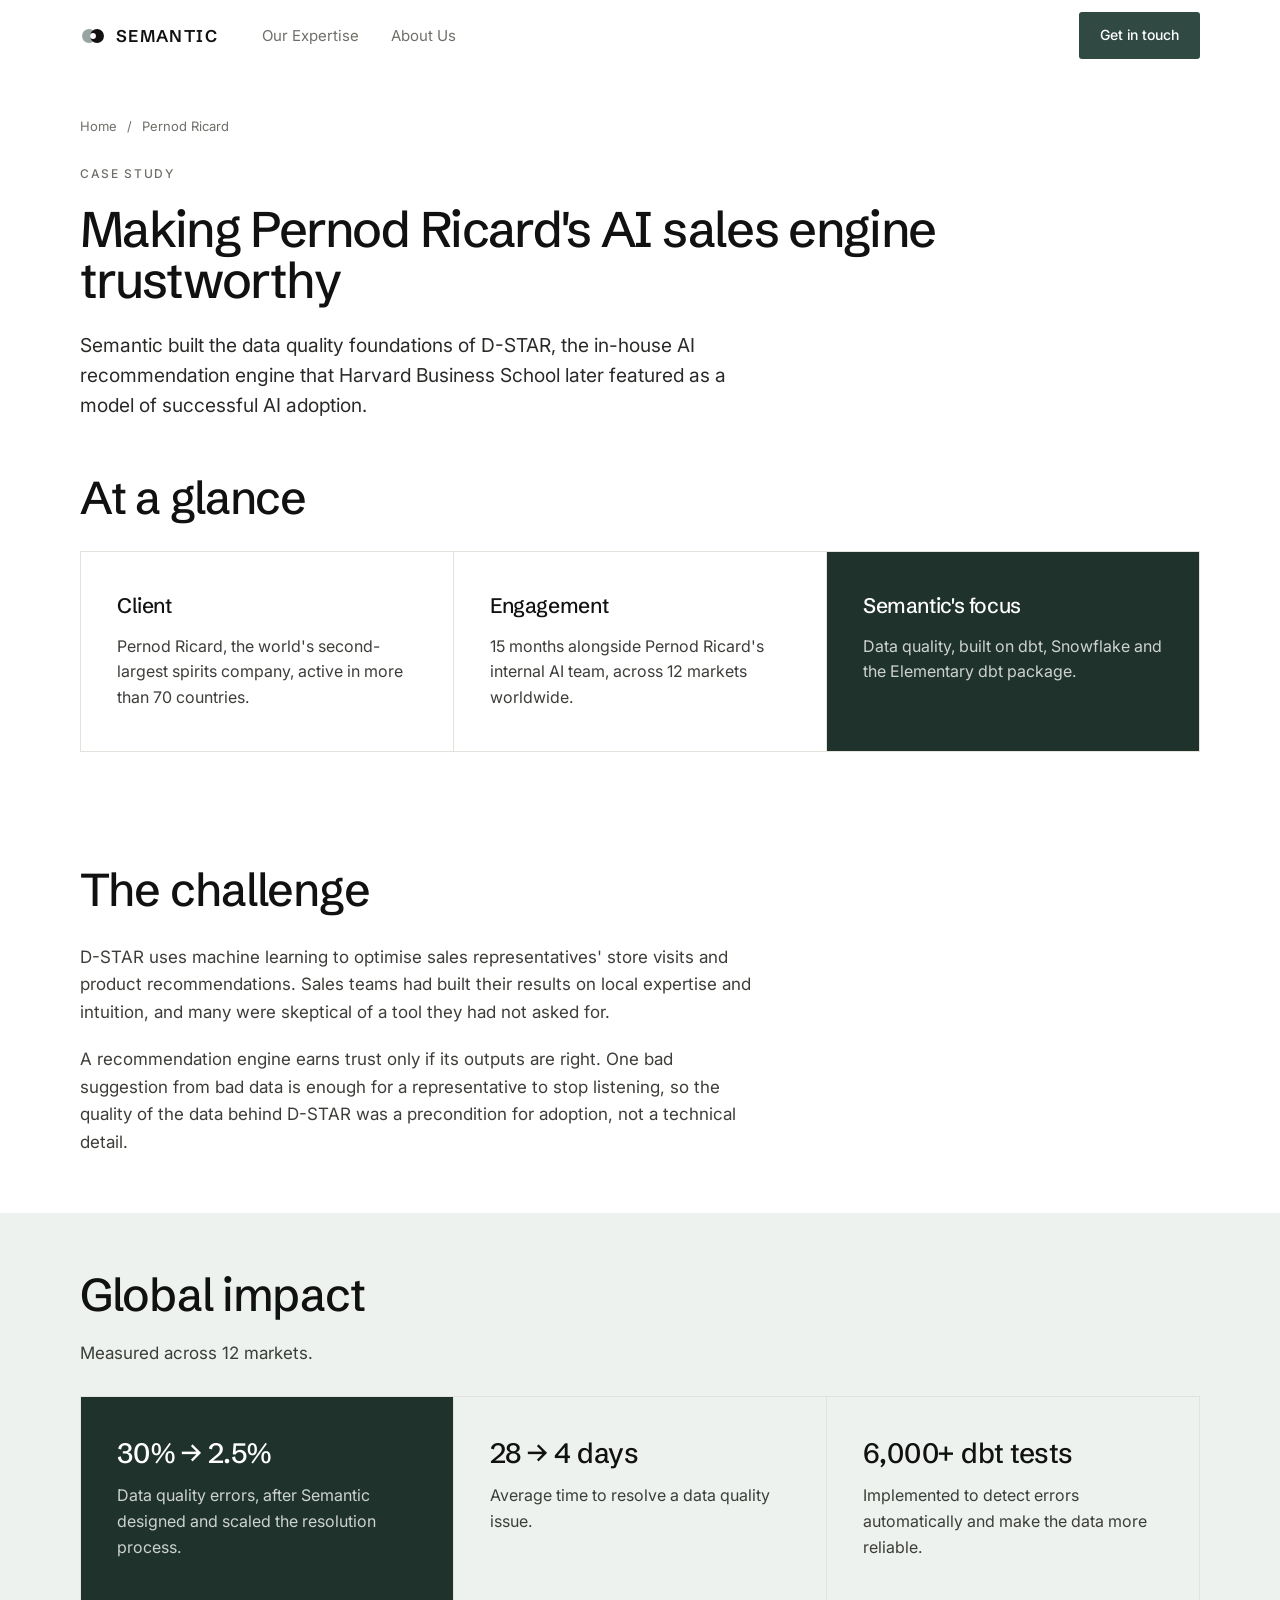
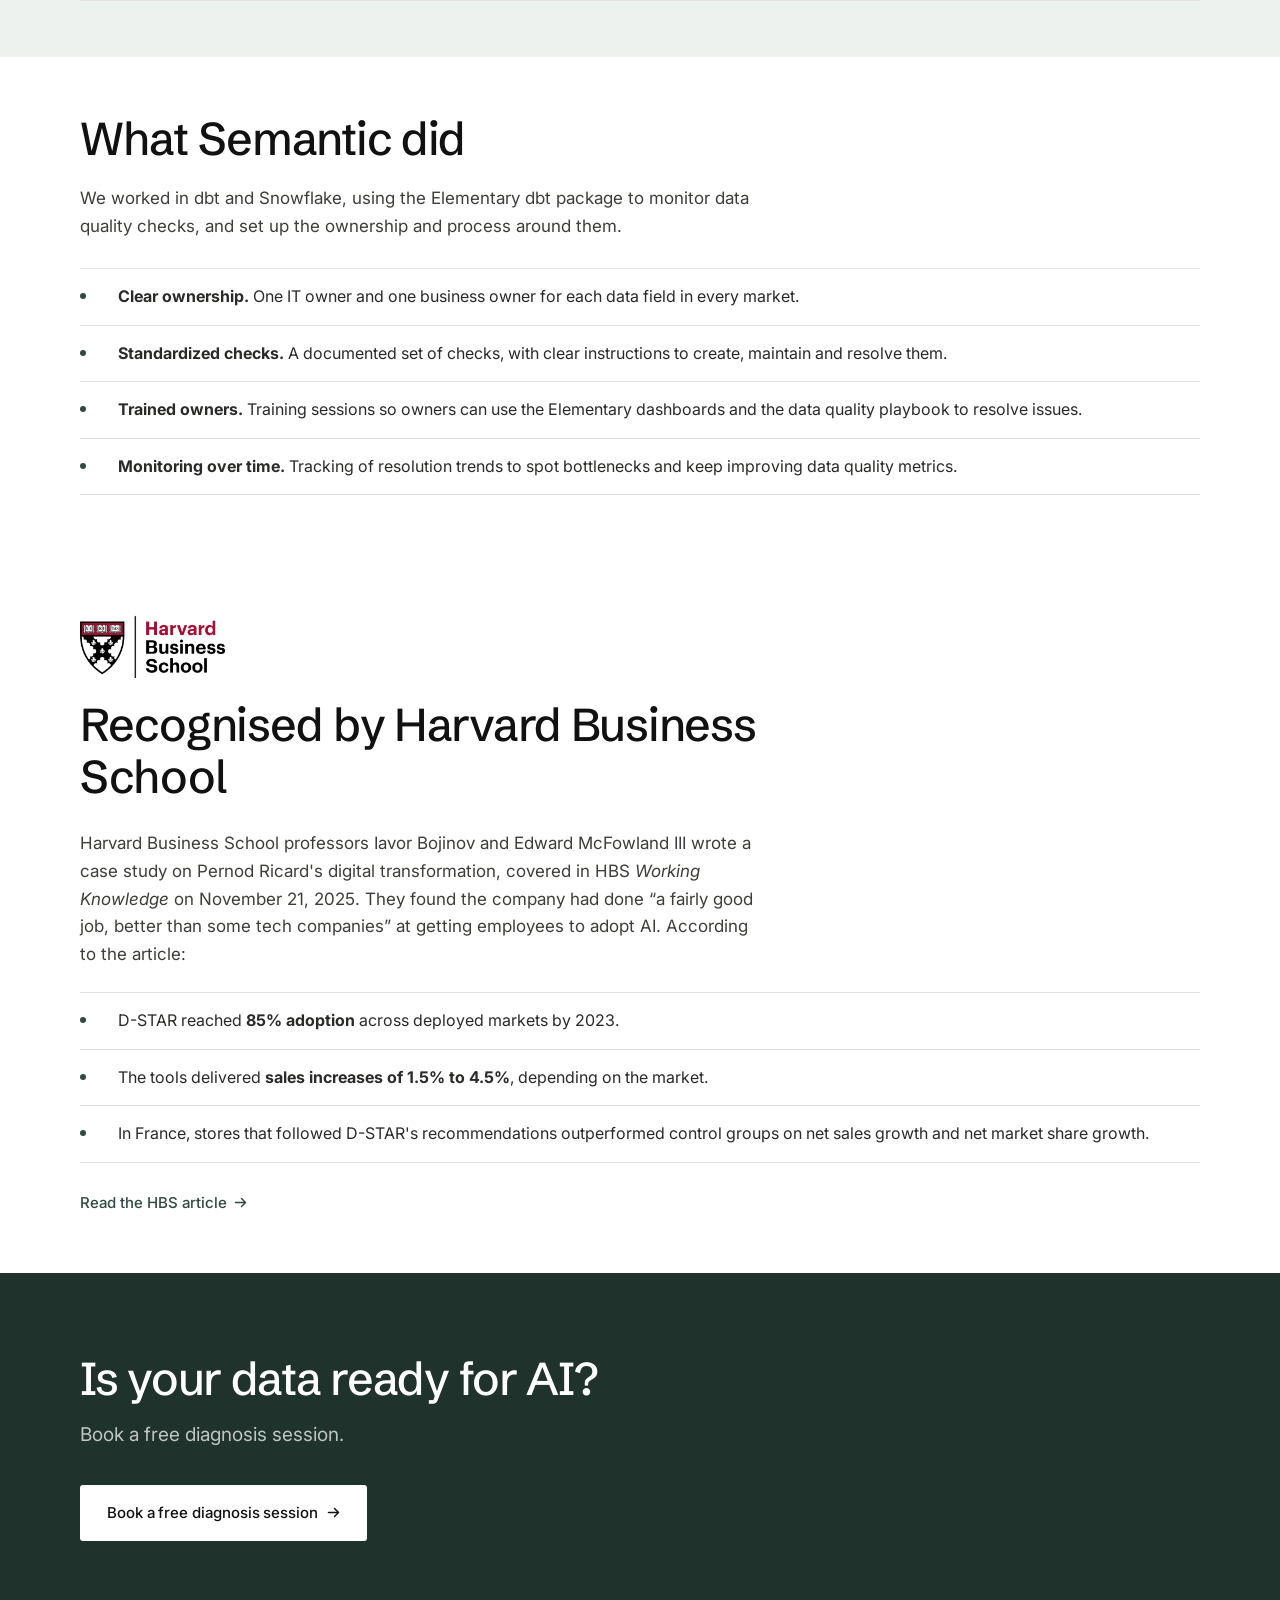
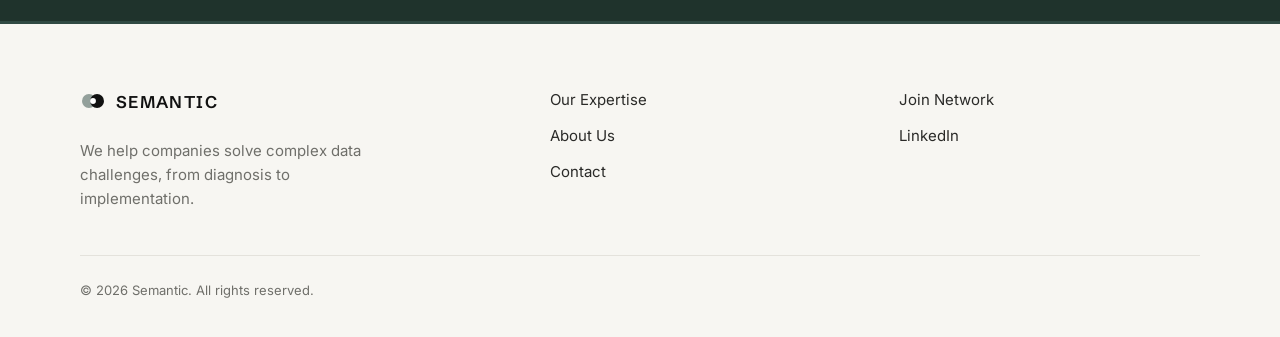
<file: work/pernod-ricard/index.html>
<!DOCTYPE html>
<html lang="en">
<head>
  <meta charset="UTF-8">
  <script>(function(w,d,s,l,i){w[l]=w[l]||[];w[l].push({'gtm.start':
  new Date().getTime(),event:'gtm.js'});var f=d.getElementsByTagName(s)[0],
  j=d.createElement(s),dl=l!='dataLayer'?'&l='+l:'';j.async=true;j.src=
  'https://www.googletagmanager.com/gtm.js?id='+i+dl;f.parentNode.insertBefore(j,f);
  })(window,document,'script','dataLayer','GTM-MPDV6PCG');</script>
  <meta name="viewport" content="width=device-width, initial-scale=1.0">
  <meta name="theme-color" content="#111111">

  <title>Pernod Ricard Case Study: Data Quality for AI | Semantic</title>
  <meta name="description" content="How Semantic cut data quality errors from 30% to 2.5% across 12 markets for Pernod Ricard's D-STAR AI sales engine, featured by Harvard Business School.">
  <link rel="canonical" href="https://www.workwithsemantic.com/work/pernod-ricard/">

  <meta property="og:type" content="website">
  <meta property="og:site_name" content="Semantic">
  <meta property="og:locale" content="en_US">
  <meta property="og:url" content="https://www.workwithsemantic.com/work/pernod-ricard/">
  <meta property="og:title" content="Pernod Ricard Case Study: Data Quality for AI | Semantic">
  <meta property="og:description" content="How Semantic cut data quality errors from 30% to 2.5% across 12 markets for Pernod Ricard's D-STAR AI sales engine, featured by Harvard Business School.">
  <meta property="og:image" content="https://www.workwithsemantic.com/og-image.png">
  <meta property="og:image:width" content="1200">
  <meta property="og:image:height" content="630">
  <meta property="og:image:alt" content="Semantic: senior data expertise, embedded in your team. Book a free diagnosis session.">
  <meta name="twitter:card" content="summary_large_image">
  <meta name="twitter:title" content="Pernod Ricard Case Study: Data Quality for AI | Semantic">
  <meta name="twitter:description" content="How Semantic cut data quality errors from 30% to 2.5% across 12 markets for Pernod Ricard's D-STAR AI sales engine, featured by Harvard Business School.">
  <meta name="twitter:image" content="https://www.workwithsemantic.com/og-image.png">

  <link rel="icon" href="/favicon.svg" type="image/svg+xml">
  <link rel="apple-touch-icon" href="/favicon.svg">

  <link rel="preconnect" href="https://fonts.googleapis.com">
  <link rel="preconnect" href="https://fonts.gstatic.com" crossorigin>
  <link href="https://fonts.googleapis.com/css2?family=Schibsted+Grotesk:wght@400;500;600&family=Inter:wght@400;500;600&display=swap" rel="stylesheet">
  <link rel="stylesheet" href="/style.css?v=3d5f190c">
  <script type="application/ld+json">
{
  "@context": "https://schema.org",
  "@graph": [
    {
      "@context": "https://schema.org",
      "@type": "Organization",
      "@id": "https://www.workwithsemantic.com/#organization",
      "name": "Semantic",
      "url": "https://www.workwithsemantic.com/",
      "logo": "https://www.workwithsemantic.com/favicon.svg",
      "slogan": "Senior data expertise, embedded in your team.",
      "description": "Semantic is a boutique data consultancy that helps companies solve complex data challenges, from diagnosis to implementation.",
      "founder": {
        "@type": "Person",
        "name": "Pierre Sarkis",
        "jobTitle": "Founder and Principal",
        "alumniOf": {
          "@type": "CollegeOrUniversity",
          "name": "HEC Paris"
        },
        "sameAs": "https://www.linkedin.com/company/semantic-data-consulting/"
      },
      "areaServed": [
        {
          "@type": "Place",
          "name": "Europe"
        },
        {
          "@type": "Place",
          "name": "United States"
        },
        {
          "@type": "Place",
          "name": "Middle East"
        }
      ],
      "knowsAbout": [
        "Data Quality",
        "Data Reliability",
        "Data Management",
        "Data Governance",
        "Data Migration",
        "Analytics",
        "Decision Support",
        "Data Engineering",
        "AI Readiness",
        "Business Intelligence",
        "Master Data Management"
      ]
    },
    {
      "@type": "WebSite",
      "@id": "https://www.workwithsemantic.com/#website",
      "url": "https://www.workwithsemantic.com/",
      "name": "Semantic",
      "publisher": {
        "@id": "https://www.workwithsemantic.com/#organization"
      },
      "inLanguage": "en"
    },
    {
      "@type": "WebPage",
      "@id": "https://www.workwithsemantic.com/work/pernod-ricard/#webpage",
      "url": "https://www.workwithsemantic.com/work/pernod-ricard/",
      "name": "Pernod Ricard case study | Semantic",
      "description": "Data quality tests, ownership and resolution processes behind D-STAR, the AI recommendation engine for Pernod Ricard sales teams.",
      "inLanguage": "en",
      "isPartOf": {
        "@id": "https://www.workwithsemantic.com/#website"
      },
      "about": {
        "@id": "https://www.workwithsemantic.com/#organization"
      }
    },
    {
      "@type": "BreadcrumbList",
      "itemListElement": [
        {
          "@type": "ListItem",
          "position": 1,
          "name": "Home",
          "item": "https://www.workwithsemantic.com/"
        },
        {
          "@type": "ListItem",
          "position": 2,
          "name": "Pernod Ricard Case Study",
          "item": "https://www.workwithsemantic.com/work/pernod-ricard/"
        }
      ]
    }
  ]
}
  </script>
</head>
<body>
<noscript><iframe src="https://www.googletagmanager.com/ns.html?id=GTM-MPDV6PCG"
height="0" width="0" style="display:none;visibility:hidden"></iframe></noscript>

<a class="skip-link" href="#main">Skip to content</a>

<nav class="nav" aria-label="Main">
  <div class="container nav-inner">
    <a class="nav-brand" href="/" aria-label="Semantic home"><svg width="26" height="26" viewBox="0 0 32 32" fill="none" aria-hidden="true"><circle cx="11" cy="16" r="8.5" fill="#304A43" opacity="0.5"/><circle cx="21" cy="16" r="8.5" fill="#111111"/><circle cx="16" cy="16" r="3.6" fill="#FFFFFF"/></svg>Semantic</a>

    <ul class="nav-links">
      <li><a class="nav-link" href="/what-we-do/">Our Expertise</a></li>
      <li><a class="nav-link" href="/about/">About Us</a></li>
    </ul>

    <div class="nav-spacer"></div>

    <a class="btn btn--primary nav-cta" href="/contact/">Get in touch</a>

    <button class="nav-toggle" id="navToggle" type="button" aria-label="Open navigation"
            aria-expanded="false" aria-controls="mobileMenu">
      <svg width="20" height="14" viewBox="0 0 20 14" fill="none" aria-hidden="true">
        <path d="M0 1h20M0 7h20M0 13h20" stroke="currentColor" stroke-width="1.5"/>
      </svg>
    </button>
  </div>
</nav>

<div class="mobile-menu" id="mobileMenu">
  <a href="/what-we-do/">Our Expertise</a>
  <a href="/about/">About Us</a>
  <a class="btn btn--primary" href="/contact/">Get in touch</a>
</div>

<main id="main">

  <div class="case">
  <section class="hero hero--page">
    <div class="container">
      <nav class="crumbs" aria-label="Breadcrumb">
        <a href="/">Home</a><span aria-hidden="true">/</span><span>Pernod Ricard</span>
      </nav>
      <p class="eyebrow">Case study</p>
      <h1 class="display" style="max-width:none;">Making Pernod Ricard's AI sales engine trustworthy</h1>
      <p class="lede">Semantic built the data quality foundations of D-STAR, the in-house AI
        recommendation engine that Harvard Business School later featured as a model of
        successful AI adoption.</p>
    </div>
  </section>

  <section class="section section--flush" aria-labelledby="glance-h">
    <div class="container">
      <h2 class="h-xl" id="glance-h">At a glance</h2>
      <div class="grid grid--3" style="margin-top:28px;">
        <div class="cell cell--text"><h3 class="h-md">Client</h3>
          <p class="body">Pernod Ricard, the world's second-largest spirits company, active in
            more than 70 countries.</p></div>
        <div class="cell cell--text"><h3 class="h-md">Engagement</h3>
          <p class="body">15 months alongside Pernod Ricard's internal AI team, across 12
            markets worldwide.</p></div>
        <div class="cell cell--text cell--accent"><h3 class="h-md">Semantic's focus</h3>
          <p class="body">Data quality, built on dbt, Snowflake and the Elementary dbt
            package.</p></div>
      </div>
    </div>
  </section>

  <section class="section" aria-labelledby="challenge-h">
    <div class="container">
      <div class="section-head">
        <h2 class="h-xl" id="challenge-h">The challenge</h2>
      </div>
      <p class="body">D-STAR uses machine learning to optimise sales representatives' store
        visits and product recommendations. Sales teams had built their results on local
        expertise and intuition, and many were skeptical of a tool they had not asked for.</p>
      <p class="body" style="margin-top:20px;">A recommendation engine earns trust only if its
        outputs are right. One bad suggestion from bad data is enough for a representative to
        stop listening, so the quality of the data behind D-STAR was a precondition for
        adoption, not a technical detail.</p>
    </div>
  </section>

  <section class="section section--mint" aria-labelledby="results-h">
    <div class="container">
      <div class="section-head">
        <h2 class="h-xl" id="results-h">Global impact</h2>
        <p class="body">Measured across 12 markets.</p>
      </div>
      <div class="grid grid--3">
        <div class="cell cell--text cell--stat cell--accent"><h3 class="h-md">30% &rarr; 2.5%</h3>
          <p class="body">Data quality errors, after Semantic designed and scaled the
            resolution process.</p></div>
        <div class="cell cell--text cell--stat"><h3 class="h-md">28 &rarr; 4 days</h3>
          <p class="body">Average time to resolve a data quality issue.</p></div>
        <div class="cell cell--text cell--stat"><h3 class="h-md">6,000+ dbt tests</h3>
          <p class="body">Implemented to detect errors automatically and make the data
            more reliable.</p></div>
      </div>
    </div>
  </section>

  <section class="section" aria-labelledby="impact-h">
    <div class="container">
      <div class="section-head">
        <h2 class="h-xl" id="impact-h">What Semantic did</h2>
        <p class="body">We worked in dbt and Snowflake, using the Elementary dbt package to
          monitor data quality checks, and set up the ownership and process around them.</p>
      </div>
      <ul class="points">
        <li><span><strong>Clear ownership.</strong> One IT owner and one business owner for
          each data field in every market.</span></li>
        <li><span><strong>Standardized checks.</strong> A documented set of checks, with clear
          instructions to create, maintain and resolve them.</span></li>
        <li><span><strong>Trained owners.</strong> Training sessions so owners can use the
          Elementary dashboards and the data quality playbook to resolve issues.</span></li>
        <li><span><strong>Monitoring over time.</strong> Tracking of resolution trends to
          spot bottlenecks and keep improving data quality metrics.</span></li>
      </ul>
    </div>
  </section>

  <section class="section" aria-labelledby="hbs-h">
    <div class="container">
      <img class="hbs-logo" src="/logos/HBS-styleguide-primary-logo-3.png" alt="Harvard Business School" width="2000" height="990" loading="lazy" decoding="async">
      <div class="section-head">
        <h2 class="h-xl" id="hbs-h">Recognised by Harvard Business School</h2>
      </div>
      <p class="body">Harvard Business School professors Iavor Bojinov and Edward McFowland III
        wrote a case study on Pernod Ricard's digital transformation, covered in HBS
        <em>Working Knowledge</em> on November 21, 2025. They found the company had done
        &ldquo;a fairly good job, better than some tech companies&rdquo; at getting employees
        to adopt AI. According to the article:</p>
      <ul class="points" style="margin-top:24px;">
        <li><span>D-STAR reached <strong>85% adoption</strong> across deployed markets by 2023.</span></li>
        <li><span>The tools delivered <strong>sales increases of 1.5% to 4.5%</strong>, depending on
          the market.</span></li>
        <li><span>In France, stores that followed D-STAR's recommendations outperformed control
          groups on net sales growth and net market share growth.</span></li>
      </ul>
      <a class="link" href="https://www.library.hbs.edu/working-knowledge/how-pernod-ricard-stirred-up-employee-enthusiasm-for-ai" rel="noopener" style="margin-top:28px;">Read the HBS article <svg width="13" height="13" viewBox="0 0 13 13" fill="none" aria-hidden="true"><path d="M1.5 6.5h10M7.5 2.5l4 4-4 4" stroke="currentColor" stroke-width="1.5" stroke-linecap="round" stroke-linejoin="round"/></svg></a>
    </div>
  </section>

  </div>


  <section class="cta-band">
    <div class="container">
      <h2>Is your data ready for AI?</h2>
      <p>Book a free diagnosis session.</p>
      <div class="actions">
        <a class="btn btn--light" href="/contact/">Book a free diagnosis session <svg width="13" height="13" viewBox="0 0 13 13" fill="none" aria-hidden="true"><path d="M1.5 6.5h10M7.5 2.5l4 4-4 4" stroke="currentColor" stroke-width="1.5" stroke-linecap="round" stroke-linejoin="round"/></svg></a>
      </div>
    </div>
  </section>

</main>

<footer class="footer">
  <div class="container">
    <div class="footer-top">
      <div>
        <a class="footer-brand" href="/" aria-label="Semantic home"><svg width="26" height="26" viewBox="0 0 32 32" fill="none" aria-hidden="true"><circle cx="11" cy="16" r="8.5" fill="#304A43" opacity="0.5"/><circle cx="21" cy="16" r="8.5" fill="#111111"/><circle cx="16" cy="16" r="3.6" fill="#FFFFFF"/></svg>Semantic</a>
        <p class="footer-tag">We help companies solve complex data challenges, from
          diagnosis to implementation.</p>
      </div>
      <div class="footer-col">
        <ul>
          <li><a href="/what-we-do/">Our Expertise</a></li>
          <li><a href="/about/">About Us</a></li>
          <li><a href="/contact/">Contact</a></li>
        </ul>
      </div>
      <div class="footer-col">
        <ul>
          <li><a href="/join-network/">Join Network</a></li>
          <li><a href="https://www.linkedin.com/company/semantic-data-consulting/" rel="noopener">LinkedIn</a></li>
        </ul>
      </div>
    </div>
    <div class="footer-bottom">
      <span>&copy; 2026 Semantic. All rights reserved.</span>
    </div>
  </div>
</footer>

<script src="/main.js?v=3c5e2ac1" defer></script>
</body>
</html>
</file>
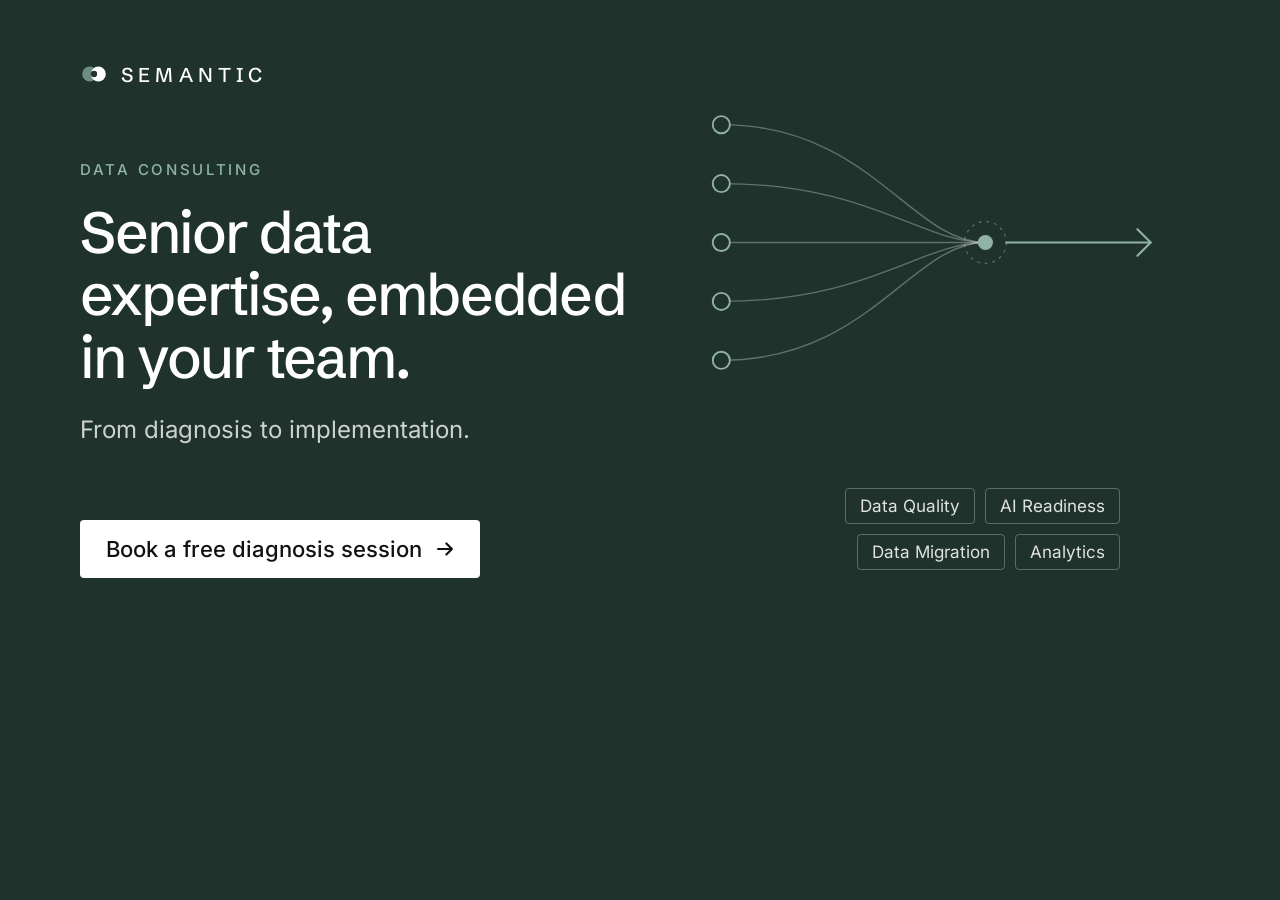
<file: tools/og-card.html>
<!DOCTYPE html>
<html lang="en">
<head>
<meta charset="utf-8">
<title>Semantic social card</title>
<!--
  Source for og-image.png, the default link preview (home page and any page
  without its own card). Render it at 1200x630. Headless Chromium viewports run
  short, so screenshot in a tall window and crop the top 1200x630:

    chromium --headless --hide-scrollbars --window-size=1200,800 \
      --screenshot=full.png file://$PWD/tools/og-card.html

  Fonts are inlined as base64 so the render never depends on Google Fonts.
-->
<style>
@font-face{font-family:'Inter';font-style:normal;font-weight:400;src:url([data-uri]) format('woff2');}
@font-face{font-family:'Inter';font-style:normal;font-weight:500;src:url([data-uri]) format('woff2');}
@font-face{font-family:'Schibsted Grotesk';font-style:normal;font-weight:500;src:url([data-uri]) format('woff2');}

  *{margin:0;padding:0;box-sizing:border-box}
  body{width:1200px;height:630px;background:#1F332C;color:#fff;
       font-family:'Inter',Helvetica,Arial,sans-serif;overflow:hidden;position:relative;
       display:flex;flex-direction:column;justify-content:space-between;
       padding:60px 80px 52px}
  .mark{display:flex;align-items:center;gap:13px;
        font-family:'Schibsted Grotesk',Helvetica,Arial,sans-serif;
        font-size:20px;font-weight:500;letter-spacing:.26em;text-transform:uppercase}
  .eyebrow{font-size:15px;font-weight:500;letter-spacing:.18em;text-transform:uppercase;
           color:#8FB3A5;margin-bottom:22px}
  h1{font-family:'Schibsted Grotesk',Helvetica,Arial,sans-serif;font-size:58px;
     line-height:1.08;letter-spacing:-.034em;font-weight:500}
  .sub{margin-top:24px;font-size:24px;line-height:1.5;color:rgba(255,255,255,.78);max-width:30ch}
  .cta{display:inline-flex;align-items:center;gap:14px;background:#fff;color:#111;
       font-size:22px;font-weight:500;padding:16px 26px;border-radius:4px}
  .plate{position:absolute;right:36px;top:100px;width:456px}
  .tags{position:absolute;right:80px;bottom:60px;width:340px;display:flex;flex-wrap:wrap;
        justify-content:flex-end;gap:10px}
  .tag{border:1px solid rgba(255,255,255,.28);color:rgba(255,255,255,.86);font-size:17px;
       padding:7px 14px;border-radius:4px}
</style>
</head>
<body>
  <div class="mark">
    <svg width="28" height="28" viewBox="0 0 32 32" fill="none" aria-hidden="true">
      <circle cx="11" cy="16" r="8.5" fill="#8FB3A5" opacity="0.7"/>
      <circle cx="21" cy="16" r="8.5" fill="#fff"/>
      <circle cx="16" cy="16" r="3.6" fill="#1F332C"/>
    </svg>
    Semantic
  </div>

  <!-- Many sources drawn into one point, and one line out of it. -->
  <svg class="plate" viewBox="0 0 480 300" fill="none" aria-hidden="true">
    <g stroke="rgba(255,255,255,.30)" stroke-width="1.4" stroke-linecap="round">
      <path d="M14 26C170 26 214 150 292 150"/>
      <path d="M14 88C170 88 224 150 292 150"/>
      <path d="M14 150h278"/>
      <path d="M14 212C170 212 224 150 292 150"/>
      <path d="M14 274C170 274 214 150 292 150"/>
    </g>
    <g fill="#1F332C" stroke="#8FB3A5" stroke-width="2">
      <circle cx="14" cy="26" r="9"/><circle cx="14" cy="88" r="9"/>
      <circle cx="14" cy="150" r="9"/><circle cx="14" cy="212" r="9"/>
      <circle cx="14" cy="274" r="9"/>
    </g>
    <circle cx="292" cy="150" r="22" stroke="rgba(255,255,255,.30)" stroke-width="1.2" stroke-dasharray="3 5"/>
    <circle cx="292" cy="150" r="8" fill="#8FB3A5"/>
    <path d="M314 150h152" stroke="#8FB3A5" stroke-width="2.2" stroke-linecap="round"/>
    <path d="M452 136l14 14-14 14" stroke="#8FB3A5" stroke-width="2.2" stroke-linecap="round" stroke-linejoin="round"/>
  </svg>

  <div>
    <p class="eyebrow">Data consulting</p>
    <h1>Senior data<br>expertise, embedded<br>in your team.</h1>
    <p class="sub">From diagnosis to implementation.</p>
  </div>

  <div>
    <span class="cta">Book a free diagnosis session
      <svg width="18" height="18" viewBox="0 0 13 13" fill="none"><path d="M1.5 6.5h10M7.5 2.5l4 4-4 4" stroke="#111" stroke-width="1.6" stroke-linecap="round" stroke-linejoin="round"/></svg></span>
  </div>

  <div class="tags">
    <span class="tag">Data Quality</span><span class="tag">AI Readiness</span>
    <span class="tag">Data Migration</span><span class="tag">Analytics</span>
  </div>
</body>
</html>
</file>
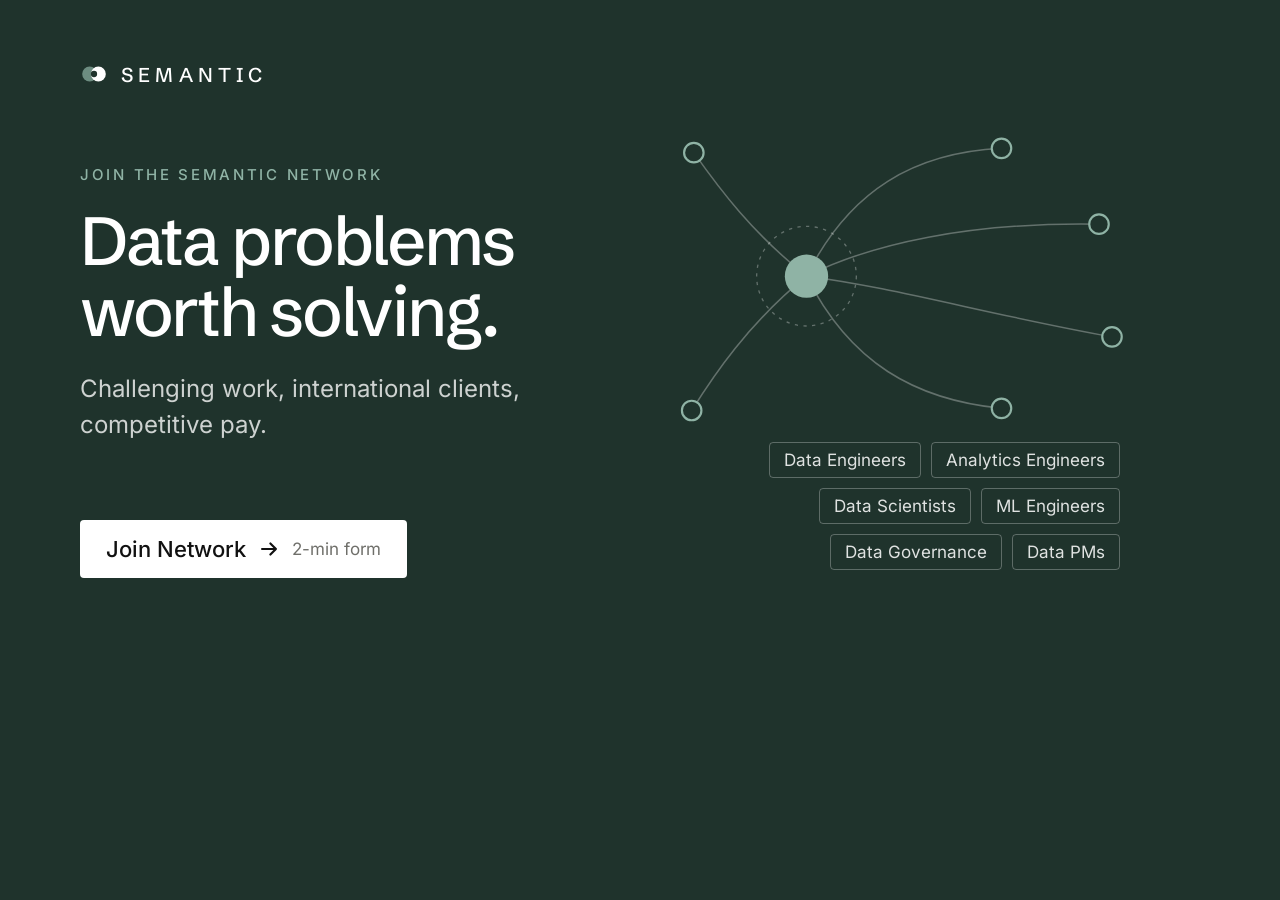
<file: tools/og-join-card.html>
<!DOCTYPE html>
<html lang="en">
<head>
<meta charset="utf-8">
<title>Semantic social card: Join Network</title>
<!--
  Source for og-join-network.png, the link preview for /join-network/.
  Render at exactly 1200x630 (same fonts as og-card.html, inlined):

    chromium --headless --hide-scrollbars --window-size=1200,800 \
      --screenshot=full.png file://$PWD/tools/og-join-card.html
    (headless viewports run short, so render tall, then crop to the top 1200x630)
-->
<style>
@font-face{font-family:'Inter';font-style:normal;font-weight:400;src:url([data-uri]) format('woff2');}
@font-face{font-family:'Inter';font-style:normal;font-weight:500;src:url([data-uri]) format('woff2');}
@font-face{font-family:'Schibsted Grotesk';font-style:normal;font-weight:500;src:url([data-uri]) format('woff2');}

  *{margin:0;padding:0;box-sizing:border-box}
  body{width:1200px;height:630px;background:#1F332C;color:#fff;
       font-family:'Inter',Helvetica,Arial,sans-serif;overflow:hidden;position:relative;
       display:flex;flex-direction:column;justify-content:space-between;
       padding:60px 80px 52px}
  .mark{display:flex;align-items:center;gap:13px;
        font-family:'Schibsted Grotesk',Helvetica,Arial,sans-serif;
        font-size:20px;font-weight:500;letter-spacing:.26em;text-transform:uppercase}
  .eyebrow{font-size:15px;font-weight:500;letter-spacing:.18em;text-transform:uppercase;
           color:#8FB3A5;margin-bottom:22px}
  h1{font-family:'Schibsted Grotesk',Helvetica,Arial,sans-serif;font-size:68px;
     line-height:1.04;letter-spacing:-.034em;font-weight:500;max-width:11.5ch}
  .sub{margin-top:24px;font-size:24px;line-height:1.5;color:rgba(255,255,255,.78);max-width:30ch}
  .cta{display:inline-flex;align-items:center;gap:14px;background:#fff;color:#111;
       font-size:22px;font-weight:500;padding:16px 26px;border-radius:4px}
  .cta small{font-size:17px;font-weight:400;color:#6F6F6A}
  .row{display:flex;align-items:center;gap:26px}
  .plate{position:absolute;right:36px;top:92px;width:520px}
  .tags{position:absolute;right:80px;bottom:60px;width:440px;display:flex;flex-wrap:wrap;
        justify-content:flex-end;gap:10px}
  .tag{border:1px solid rgba(255,255,255,.28);color:rgba(255,255,255,.86);font-size:17px;
       padding:7px 14px;border-radius:4px}
</style>
</head>
<body>
  <div class="mark">
    <svg width="28" height="28" viewBox="0 0 32 32" fill="none" aria-hidden="true">
      <circle cx="11" cy="16" r="8.5" fill="#8FB3A5" opacity="0.7"/>
      <circle cx="21" cy="16" r="8.5" fill="#fff"/>
      <circle cx="16" cy="16" r="3.6" fill="#1F332C"/>
    </svg>
    Semantic
  </div>

  <svg class="plate" viewBox="0 0 480 340" fill="none" aria-hidden="true">
    <g stroke="rgba(255,255,255,.30)" stroke-width="1.4" stroke-linecap="round">
      <path d="M150 170C190 90 250 56 330 52"/>
      <path d="M150 170C210 140 300 120 420 122"/>
      <path d="M150 170C230 180 320 206 432 226"/>
      <path d="M150 170C190 250 250 284 330 292"/>
      <path d="M150 170C100 130 70 90 46 56"/>
      <path d="M150 170C96 214 64 262 44 294"/>
    </g>
    <circle cx="150" cy="170" r="46" stroke="rgba(255,255,255,.30)" stroke-width="1.2" stroke-dasharray="3 5"/>
    <g fill="#1F332C" stroke="#8FB3A5" stroke-width="2">
      <circle cx="330" cy="52" r="9"/><circle cx="420" cy="122" r="9"/>
      <circle cx="432" cy="226" r="9"/><circle cx="330" cy="292" r="9"/>
      <circle cx="46" cy="56" r="9"/><circle cx="44" cy="294" r="9"/>
    </g>
    <circle cx="150" cy="170" r="20" fill="#8FB3A5"/>
  </svg>

  <div>
    <p class="eyebrow">Join the Semantic network</p>
    <h1>Data problems worth solving.</h1>
    <p class="sub">Challenging work, international clients, competitive pay.</p>
  </div>

  <div class="row">
    <span class="cta">Join Network <svg width="18" height="18" viewBox="0 0 13 13" fill="none"><path d="M1.5 6.5h10M7.5 2.5l4 4-4 4" stroke="#111" stroke-width="1.6" stroke-linecap="round" stroke-linejoin="round"/></svg> <small>2-min form</small></span>
  </div>

  <div class="tags">
    <span class="tag">Data Engineers</span><span class="tag">Analytics Engineers</span>
    <span class="tag">Data Scientists</span><span class="tag">ML Engineers</span>
    <span class="tag">Data Governance</span><span class="tag">Data PMs</span>
  </div>
</body>
</html>
</file>
<file: style.css>
/* ==========================================================================
   Semantic, workwithsemantic.com

   One stylesheet for the whole site. Design tokens live in :root; everything
   below is grouped by the component it styles, in roughly the order a page
   uses them. Responsive rules sit at the bottom in a small number of
   breakpoints rather than beside each component, so the mobile layout can be
   read in one place.
   ========================================================================== */

*, *::before, *::after { box-sizing: border-box; margin: 0; padding: 0; }

:root {
  /* Palette. Near-black on warm off-white, with one muted green used only for
     emphasis: links, hover states, the odd rule. Nothing else is coloured. */
  --ink:      #111111;
  --ink-soft: #2A2A28;
  /* Running copy. Softer than ink, but not the label grey. */
  --body:     #3D3D39;
  --muted:    #6F6F6A;
  --line:     #E4E2DC;
  --line-strong: #D3D0C8;
  --paper:    #F7F6F2;
  --white:    #FFFFFF;

  /* Brand green. --accent carries links and primary buttons, --accent-strong
     is its hover, --forest is the ground for dark bands (warmer and more
     branded than black), --mint is a soft tint for alternating sections. */
  --accent:        #304A43;
  --accent-strong: #3E6157;
  --forest:        #1F332C;
  --forest-line:   rgba(255,255,255,0.16);
  --mint:          #EDF2EE;
  --mint-line:     #DAE4DC;

  --font-display: 'Schibsted Grotesk', 'Helvetica Neue', Helvetica, Arial, sans-serif;
  --font-body:    'Inter', 'Helvetica Neue', Helvetica, Arial, sans-serif;

  --nav-h: 72px;
  --gutter: 40px;
  --maxw: 1200px;
  /* Deliberately small. Corners are a detail here, not a style. */
  --r: 3px;
  --section-y: 88px;
}

html { scroll-behavior: smooth; }

body {
  font-family: var(--font-body);
  background: var(--white);
  color: var(--ink);
  font-size: 17px;
  line-height: 1.6;
  -webkit-font-smoothing: antialiased;
  -moz-osx-font-smoothing: grayscale;
  overflow-x: hidden;
}

@media (prefers-reduced-motion: reduce) {
  html { scroll-behavior: auto; }
  *, *::before, *::after {
    animation-duration: 0.01ms !important;
    animation-iteration-count: 1 !important;
    transition-duration: 0.01ms !important;
  }
}

img { max-width: 100%; height: auto; display: block; }

::selection { background: var(--accent); color: var(--white); }

/* ── ACCESSIBILITY ───────────────────────────────────────────────────────── */

.skip-link {
  position: absolute;
  left: -9999px;
  top: 0;
  z-index: 2000;
  background: var(--ink);
  color: var(--white);
  padding: 12px 20px;
  font-size: 14px;
  text-decoration: none;
}
.skip-link:focus { left: 12px; top: 12px; }

:focus-visible {
  outline: 2px solid var(--accent);
  outline-offset: 3px;
}

.visually-hidden {
  position: absolute;
  width: 1px; height: 1px;
  padding: 0; margin: -1px;
  overflow: hidden;
  clip: rect(0 0 0 0);
  white-space: nowrap;
  border: 0;
}

/* ── LAYOUT ──────────────────────────────────────────────────────────────── */

.container {
  width: 100%;
  max-width: var(--maxw);
  margin: 0 auto;
  padding: 0 var(--gutter);
}

/* Narrower measure for running text: articles and single-column intros. Every
   block on an article page uses it, so the piece keeps one measure throughout. */
.container--narrow { max-width: 800px; }

.section { padding: var(--section-y) 0; }
.section--tight { padding: 88px 0; }
/* For a section directly under a hero, which has already opened the page. */
.section--flush { padding-top: 0; }
.section--paper { background: var(--paper); }
.section--ink { background: var(--forest); color: var(--white); }
.section--mint { background: var(--mint); }
.section--ruled { border-top: 1px solid var(--line); }

.stack > * + * { margin-top: 20px; }

/* ── TYPE ────────────────────────────────────────────────────────────────── */

h1, h2, h3, h4 {
  font-family: var(--font-display);
  font-weight: 500;
  letter-spacing: -0.02em;
  line-height: 1.12;
  color: inherit;
}

.display {
  font-size: clamp(38px, 5.4vw, 72px);
  line-height: 1.04;
  letter-spacing: -0.033em;
  font-weight: 500;
  max-width: 19ch;
}

.h-xl { font-size: clamp(32px, 4vw, 46px); letter-spacing: -0.028em; }
.h-lg { font-size: clamp(26px, 2.6vw, 34px); letter-spacing: -0.024em; line-height: 1.2; }
.h-md { font-size: 21px; letter-spacing: -0.018em; line-height: 1.3; }

.eyebrow {
  font-family: var(--font-body);
  font-size: 12px;
  font-weight: 500;
  letter-spacing: 0.14em;
  text-transform: uppercase;
  color: var(--muted);
  margin-bottom: 20px;
}
.section--ink .eyebrow { color: rgba(255,255,255,0.55); }

.lede {
  font-size: clamp(18px, 1.5vw, 21px);
  line-height: 1.55;
  color: var(--ink-soft);
  max-width: 58ch;
  font-weight: 400;
}
.section--ink .lede { color: rgba(255,255,255,0.78); }

.body { color: var(--body); font-size: 17px; line-height: 1.62; max-width: 62ch; }
.body--tight { font-size: 16px; }
.section--ink .body { color: rgba(255,255,255,0.66); }

a { color: inherit; }

.link {
  display: inline-flex;
  align-items: center;
  gap: 7px;
  font-size: 15px;
  font-weight: 500;
  color: var(--accent);
  text-decoration: none;
  border-bottom: 1px solid transparent;
  padding-bottom: 1px;
  transition: border-color 0.18s ease, gap 0.18s ease;
}
.link:hover { border-bottom-color: var(--accent); gap: 11px; }
.link svg { transition: transform 0.18s ease; }
.section--ink .link { color: #A8C9BC; }
.section--ink .link:hover { border-bottom-color: #A8C9BC; }

/* Section headers: an eyebrow, a heading, and optionally a paragraph. */
.section-head { max-width: 680px; margin-bottom: 48px; }

/* Eyebrow and heading on the left, the intro paragraph beside them, so a
   section opener fills its width instead of leaving half the row blank. */
.section-head--wide {
  max-width: none;
  display: grid;
  grid-template-columns: minmax(0, 1fr) minmax(0, 1fr);
  gap: 64px;
  align-items: end;
}
.section-head--wide .body { margin-top: 0; padding-bottom: 4px; }
.section-head .body { margin-top: 20px; }

/* ── BUTTONS ─────────────────────────────────────────────────────────────── */

.btn {
  display: inline-flex;
  align-items: center;
  justify-content: center;
  gap: 9px;
  font-family: var(--font-body);
  font-size: 15px;
  font-weight: 500;
  letter-spacing: -0.005em;
  padding: 15px 26px;
  border-radius: var(--r);
  border: 1px solid transparent;
  cursor: pointer;
  text-decoration: none;
  white-space: nowrap;
  transition: background 0.18s ease, color 0.18s ease, border-color 0.18s ease;
}

.btn--primary { background: var(--accent); color: var(--white); }
.btn--primary:hover { background: var(--accent-strong); }

.btn--ghost { background: transparent; color: var(--ink); border-color: var(--line-strong); }
.btn--ghost:hover { border-color: var(--ink); background: var(--white); }

.btn--light { background: var(--white); color: var(--ink); }
.btn--light:hover { background: var(--paper); }

.btn[disabled] { opacity: 0.55; cursor: default; }

.actions { display: flex; flex-wrap: wrap; gap: 12px; margin-top: 34px; }

/* ── NAVBAR ──────────────────────────────────────────────────────────────── */

.nav {
  position: sticky;
  top: 0;
  z-index: 1000;
  height: var(--nav-h);
  background: var(--white);
  border-bottom: 1px solid transparent;
  transition: border-color 0.2s ease, box-shadow 0.2s ease;
}
/* main.js sets this once the page has scrolled, so the bar only separates
   itself from the page when there is content behind it. */
.nav.is-scrolled { border-bottom-color: var(--line); }

.nav-inner {
  height: 100%;
  display: flex;
  align-items: center;
  gap: 44px;
}

.nav-brand {
  display: inline-flex;
  align-items: center;
  gap: 10px;
  text-decoration: none;
  color: var(--ink);
  font-family: var(--font-display);
  font-size: 17px;
  font-weight: 600;
  letter-spacing: 0.08em;
  text-transform: uppercase;
  flex-shrink: 0;
}
.nav-brand svg { flex-shrink: 0; }

.nav-links { display: flex; align-items: center; gap: 32px; list-style: none; }

.nav-link {
  font-size: 15px;
  font-weight: 400;
  color: var(--muted);
  text-decoration: none;
  padding: 6px 0;
  border-bottom: 1px solid transparent;
  transition: color 0.16s ease, border-color 0.16s ease;
}
.nav-link:hover { color: var(--ink); }
.nav-link[aria-current="page"] { color: var(--ink); border-bottom-color: var(--ink); }

/* Pushes the CTA to the far right while the links stay beside the wordmark. */
.nav-spacer { flex: 1; }

.nav-cta { padding: 11px 20px; font-size: 14px; }

.nav-toggle {
  display: none;
  background: none;
  border: 1px solid var(--line);
  border-radius: var(--r);
  width: 44px; height: 44px;
  align-items: center;
  justify-content: center;
  cursor: pointer;
  color: var(--ink);
}

.mobile-menu {
  display: none;
  position: fixed;
  top: var(--nav-h);
  left: 0; right: 0;
  background: var(--white);
  border-bottom: 1px solid var(--line);
  padding: 12px var(--gutter) 28px;
  z-index: 999;
}
.mobile-menu.is-open { display: block; }
.mobile-menu a {
  display: block;
  padding: 16px 0;
  font-family: var(--font-display);
  font-size: 20px;
  font-weight: 500;
  letter-spacing: -0.02em;
  text-decoration: none;
  color: var(--ink);
  border-bottom: 1px solid var(--line);
}
/* The generic menu-link rule above would otherwise win over the button's own
   colours (dark text on the dark green) and left-align its label. */
.mobile-menu a.btn {
  display: flex;
  width: 100%;
  margin-top: 24px;
  padding: 15px 26px;
  border-bottom: 0;
  font-family: var(--font-body);
  font-size: 15px;
  font-weight: 500;
  letter-spacing: -0.005em;
}
.mobile-menu a.btn--primary { color: var(--white); }
.mobile-menu a.btn--primary:hover { color: var(--white); }
/* Lifts the open menu off the page behind it. */
.mobile-menu { max-height: calc(100vh - var(--nav-h)); overflow-y: auto; box-shadow: 0 16px 32px rgba(17,17,17,0.10); }

/* ── HERO ────────────────────────────────────────────────────────────────── */

.hero { padding: clamp(56px, 7vw, 92px) 0 clamp(56px, 6vw, 80px); }
.hero .lede { margin-top: 24px; }

/* Lede and buttons under a full-width headline, held to a readable measure
   rather than running the whole width of the page. */
.hero-body { max-width: 62ch; }

/* Inner pages: a single column with a shorter measure. */
.hero--page { padding: clamp(28px, 3.4vw, 44px) 0 clamp(36px, 4vw, 52px); }
.hero--page .display { font-size: clamp(32px, 3.9vw, 52px); max-width: 16ch; }

/* Inner-page hero: headline left, intro beside it, so the right half is not
   blank and the first section still reaches the fold. */
.hero-cols {
  display: grid;
  grid-template-columns: minmax(0, 1fr) minmax(0, 0.85fr);
  gap: 64px;
  align-items: end;
}
.hero-cols .lede { margin-top: 0; padding-bottom: 6px; }

/* ── LINE PLATES ─────────────────────────────────────────────────────────── */
/* Section illustrations. Line work only, with no frame and no ground of their
   own: they sit directly on the section background so they read as drawing
   rather than as an embedded image or a UI card. */

.plate { width: 100%; height: auto; display: block; overflow: visible; }

/* A drawing beside a column of text. It is secondary to the copy, so it never
   takes the larger half, and it centres against the block. */
.with-plate {
  display: grid;
  grid-template-columns: minmax(0, 1fr) minmax(0, 0.72fr);
  gap: 72px;
  align-items: center;
}
.with-plate--lead { grid-template-columns: minmax(0, 0.72fr) minmax(0, 1fr); }
.with-plate--lead .plate-slot { order: -1; }

.plate-slot { min-width: 0; }

/* Hero illustration: the lines draw in, then dots flow toward the point. The dots are
   switched off for reduced motion. */
.plate .conv-draw {
  stroke-dasharray: 1;
  stroke-dashoffset: 0;
  animation: conv-draw 1.5s cubic-bezier(.3, .6, .3, 1) both;
  animation-delay: var(--d, 0s);
}
@keyframes conv-draw {
  0%   { stroke-dashoffset: 1; opacity: 0; }
  4%   { opacity: 1; }
  100% { stroke-dashoffset: 0; opacity: 1; }
}
.plate .conv-fade { animation: conv-fade 0.7s ease both; animation-delay: var(--d, 0s); }
@keyframes conv-fade { from { opacity: 0; } to { opacity: 1; } }
/* Our Expertise arch: it builds from the sides, then the keystone, carrying the
   mark, drops in last. Once, on load. */
.plate .ks-block { animation: ks-in 1.2s cubic-bezier(.2, .7, .3, 1) both; animation-delay: var(--d, 0s); }
.plate .ks-key { animation-name: ks-drop; animation-duration: 1.8s; }
@keyframes ks-in   { from { opacity: 0; transform: translateY(-16px); } to { opacity: 1; transform: none; } }
@keyframes ks-drop { 0% { opacity: 0; transform: translateY(-70px); } 55% { opacity: 1; transform: translateY(5px); } 100% { opacity: 1; transform: none; } }
@media (prefers-reduced-motion: reduce) {
  .plate .flow-dots { display: none; }
}

/* ── CLIENT STRIP ────────────────────────────────────────────────────────── */

.clients {
  padding: 36px 0;
  background: var(--paper);
  border-top: 1px solid var(--line);
  border-bottom: 1px solid var(--line);
}

.clients-label {
  font-size: 12px;
  letter-spacing: 0.14em;
  text-transform: uppercase;
  color: var(--muted);
  margin-bottom: 26px;
}

.client-logos {
  list-style: none;
  display: flex;
  align-items: center;
  flex-wrap: wrap;
  gap: 24px 56px;
}
/* A fixed row box per mark, so logos of different proportions share a baseline
   instead of floating at their own heights. */
.client-logos li {
  height: 44px;
  display: flex;
  align-items: center;
}

/* Sized by height so the marks share one optical scale; see logos/README.md.
   Full colour, always: these are the client's own marks and they are the most
   credible thing on the page. */
.client-logo {
  height: 26px;
  width: auto;
}

/* Stacked lockups look undersized at the shared height. */
.client-logo--tall { height: 40px; }
/* Solid dark lockups sit heavier than wordmarks at the shared weight. */
.client-logo--dense { height: 32px; }
/* Long wordmarks look oversized at it. */
.client-logo--wide { height: 17px; }

/* Case study page: sections sit closer together than the site default, so the
   page reads as one story rather than a stack of separate blocks. */
.case .section, .case .section--tight { padding: 56px 0; }
.case .section--flush { padding-top: 0; }
.case .section-head { margin-bottom: 28px; }
@media (max-width: 640px) {
  .case .section, .case .section--tight { padding: 40px 0; }
  .case .section--flush { padding-top: 0; }
}

/* Link to the Pernod Ricard case study, under the logos. Harvard crimson is
   used sparingly (tag, left rule) so the banner stands out from the
   logo row without fighting the site's green. */
.feature-banner {
  display: flex;
  align-items: center;
  flex-wrap: wrap;
  gap: 10px 24px;
  margin-top: 24px;
  padding: 12px 20px;
  border: 1px solid var(--line);
  border-left: 4px solid #A51C30;
  border-radius: 10px;
  background: #fff;
  color: var(--ink);
  text-decoration: none;
  transition: border-color 0.15s, box-shadow 0.15s;
}
.feature-banner:hover { border-color: var(--ink); border-left-color: #A51C30; box-shadow: 0 2px 14px rgba(0,0,0,0.06); }
.feature-banner-logo {
  height: 46px;
  width: auto;
  padding-right: 24px;
  border-right: 1px solid var(--line);
  box-sizing: content-box;
}
.hbs-logo { display: block; height: 72px; width: auto; margin: 0 0 20px; }
.feature-banner-body { flex: 1 1 300px; display: flex; flex-direction: column; gap: 6px; }
.feature-banner-tag {
  font-size: 12px;
  letter-spacing: 0.14em;
  text-transform: uppercase;
  font-weight: 600;
  color: #A51C30;
}
.feature-banner-text { font-size: 16px; line-height: 1.45; }
.feature-banner-cta {
  display: inline-flex;
  align-items: center;
  gap: 8px;
  font-weight: 500;
  font-size: 15px;
}
@media (max-width: 640px) {
  .feature-banner-logo { padding-right: 0; border-right: 0; height: 40px; }
}

/* ── CAPABILITY LIST ─────────────────────────────────────────────────────── */
/* Rules rather than cards. Each item is a single column: the title sits
   directly above its own description, sharing one left edge with it.

   These were two columns, title left and body right. Because the row's height
   is set by the body, the title ended up alone at the top of a half-width
   column with several hundred pixels of nothing under it, which read as a
   layout fault rather than as whitespace. */

.capabilities { border-top: 1px solid var(--line); }

.capability {
  padding: 26px 0;
  border-bottom: 1px solid var(--line);
}

.capability-head {
  display: flex;
  align-items: baseline;
  gap: 14px;
  margin-bottom: 10px;
}

/* Short bodies side by side, so a list of four does not become a column of
   four near-empty rows. */
.capabilities--2up {
  display: grid;
  grid-template-columns: repeat(2, minmax(0, 1fr));
  column-gap: 56px;
  border-top: 0;
}
.capabilities--2up .capability { border-top: 1px solid var(--line); border-bottom: 0; }

.capability-head { display: flex; align-items: baseline; gap: 16px; }

.capability-index {
  font-family: var(--font-display);
  font-size: 12px;
  font-weight: 500;
  color: var(--muted);
  font-variant-numeric: tabular-nums;
  flex-shrink: 0;
  padding-top: 2px;
}
.capability h3 { font-size: 21px; letter-spacing: -0.022em; }
.capability .body { font-size: 16px; max-width: 58ch; }
.capability .link { margin-top: 16px; }

/* ── GRID CARDS ──────────────────────────────────────────────────────────── */

.grid { display: grid; gap: 1px; background: var(--line); border: 1px solid var(--line); }
.grid--3 { grid-template-columns: repeat(3, minmax(0, 1fr)); }
.grid--4 { grid-template-columns: repeat(4, minmax(0, 1fr)); }
.grid--4 .cell { padding: 32px 26px 36px; }
.grid--5 { grid-template-columns: repeat(5, minmax(0, 1fr)); }
.grid--5 .cell { padding: 30px 22px 34px; }
.grid--5 .cell h3, .grid--4 .cell h3 { font-size: 18px; }

/* The highlighted card in a row: Semantic against the other two models. */
.cell--accent { background: var(--forest) !important; color: #fff; }
.cell--accent h3 { color: #fff; }
.cell--accent .body { color: rgba(255,255,255,0.78); }

.cell { background: var(--white); padding: 40px 36px; }
.section--paper .cell { background: var(--paper); }
.section--mint .cell { background: var(--mint); }
.cell h3 { margin-bottom: 14px; }
.cell .body { font-size: 16px; }
/* Text-only cards (no icon plate): a heading over its text, at every width. */
.cell--stat h3 { font-size: 28px; line-height: 1.15; white-space: nowrap; }
.cell-meta { display: block; margin-top: 10px; font-size: 14px; color: var(--muted); }
.cell-meta::before { content: 'Typical tools: '; }

/* ── PROCESS STEPS ───────────────────────────────────────────────────────── */

.steps { display: grid; grid-template-columns: repeat(4, minmax(0, 1fr)); gap: 0; }

.step {
  padding: 26px 28px 8px 0;
  border-top: 1px solid var(--line-strong);
}
.section--ink .step { border-top-color: var(--forest-line); }

.step .icon-plate { margin-bottom: 18px; }

.step-num {
  font-family: var(--font-display);
  font-size: 12px;
  font-weight: 500;
  letter-spacing: 0.08em;
  color: var(--muted);
  margin-bottom: 16px;
  font-variant-numeric: tabular-nums;
}
.section--ink .step-num { color: rgba(255,255,255,0.5); }

.step h3 { font-size: 19px; margin-bottom: 10px; }
.step .body { font-size: 15px; line-height: 1.6; }

/* ── SPLIT SECTION ───────────────────────────────────────────────────────── */
/* Heading on the left, running content on the right. */

.split {
  display: grid;
  grid-template-columns: minmax(0, 0.8fr) minmax(0, 1.2fr);
  gap: 64px;
  align-items: start;
}
.split--even { grid-template-columns: repeat(2, minmax(0, 1fr)); gap: 72px; align-items: center; }
/* Two equal columns whose contents start at the top rather than centring. */
.split--start { align-items: start; }

/* Contact: the form (right) takes 60% of the row, the intro (left) the rest. Below the stacking
   breakpoint the form is full width. */
.split--contact { grid-template-columns: minmax(0, 1fr) 60%; gap: 56px; align-items: start; }

/* A numbered or ticked list of short statements. */
.points { list-style: none; }
.points li {
  padding: 15px 0;
  border-top: 1px solid var(--line);
  font-size: 16px;
  line-height: 1.6;
  color: var(--ink-soft);
  display: grid;
  grid-template-columns: 22px 1fr;
  gap: 16px;
}
.points li:last-child { border-bottom: 1px solid var(--line); }
.points--2up {
  display: grid;
  grid-template-columns: repeat(2, minmax(0, 1fr));
  column-gap: 56px;
}
.points--2up li:last-child { border-bottom: 0; }
.points--2up li:nth-last-child(-n+2) { border-bottom: 1px solid var(--line); }
.points li::before {
  content: "";
  width: 6px; height: 6px;
  border-radius: 50%;
  background: var(--accent);
  margin-top: 9px;
}
.section--ink .points li { border-top-color: var(--forest-line); color: rgba(255,255,255,0.82); }
.section--ink .points li:last-child { border-bottom-color: var(--forest-line); }
.section--ink .points li::before { background: #8FB5A6; }

/* ── TECHNOLOGY ──────────────────────────────────────────────────────────── */
/* Understated on purpose. The tools are evidence that we can execute, not the
   thing being sold, so they sit as quiet tags rather than a logo wall. */

.tech-list {
  list-style: none;
  display: flex;
  flex-wrap: wrap;
  gap: 10px;
}

.tech {
  display: inline-flex;
  align-items: center;
  gap: 9px;
  padding: 9px 15px;
  border: 1px solid var(--line);
  border-radius: var(--r);
  background: var(--white);
  font-size: 14px;
  color: var(--ink-soft);
  transition: border-color 0.18s ease;
}
.tech:hover { border-color: var(--line-strong); }
.tech-logo {
  height: 16px;
  width: auto;
  flex-shrink: 0;
}

/* ── AREAS (What We Do) ──────────────────────────────────────────────────── */
/* One row per area: icon and title on the left, a short description and its
   four deliverables on the right. */

.areas { border-top: 1px solid var(--line-strong); }
.area {
  display: grid;
  grid-template-columns: minmax(0, 0.8fr) minmax(0, 1.2fr);
  gap: 48px;
  padding: 44px 0;
  border-bottom: 1px solid var(--line-strong);
  scroll-margin-top: 88px;
}
.area-head { display: flex; align-items: flex-start; gap: 18px; }
.area-head .icon-plate { width: 44px; height: 44px; margin: 0; flex-shrink: 0; }
.area-head h3 { margin-top: 8px; }
.area-list {
  list-style: none;
  display: grid;
  grid-template-columns: repeat(2, minmax(0, 1fr));
  gap: 10px 28px;
  margin-top: 22px;
}
.area-list li {
  position: relative;
  padding-left: 16px;
  font-size: 15px;
  line-height: 1.5;
  color: var(--muted);
}
.area-list li::before {
  content: '';
  position: absolute;
  left: 0; top: 10px;
  width: 8px; height: 1px;
  background: var(--line-strong);
}
a.tag { text-decoration: none; transition: border-color 0.16s ease; }
a.tag:hover { border-color: var(--ink); }

@media (max-width: 900px) {
  .area { grid-template-columns: 1fr; gap: 20px; padding: 32px 0; }
  .area-list { grid-template-columns: 1fr; }
}

/* ── CAPABILITY SUB-LIST ─────────────────────────────────────────────────── */
/* What an area concretely involves. Plain rows rather than chips: five of these
   down one page, boxed, would read as clutter. */

.capability-list {
  list-style: none;
  display: grid;
  grid-template-columns: repeat(2, minmax(0, 1fr));
  gap: 9px 32px;
  margin-top: 20px;
}
.capability-list li {
  position: relative;
  padding-left: 17px;
  font-size: 15px;
  line-height: 1.45;
  color: var(--muted);
}
.capability-list li::before {
  content: "";
  position: absolute;
  left: 0; top: 10px;
  width: 9px; height: 1px;
  background: var(--line-strong);
}

/* ── PLAIN TAG LIST ──────────────────────────────────────────────────────── */

.tags { list-style: none; display: flex; flex-wrap: wrap; gap: 10px; }
.tag {
  padding: 8px 14px;
  border: 1px solid var(--line);
  border-radius: var(--r);
  font-size: 14px;
  color: var(--ink-soft);
  background: var(--white);
}
.section--paper .tag, .section--mint .tag { background: var(--white); }

/* Role tags streaming left to right. The list is rendered twice and the track
   slides by exactly one copy, so the loop is seamless. The copy is aria-hidden. */
.marquee {
  overflow: hidden;
  -webkit-mask-image: linear-gradient(90deg, transparent, #000 6%, #000 94%, transparent);
          mask-image: linear-gradient(90deg, transparent, #000 6%, #000 94%, transparent);
}
.marquee-track {
  display: flex;
  width: max-content;
  animation: marquee-ltr 45s linear infinite;
}
.marquee .tags, .marquee .tech-list { flex-wrap: nowrap; flex-shrink: 0; }
/* The gap after the last item of each copy lives on the item itself, so the
   seam between the two copies is the same 10px as every other gap in every
   browser, and each copy has exactly the same width (the loop moves by half). */
.marquee li:last-child { margin-right: 10px; }
.marquee .tag, .marquee .tech { white-space: nowrap; }

@keyframes marquee-ltr {
  from { transform: translateX(-50%); }
  to   { transform: translateX(0); }
}

/* No motion: show the roles as a normal wrapped list, once. */
@media (prefers-reduced-motion: reduce) {
  .marquee { -webkit-mask-image: none; mask-image: none; }
  .marquee-track { animation: none; width: auto; }
  .marquee .tags, .marquee .tech-list { flex-wrap: wrap; }
  .marquee li:last-child { margin-right: 0; }
  .marquee [aria-hidden="true"] { display: none; }
}

/* ── EDITORIAL / INSIGHTS ────────────────────────────────────────────────── */

.article-meta {
  display: flex;
  align-items: center;
  gap: 12px;
  font-size: 12px;
  letter-spacing: 0.1em;
  text-transform: uppercase;
  color: var(--muted);
}
.article-meta span + span::before { content: "· "; margin-right: 10px; }

.featured {
  display: grid;
  grid-template-columns: minmax(0, 1fr) minmax(0, 1fr);
  gap: 64px;
  align-items: center;
  padding: 48px 0 60px;
  border-top: 1px solid var(--ink);
  border-bottom: 1px solid var(--line);
}
.featured h2 { font-size: clamp(28px, 3.2vw, 42px); margin: 20px 0 20px; letter-spacing: -0.028em; }
.featured .body { font-size: 17px; }
.featured .link { margin-top: 28px; }

.article-list { list-style: none; }

.article-item {
  display: grid;
  grid-template-columns: minmax(0, 0.42fr) minmax(0, 1fr);
  gap: 48px;
  padding: 36px 0;
  border-bottom: 1px solid var(--line);
  transition: background 0.2s ease;
}
.article-item:hover { background: var(--paper); }
/* Inside the narrow measure there is no room for the meta column beside the
   text, so those items stack. */
.container--narrow .article-item { grid-template-columns: 1fr; gap: 14px; }
.article-item h3 { font-size: 24px; letter-spacing: -0.024em; margin-bottom: 14px; }
.article-item h3 a { text-decoration: none; }
.article-item h3 a:hover { color: var(--accent); }
.article-item .body { font-size: 16px; }

/* Article body: a single narrow column of running text. */
.prose { max-width: 68ch; }
.prose h2 {
  font-size: 26px;
  letter-spacing: -0.022em;
  margin: 52px 0 18px;
}
.prose p { margin-bottom: 22px; color: var(--ink-soft); line-height: 1.72; }
.prose ul { margin: 0 0 24px 0; padding-left: 0; list-style: none; }
.prose ul li {
  position: relative;
  padding-left: 22px;
  margin-bottom: 12px;
  color: var(--ink-soft);
  line-height: 1.68;
}
.prose ul li::before {
  content: "";
  position: absolute;
  left: 0; top: 12px;
  width: 6px; height: 1px;
  background: var(--accent);
}
.prose blockquote {
  margin: 36px 0;
  padding-left: 24px;
  border-left: 2px solid var(--accent);
  font-family: var(--font-display);
  font-size: 21px;
  line-height: 1.45;
  letter-spacing: -0.018em;
  color: var(--ink);
}
.prose strong { font-weight: 600; color: var(--ink); }

/* ── BREADCRUMB ──────────────────────────────────────────────────────────── */

.crumbs {
  display: flex;
  gap: 10px;
  font-size: 13px;
  color: var(--muted);
  margin-bottom: 28px;
}
.crumbs a { text-decoration: none; }
.crumbs a:hover { color: var(--ink); }

/* ── FOUNDER ─────────────────────────────────────────────────────────────── */

.founder {
  display: grid;
  grid-template-columns: 210px minmax(0, 1fr);
  gap: 64px;
  align-items: start;
}

.founder-photo {
  width: 100%;
  aspect-ratio: 1 / 1;
  object-fit: cover;
  border-radius: 50%;
  background: var(--paper);
}

/* Monogram stands in if the photograph ever goes missing; main.js swaps it. */
.founder-photo--fallback {
  display: flex;
  align-items: center;
  justify-content: center;
  font-family: var(--font-display);
  font-size: 56px;
  font-weight: 500;
  color: var(--muted);
  border: 1px solid var(--line);
}

.founder-role {
  font-size: 13px;
  letter-spacing: 0.12em;
  text-transform: uppercase;
  color: var(--muted);
  margin: 10px 0 24px;
}

/* ── CREDIBILITY BAND ────────────────────────────────────────────────────── */

.credibility {
  display: grid;
  grid-template-columns: 148px minmax(0, 1fr);
  gap: 40px;
  align-items: start;
}
.credibility-photo {
  width: 148px;
  height: 148px;
  object-fit: cover;
  object-position: center 22%;
  border-radius: var(--r);
  background: var(--line);
}

/* ── FACT ROW ────────────────────────────────────────────────────────────── */

.facts { display: grid; grid-template-columns: repeat(3, minmax(0, 1fr)); gap: 32px; }
.facts--pair { grid-template-columns: repeat(2, minmax(0, 1fr)); max-width: 420px; }
.fact { border-top: 1px solid var(--line-strong); padding-top: 16px; }
.fact dt {
  font-size: 12px;
  letter-spacing: 0.12em;
  text-transform: uppercase;
  color: var(--muted);
  margin-bottom: 10px;
}
.fact dd { font-family: var(--font-display); font-size: 17px; letter-spacing: -0.01em; line-height: 1.35; }

/* Credential marks: where the founder worked and studied. Both are sized by
   height rather than width so a glyph and a wordmark share one optical scale,
   and both sit on the same baseline as a plain text fact.

   .fact-word is the stand-in for an institution whose logo we do not hold a
   file for. Drop the SVG into logos/ and swap the <span> for an <img
   class="fact-mark">; nothing else needs to change. */
.cred-row {
  display: flex;
  align-items: center;
  gap: 48px;
  max-width: 420px;
  border-top: 1px solid var(--line-strong);
  padding-top: 18px;
}
.cred-row .fact-mark { margin-top: 0; }

.fact-mark {
  height: 30px;
  width: auto;
  display: block;
  margin-top: 2px;
}

/* Stacked lockups, taller so their second line stays readable. Same
   specificity as .fact-mark, so it has to sit after it. */
.fact-mark--tall { height: 42px; margin-top: 0; }

.fact-word {
  display: block;
  font-family: var(--font-display);
  font-size: 18px;
  font-weight: 600;
  letter-spacing: 0.07em;
  text-transform: uppercase;
  line-height: 28px;
  color: var(--ink);
}

/* ── NOTE PANEL ──────────────────────────────────────────────────────────── */

.note {
  border: 1px solid var(--mint-line);
  border-left: 3px solid var(--accent);
  border-radius: var(--r);
  background: var(--mint);
  padding: 30px 34px;
}
.section--mint .note { background: var(--white); border-color: var(--line); }
.note h3 { margin-bottom: 12px; }
.note .body { font-size: 16px; }

/* ── CTA BAND ────────────────────────────────────────────────────────────── */

.cta-band { background: var(--forest); color: var(--white); padding: 80px 0; }
.cta-band h2 { font-size: clamp(30px, 3.8vw, 46px); letter-spacing: -0.028em; max-width: 20ch; }
.cta-band p { margin-top: 16px; color: rgba(255,255,255,0.72); font-size: 19px; }

/* ── FORM ────────────────────────────────────────────────────────────────── */

.form-panel {
  border: 1px solid var(--line);
  border-radius: var(--r);
  background: var(--white);
  padding: 44px;
}

.form-row { display: grid; grid-template-columns: repeat(2, minmax(0, 1fr)); gap: 20px; }

.field { margin-bottom: 22px; }
.field label {
  display: block;
  font-size: 14px;
  font-weight: 500;
  margin-bottom: 8px;
  color: var(--ink);
}
.field input,
.field select,
.field textarea {
  width: 100%;
  font-family: var(--font-body);
  font-size: 16px;
  color: var(--ink);
  background: var(--white);
  border: 1px solid var(--line-strong);
  border-radius: var(--r);
  padding: 13px 14px;
  transition: border-color 0.16s ease;
}
.field textarea { min-height: 132px; resize: vertical; line-height: 1.6; }
.field input:focus,
.field select:focus,
.field textarea:focus { outline: none; border-color: var(--accent); }
.field input::placeholder, .field textarea::placeholder { color: #A8A69F; }

/* appearance:none strips the native arrow, so put one back */
.field select {
  appearance: none;
  -webkit-appearance: none;
  background-image: url("data:image/svg+xml,%3Csvg xmlns='http://www.w3.org/2000/svg' width='12' height='8' viewBox='0 0 12 8' fill='none'%3E%3Cpath d='M1 1.5L6 6.5L11 1.5' stroke='%236F6F6A' stroke-width='1.4' stroke-linecap='round'/%3E%3C/svg%3E");
  background-repeat: no-repeat;
  background-position: right 14px center;
  padding-right: 38px;
}

.form-footnote { font-size: 13px; color: var(--muted); margin-top: 18px; line-height: 1.55; }

/* Honeypot. Off-screen rather than display:none, since some bots skip fields
   they cannot see rendered at all. */
.hp-field {
  position: absolute;
  left: -9999px;
  width: 1px; height: 1px;
  overflow: hidden;
}

.form-status {
  margin-top: 18px;
  font-size: 15px;
  line-height: 1.55;
  padding: 14px 16px;
  border-radius: var(--r);
  border: 1px solid var(--line);
  background: var(--paper);
}
.form-status[hidden] { display: none; }
.form-status--error { border-color: #C6584A; color: #8C3529; background: #FCF3F1; }

.form-success { text-align: left; }
.form-success h3 { margin-bottom: 12px; }

/* ── FOOTER ──────────────────────────────────────────────────────────────── */

.footer {
  background: var(--paper);
  color: var(--muted);
  padding: 64px 0 36px;
  font-size: 15px;
  border-top: 3px solid var(--accent);
}
/* Pages that end on a form rather than a dark band: the rule above the footer
   has nothing to sit against, so it is dropped (set in tools/build.py). */
.footer--plain { border-top: 0; }

.footer-top {
  display: grid;
  grid-template-columns: minmax(0, 1.4fr) repeat(2, minmax(0, 1fr));
  gap: 48px;
  padding-bottom: 44px;
  border-bottom: 1px solid var(--line);
}

.footer-brand {
  display: inline-flex;
  align-items: center;
  gap: 10px;
  color: var(--ink);
  text-decoration: none;
  font-family: var(--font-display);
  font-size: 17px;
  font-weight: 600;
  letter-spacing: 0.08em;
  text-transform: uppercase;
}
.footer-tag { margin-top: 18px; max-width: 34ch; line-height: 1.6; }

.footer-col h4 {
  font-family: var(--font-body);
  font-size: 12px;
  font-weight: 500;
  letter-spacing: 0.12em;
  text-transform: uppercase;
  color: var(--muted);
  margin-bottom: 18px;
}
.footer-col ul { list-style: none; }
.footer-col li { margin-bottom: 12px; }
.footer-col a { color: var(--ink-soft); text-decoration: none; transition: color 0.16s ease; }
.footer-col a:hover { color: var(--accent); }

.footer-bottom {
  padding-top: 24px;
  display: flex;
  justify-content: space-between;
  gap: 20px;
  flex-wrap: wrap;
  font-size: 13px;
  color: var(--muted);
}

/* ── RESPONSIVE ──────────────────────────────────────────────────────────── */

@media (max-width: 1040px) {
  :root { --section-y: 96px; --gutter: 32px; }

  .section-head--wide {
    grid-template-columns: 1fr;
    gap: 18px;
    align-items: start;
  }
  .section-head--wide .body { padding-bottom: 0; }
  .hero-cols { grid-template-columns: 1fr; gap: 22px; }
  .hero-cols .lede { padding-bottom: 0; }
  .split { grid-template-columns: 1fr; gap: 40px; }
  /* The drawing is decoration; below this width the copy needs the whole
     column, so it goes rather than shrinking to nothing. */
  .with-plate, .with-plate--lead { grid-template-columns: 1fr; gap: 40px; }
  .points--2up { grid-template-columns: 1fr; column-gap: 0; }
  .with-plate .plate-slot { max-width: 440px; margin: 0 auto; width: 100%; }
  .split--even, .split--contact { grid-template-columns: 1fr; gap: 40px; }
  /* Once the columns stack, the form should not sit below a screen and a half
     of explanation. */
  .contact-form-col { order: -1; margin-bottom: 48px; }
  .steps { grid-template-columns: repeat(2, minmax(0, 1fr)); column-gap: 32px; }
  .featured { grid-template-columns: 1fr; gap: 32px; }
  .grid--3, .grid--4, .grid--5 { grid-template-columns: repeat(2, minmax(0, 1fr)); }
  .founder { grid-template-columns: 170px minmax(0, 1fr); gap: 40px; }
  .footer-top { grid-template-columns: 1fr 1fr; }
}

@media (max-width: 900px) {
  .nav-links { display: none; }
  .nav-toggle { display: inline-flex; }
  .nav-inner { gap: 16px; }
  .nav-spacer { flex: 1; }
  .nav-cta { display: none; }

  .capability-list { grid-template-columns: 1fr; }
  .capabilities--2up { grid-template-columns: 1fr; column-gap: 0; }
  .article-item { grid-template-columns: 1fr; gap: 14px; }
  .article-item:hover { background: transparent; }
  .facts { grid-template-columns: 1fr; gap: 24px; }
}

@media (max-width: 640px) {
  :root { --section-y: 72px; --gutter: 20px; --nav-h: 64px; }

  body { font-size: 16px; }

  .display { font-size: clamp(31px, 8.4vw, 40px); max-width: none; }
  .hero--page .display { max-width: none; }
  .lede { font-size: 17px; }

  .grid--3, .grid--4, .grid--5 { grid-template-columns: 1fr; }
  /* Icon beside the text, so a stack of cards is half as tall. */
  .grid .cell {
    display: grid;
    grid-template-columns: 40px minmax(0, 1fr);
    column-gap: 18px;
    align-items: start;
    padding: 24px 20px;
  }
  .grid .cell .icon-plate { width: 40px; height: 40px; margin: 0; grid-row: 1 / span 2; }
  .grid .cell h3 { margin-bottom: 6px; }
  .grid .cell--text { display: block; }
  .grid .cell--text h3 { margin-bottom: 10px; }
  .section--compact { padding-bottom: 48px; }
  .hbs-logo { height: 56px; margin: 0 0 16px; }
  .cell { padding: 32px 24px; }
  .steps { grid-template-columns: 1fr; }
  .step { padding: 26px 0 30px; }
  .credibility { grid-template-columns: 1fr; gap: 22px; }
  .credibility-photo { width: 112px; height: 112px; }
  .founder { grid-template-columns: 1fr; gap: 28px; }
  .founder-photo { max-width: 160px; }
  .form-panel { padding: 26px 22px; }
  .form-row { grid-template-columns: 1fr; gap: 0; }
  .footer-top { grid-template-columns: 1fr; gap: 36px; }
  .client-logos { gap: 24px 36px; }
  .actions .btn { flex: 1 1 100%; }
  .note { padding: 24px 22px; }
  .prose blockquote { font-size: 19px; }
}

/* On touch screens :hover sticks after a tap, so neutralise the moving states */
@media (hover: none) {
  .capability:hover, .article-item:hover { background: transparent; }
  .link:hover { gap: 7px; }
}

/* Small line mark above a card heading. */
.icon-plate { width: 52px; height: 52px; display: block; margin-bottom: 22px; overflow: visible; }
</file>
